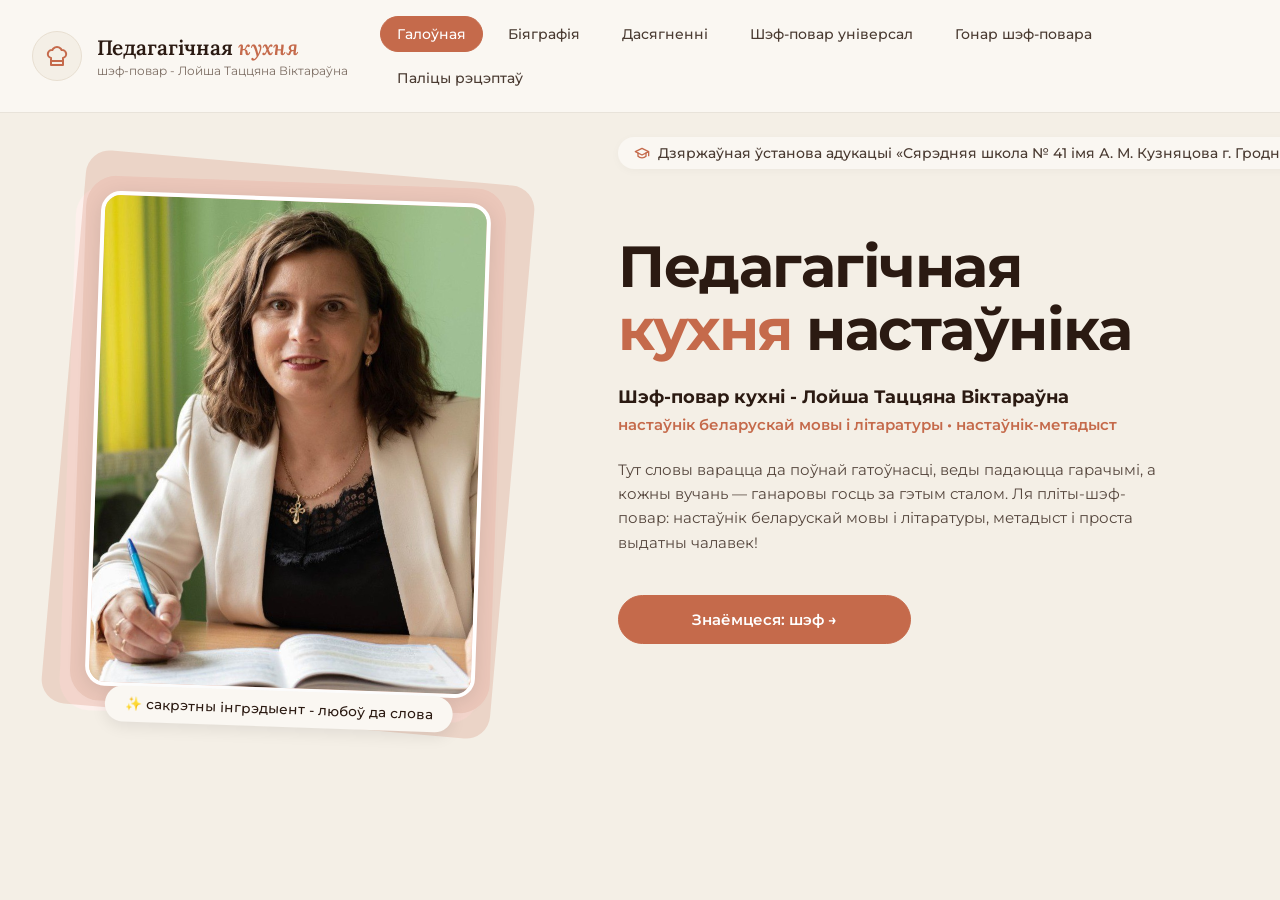
<file: index.html>
<!DOCTYPE html>
<html lang="be">

<head>
    <meta charset="UTF-8">
    <meta name="viewport" content="width=device-width, initial-scale=1.0">
    <title>Педагагічная кухня</title>
    <link rel="stylesheet" href="style.css">
</head>

<body>

    <div class="box">

        <!-- Шапка -->
        <header class="top">
            <div class="name">
                <!-- Блок логотипа и заголовка -->
                <div class="brand">
                    <div class="logo-icon">
                        <svg width="24" height="24" viewBox="0 0 24 24" fill="none" stroke="#c56a4b" stroke-width="2"
                            stroke-linecap="round" stroke-linejoin="round">
                            <path
                                d="M6 13.87A4 4 0 0 1 7.41 6a5.11 5.11 0 0 1 1.05-1.54 5 5 0 0 1 7.08 0A5.11 5.11 0 0 1 16.59 6 4 4 0 0 1 18 13.87V21H6Z">
                            </path>
                            <line x1="6" y1="17" x2="18" y2="17"></line>
                        </svg>
                    </div>
                    <div class="title-block">
                        <h1 class="main-title">Педагагічная <span class="red">кухня</span></h1>
                        <p class="subtitle">шэф-повар - Лойша Таццяна Віктараўна</p>
                    </div>
                </div>

                <!-- Навигационное меню -->
                <nav class="links">
                    <a href="index.html" class="active">Галоўная</a>
                    <a href="biography.html">Біяграфія</a>
                    <a href="achieve.html">Дасягненні</a>
                    <a href="nakirunki.html">Шэф-повар унiверсал</a>
                    <a href="students.html">Гонар шэф-повара</a>
                    <a href="library.html">Палiцы рэцэптаў</a>
                </nav>
            </div>
        </header>

        <!-- Левая зона с фото -->
        <div class="left">
            <div class="photo-wrap">
                <img src="img/teacher.jpg" alt="Фотография педагога" class="teacher">
                <div class="photo-badge">✨ сакрэтны інгрэдыент - любоў да слова</div>
            </div>
        </div>

        <!-- Правая зона с контентом -->
        <div class="right">

             <div class="school-badge">
                <svg width="16" height="16" viewBox="0 0 24 24" fill="none" stroke="#c56a4b" stroke-width="2"
                    stroke-linecap="round" stroke-linejoin="round">
                    <path d="M22 10v6M2 10l10-5 10 5-10 5z" />
                    <path d="M6 12v5c3 3 9 3 12 0v-5" />
                </svg>
                Дзяржаўная ўстанова адукацыі «Сярэдняя школа № 41 імя А. М. Кузняцова г. Гродна»
            </div>
<!-- 
            Плашка со школой
            <div class="school-badge"> -->
                <!-- <svg width="16" height="16" viewBox="0 0 24 24" fill="none" stroke="#c56a4b" stroke-width="2"
                    stroke-linecap="round" stroke-linejoin="round">
                    <path d="M22 10v6M2 10l10-5 10 5-10 5z" />
                    <path d="M6 12v5c3 3 9 3 12 0v-5" />
                </svg> -->
                <!-- «Сярэдняя школа № 41 імя А. М. Кузняцова г. Гродна»
            </div> -->

            <!-- Главный заголовок -->
            <h1 class="hero-title">
                Педагагічная<br>
                <span class="hero-red">кухня</span> настаўніка
            </h1>

            <!-- Подзаголовки -->
            <h2 class="hero-subtitle">Шэф-повар кухні - Лойша Таццяна Віктараўна</h2>
            <p class="hero-desc">настаўнік беларускай мовы i лiтаратуры • настаўнік-метадыст</p>

            <!-- Основной текст -->
            <p class="hero-text">
                Тут словы варацца да поўнай гатоўнасці, веды падаюцца гарачымі, а кожны вучань — ганаровы госць за гэтым
                сталом. Ля пліты-шэф-повар: настаўнік беларускай мовы і літаратуры, метадыст і проста выдатны чалавек!

            </p>

            <!-- Блок с кнопками (Сетка 2x2) -->
            <div class="hero-buttons">
                <!-- Первый ряд -->
                <a href="biography.html" class="btn btn-primary">Знаёмцеся: шэф &rarr;</a>

                <!-- <a href="achieve.html" class="btn btn-outline">
                    <svg width="18" height="18" viewBox="0 0 24 24" fill="none" stroke="currentColor" stroke-width="2"
                        stroke-linecap="round" stroke-linejoin="round">
                        <path d="M12 2v20M17 5H9.5a3.5 3.5 0 0 0 0 7h5a3.5 3.5 0 0 1 0 7H6" />
                    </svg>
                    Рецепты успеха
                </a>

                Второй ряд
                <a href="students.html" class="btn btn-outline">
                    <svg width="18" height="18" viewBox="0 0 24 24" fill="none" stroke="currentColor" stroke-width="2"
                        stroke-linecap="round" stroke-linejoin="round">
                        <path d="M3 2v7c0 1.1.9 2 2 2h4a2 2 0 0 0 2-2V2" />
                        <path d="M7 2v20" />
                        <path d="M21 15V2v0a5 5 0 0 0-5 5v6c0 1.1.9 2 2 2h3Zm0 0v7" />
                    </svg>
                    Фирменные блюда
                </a>

                <a href="#" class="btn btn-outline">
                    <svg width="18" height="18" viewBox="0 0 24 24" fill="none" stroke="currentColor" stroke-width="2"
                        stroke-linecap="round" stroke-linejoin="round">
                        <path d="M4 19.5A2.5 2.5 0 0 1 6.5 17H20" />
                        <path d="M6.5 2H20v20H6.5A2.5 2.5 0 0 1 4 19.5v-15A2.5 2.5 0 0 1 6.5 2z" />
                    </svg>
                    Полки рецептов
                </a>
            </div> -->

            </div>

        </div>
        <script src="script.js"></script>
</body>

</html>
</file>
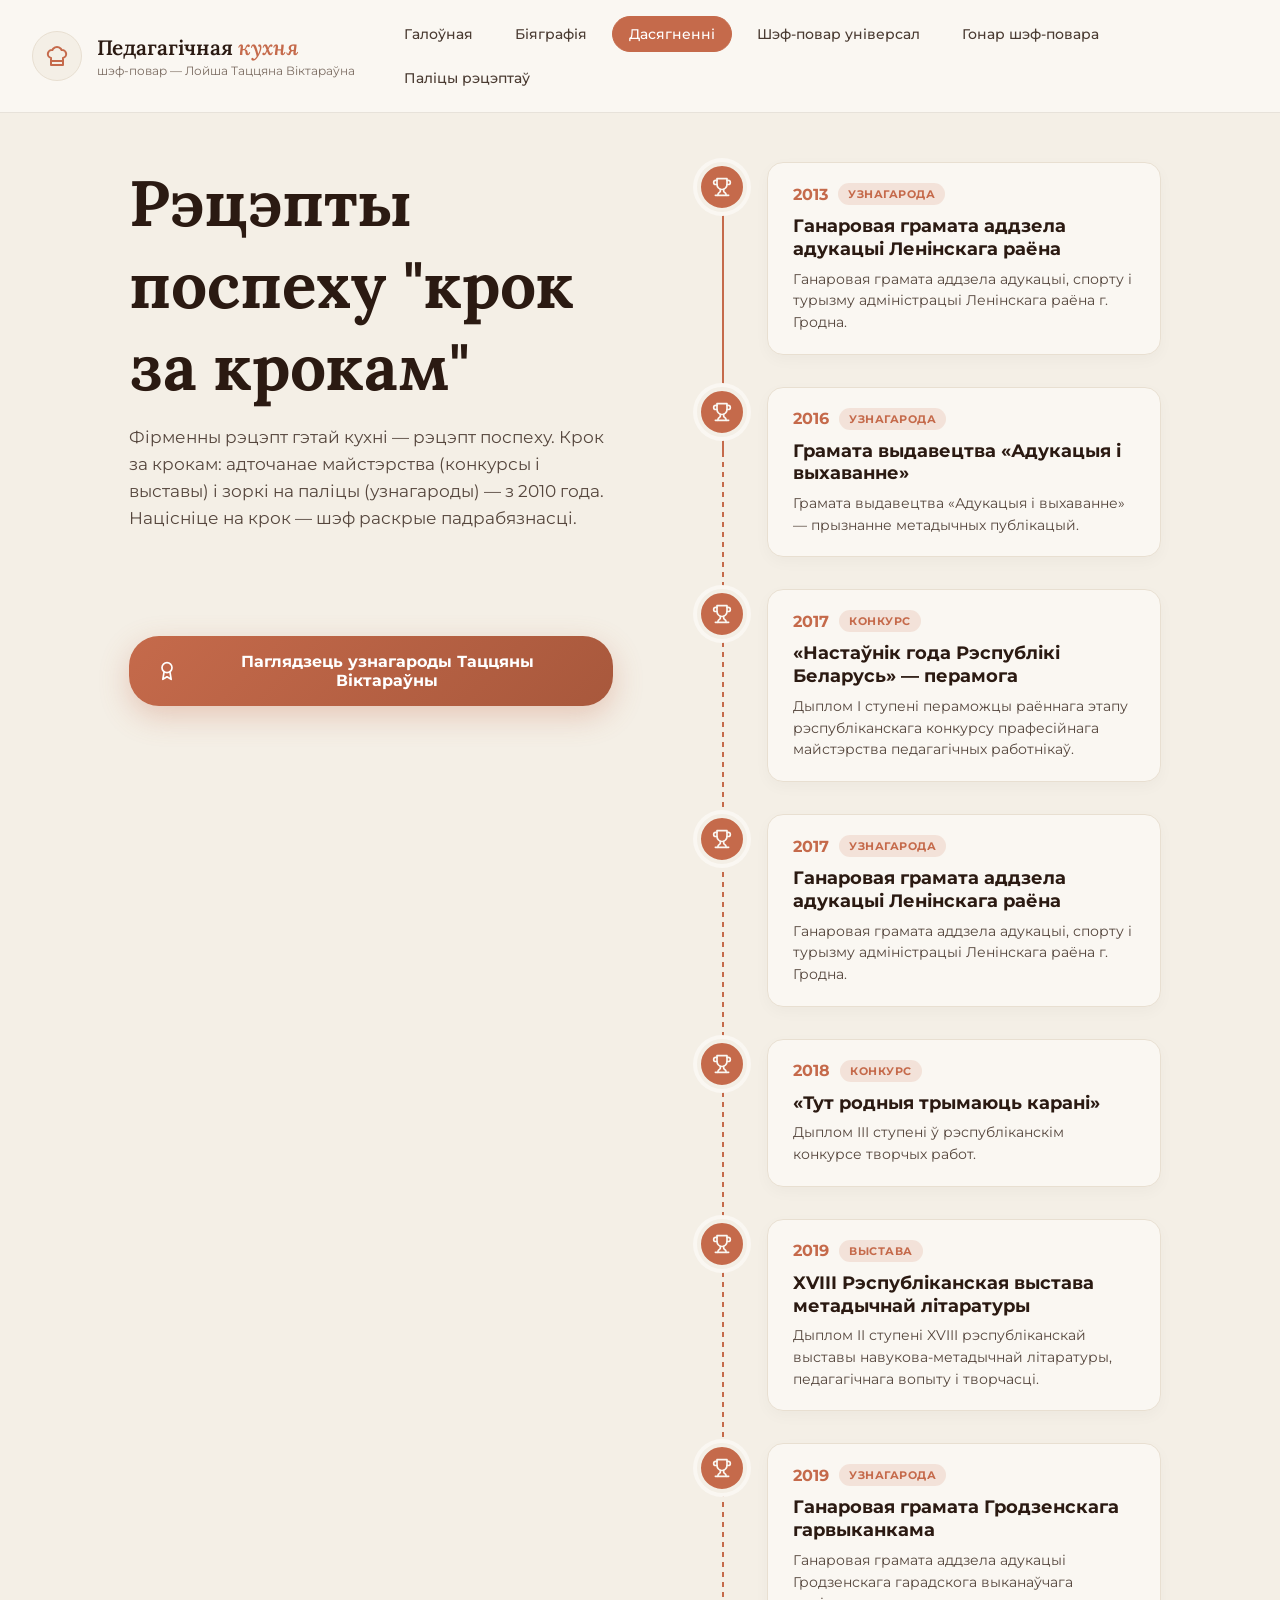
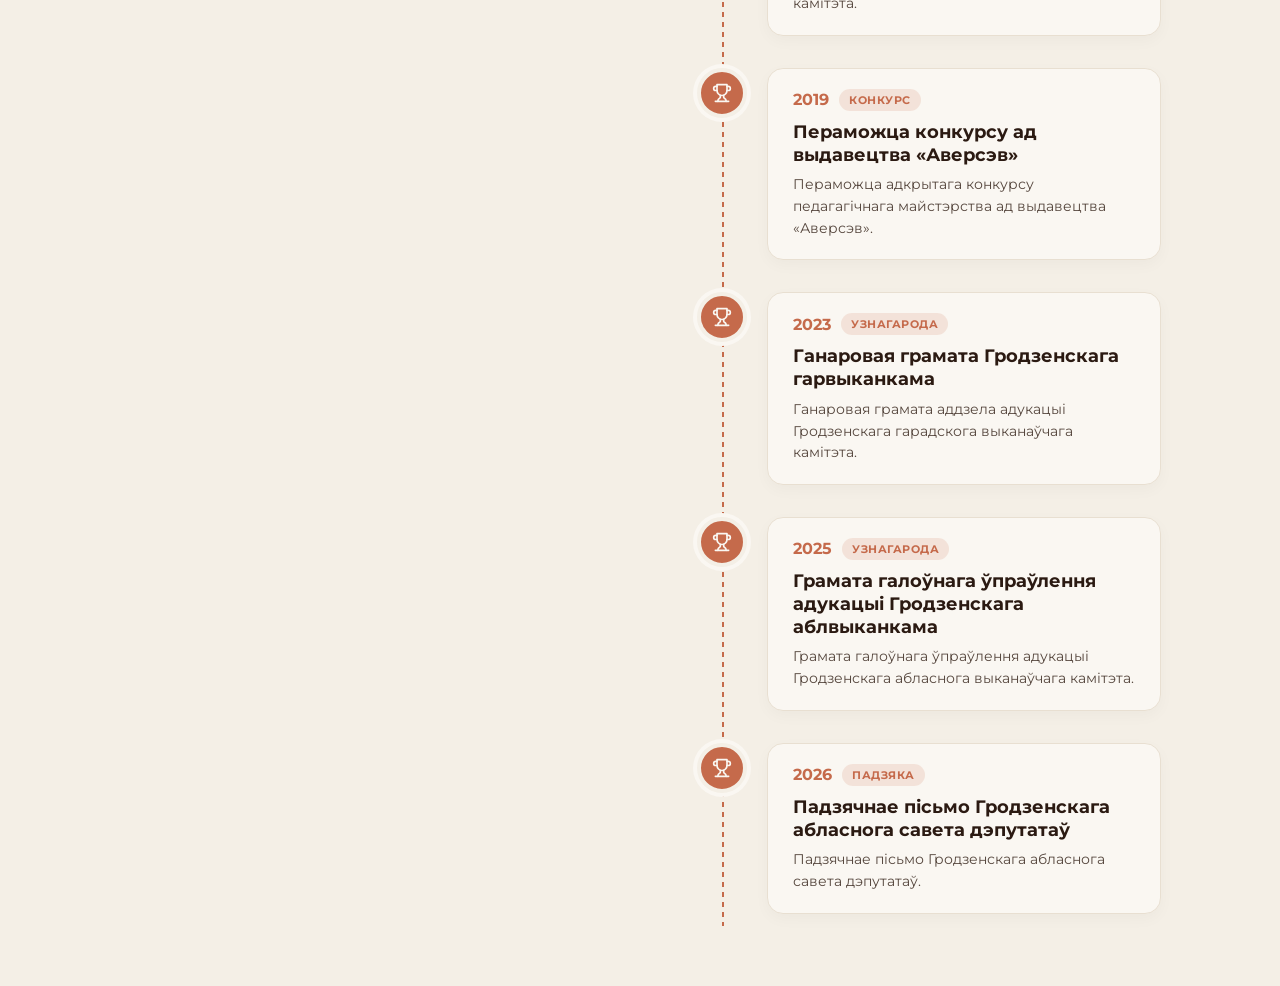
<file: achieve.html>
<!DOCTYPE html>
<html lang="be">

<head>
    <meta charset="UTF-8">
    <meta name="viewport" content="width=device-width, initial-scale=1.0">
    <title>Дасягненні — Педагагічная кухня</title>
    <link rel="stylesheet" href="style.css">
</head>

<body>
    <div class="box">
        <!-- Шапка -->
        <header class="top">
            <div class="name">
                <a href="index.html" class="brand-link">
                    <div class="brand">
                        <div class="logo-icon">
                            <svg width="24" height="24" viewBox="0 0 24 24" fill="none" stroke="#c56a4b"
                                stroke-width="2" stroke-linecap="round" stroke-linejoin="round">
                                <path
                                    d="M6 13.87A4 4 0 0 1 7.41 6a5.11 5.11 0 0 1 1.05-1.54 5 5 0 0 1 7.08 0A5.11 5.11 0 0 1 16.59 6 4 4 0 0 1 18 13.87V21H6Z">
                                </path>
                                <line x1="6" y1="17" x2="18" y2="17"></line>
                            </svg>
                        </div>
                        <div class="title-block">
                            <h1 class="main-title">Педагагічная <span class="red">кухня</span></h1>
                            <p class="subtitle">шэф-повар — Лойша Таццяна Віктараўна</p>
                        </div>
                    </div>
                </a>

                <nav class="links">
                    <a href="index.html">Галоўная</a>
                    <a href="biography.html">Біяграфія</a>
                    <a href="achieve.html" class="active">Дасягненні</a>
                    <a href="nakirunki.html">Шэф-повар унiверсал</a>
                    <a href="students.html">Гонар шэф-повара</a>
                    <a href="library.html">Палiцы рэцэптаў</a>
                </nav>
            </div>
        </header>

        <main class="achieve-main">

            <!-- Левая калонка -->
            <div class="achieve-left">
                <div class="bio-header" style="text-align: left; margin-bottom: 2rem;">
                    <h1 class="bio-title">Рэцэпты поспеху "крок за крокам"</h1>
                    <div class="bio-intro">
                        <p>Фірменны рэцэпт гэтай кухні — рэцэпт поспеху. Крок за крокам: адточанае майстэрства (конкурсы і
                            выставы) і зоркі на паліцы (узнагароды) — з 2010 года. Націсніце на крок — шэф раскрые
                            падрабязнасці.</p>
                    </div>
                </div>

                <!-- Кнопкі фільтрацыі -->
                <!-- <div class="filter-buttons">
                    <button class="filter-btn active" data-filter="all">Усе крокі</button>
                    <button class="filter-btn" data-filter="award">Зоркі · узнагароды</button>
                    <button class="filter-btn" data-filter="contest">Майстэрства · конкурсы</button>
                </div> -->

                <!-- Кнопка адкрыцця галерэі ўзнагарод -->
                <button class="achieve-open-btn" id="openAchieveGallery">
                    <svg width="20" height="20" viewBox="0 0 24 24" fill="none" stroke="currentColor" stroke-width="2" stroke-linecap="round" stroke-linejoin="round">
                        <circle cx="12" cy="8" r="6"></circle>
                        <path d="M15.477 12.89 17 22l-5-3-5 3 1.523-9.11"></path>
                    </svg>
                    Паглядзець узнагароды Таццяны Віктараўны
                </button>
            </div>

            <!-- Правая калонка (Таймлайн) -->
            <div class="achieve-right">

                <!-- Лініі для анімацыі -->
                <div class="timeline-line-bg"></div>
                <div class="timeline-line-active"></div>

                <div class="vertical-timeline">

                    <!-- 2013 -->
                    <div class="vt-item" data-type="award">
                        <div class="vt-icon">
                            <svg width="20" height="20" viewBox="0 0 24 24" fill="none" stroke="#faf7f2"
                                stroke-width="2" stroke-linecap="round" stroke-linejoin="round">
                                <path d="M6 9H4.5a2.5 2.5 0 0 1 0-5H6" />
                                <path d="M18 9h1.5a2.5 2.5 0 0 0 0-5H18" />
                                <path d="M4 22h16" />
                                <path d="M10 14.66V17c0 .55-.47.98-.97 1.21C7.85 18.75 7 20.24 7 22" />
                                <path d="M14 14.66V17c0 .55.47.98.97 1.21C16.15 18.75 17 20.24 17 22" />
                                <path d="M18 2H6v7a6 6 0 0 0 12 0V2Z" />
                            </svg>
                        </div>
                        <div class="vt-card">
                            <div class="vt-header">
                                <span class="vt-year">2013</span>
                                <span class="vt-tag">УЗНАГАРОДА</span>
                            </div>
                            <h3 class="vt-title">Ганаровая грамата аддзела адукацыі Ленінскага раёна</h3>
                            <p class="vt-text">Ганаровая грамата аддзела адукацыі, спорту і турызму адміністрацыі
                                Ленінскага раёна г. Гродна.</p>
                            <div class="vt-extra-text">
                                <p>Першая зорка на паліцы: раённае ўпраўленне адукацыі паспрабавала «страву» маладога
                                    педагога і пакінула першы захапляльны водгук.</p>
                            </div>
                        </div>
                    </div>

                    <!-- 2016 -->
                    <div class="vt-item" data-type="award">
                        <div class="vt-icon">
                            <svg width="20" height="20" viewBox="0 0 24 24" fill="none" stroke="#faf7f2"
                                stroke-width="2" stroke-linecap="round" stroke-linejoin="round">
                                <path d="M6 9H4.5a2.5 2.5 0 0 1 0-5H6" />
                                <path d="M18 9h1.5a2.5 2.5 0 0 0 0-5H18" />
                                <path d="M4 22h16" />
                                <path d="M10 14.66V17c0 .55-.47.98-.97 1.21C7.85 18.75 7 20.24 7 22" />
                                <path d="M14 14.66V17c0 .55.47.98.97 1.21C16.15 18.75 17 20.24 17 22" />
                                <path d="M18 2H6v7a6 6 0 0 0 12 0V2Z" />
                            </svg>
                        </div>
                        <div class="vt-card">
                            <div class="vt-header">
                                <span class="vt-year">2016</span>
                                <span class="vt-tag">УЗНАГАРОДА</span>
                            </div>
                            <h3 class="vt-title">Грамата выдавецтва «Адукацыя і выхаванне»</h3>
                            <p class="vt-text">Грамата выдавецтва «Адукацыя і выхаванне» — прызнанне метадычных
                                публікацый.</p>
                            <div class="vt-extra-text">
                                <p>Выдавецтва, якое выпускае асноўныя педагагічныя часопісы Беларусі, адзначыла ўклад
                                    шэфа ў агульную «кухарскую кнігу» прадмета.</p>
                            </div>
                        </div>
                    </div>

                    <!-- 2017 (Конкурс) -->
                    <div class="vt-item" data-type="contest">
                        <div class="vt-icon">
                            <svg width="20" height="20" viewBox="0 0 24 24" fill="none" stroke="#faf7f2"
                                stroke-width="2" stroke-linecap="round" stroke-linejoin="round">
                                <path d="M6 9H4.5a2.5 2.5 0 0 1 0-5H6" />
                                <path d="M18 9h1.5a2.5 2.5 0 0 0 0-5H18" />
                                <path d="M4 22h16" />
                                <path d="M10 14.66V17c0 .55-.47.98-.97 1.21C7.85 18.75 7 20.24 7 22" />
                                <path d="M14 14.66V17c0 .55.47.98.97 1.21C16.15 18.75 17 20.24 17 22" />
                                <path d="M18 2H6v7a6 6 0 0 0 12 0V2Z" />
                            </svg>
                        </div>
                        <div class="vt-card">
                            <div class="vt-header">
                                <span class="vt-year">2017</span>
                                <span class="vt-tag">КОНКУРС</span>
                            </div>
                            <h3 class="vt-title">«Настаўнік года Рэспублікі Беларусь» — перамога</h3>
                            <p class="vt-text">Дыплом I ступені пераможцы раённага этапу рэспубліканскага конкурсу
                                прафесійнага майстэрства педагагічных работнікаў.</p>
                            <div class="vt-extra-text">
                                <p>Галоўны конкурс педагогаў краіны пачынаецца з раённага этапу — і тут Таццяна
                                    Віктараўна даказала, што яе «кухня» гатуе на самым высокім узроўні: першае месца і
                                    Дыплом I ступені.</p>
                            </div>
                        </div>
                    </div>

                    <!-- 2017 (Узнагарода) -->
                    <div class="vt-item" data-type="award">
                        <div class="vt-icon">
                            <svg width="20" height="20" viewBox="0 0 24 24" fill="none" stroke="#faf7f2"
                                stroke-width="2" stroke-linecap="round" stroke-linejoin="round">
                                <path d="M6 9H4.5a2.5 2.5 0 0 1 0-5H6" />
                                <path d="M18 9h1.5a2.5 2.5 0 0 0 0-5H18" />
                                <path d="M4 22h16" />
                                <path d="M10 14.66V17c0 .55-.47.98-.97 1.21C7.85 18.75 7 20.24 7 22" />
                                <path d="M14 14.66V17c0 .55.47.98.97 1.21C16.15 18.75 17 20.24 17 22" />
                                <path d="M18 2H6v7a6 6 0 0 0 12 0V2Z" />
                            </svg>
                        </div>
                        <div class="vt-card">
                            <div class="vt-header">
                                <span class="vt-year">2017</span>
                                <span class="vt-tag">УЗНАГАРОДА</span>
                            </div>
                            <h3 class="vt-title">Ганаровая грамата аддзела адукацыі Ленінскага раёна</h3>
                            <p class="vt-text">Ганаровая грамата аддзела адукацыі, спорту і турызму адміністрацыі
                                Ленінскага раёна г. Гродна.</p>
                            <div class="vt-extra-text">
                                <p>Чарговае прызнанне заслуг педагога на раённым узроўні. Праца настаўніка была высока ацэнена кіраўніцтвам.</p>
                            </div>
                        </div>
                    </div>

                    <!-- 2018 -->
                    <div class="vt-item" data-type="contest">
                        <div class="vt-icon">
                            <svg width="20" height="20" viewBox="0 0 24 24" fill="none" stroke="#faf7f2"
                                stroke-width="2" stroke-linecap="round" stroke-linejoin="round">
                                <path d="M6 9H4.5a2.5 2.5 0 0 1 0-5H6" />
                                <path d="M18 9h1.5a2.5 2.5 0 0 0 0-5H18" />
                                <path d="M4 22h16" />
                                <path d="M10 14.66V17c0 .55-.47.98-.97 1.21C7.85 18.75 7 20.24 7 22" />
                                <path d="M14 14.66V17c0 .55.47.98.97 1.21C16.15 18.75 17 20.24 17 22" />
                                <path d="M18 2H6v7a6 6 0 0 0 12 0V2Z" />
                            </svg>
                        </div>
                        <div class="vt-card">
                            <div class="vt-header">
                                <span class="vt-year">2018</span>
                                <span class="vt-tag">КОНКУРС</span>
                            </div>
                            <h3 class="vt-title">«Тут родныя трымаюць карані»</h3>
                            <p class="vt-text">Дыплом ІІІ ступені ў рэспубліканскім конкурсе творчых работ.</p>
                            <div class="vt-extra-text">
                                <p>Конкурс, прысвечаны роднаму краю і роднаму слову, — блізкая педагогу тэма: карані
                                    нацыянальнай культуры сталі адным з галоўных «інгрэдыентаў» яе ўрокаў.</p>
                            </div>
                        </div>
                    </div>

                    <!-- 2019 (Выстава) -->
                    <div class="vt-item" data-type="contest">
                        <div class="vt-icon">
                            <svg width="20" height="20" viewBox="0 0 24 24" fill="none" stroke="#faf7f2"
                                stroke-width="2" stroke-linecap="round" stroke-linejoin="round">
                                <path d="M6 9H4.5a2.5 2.5 0 0 1 0-5H6" />
                                <path d="M18 9h1.5a2.5 2.5 0 0 0 0-5H18" />
                                <path d="M4 22h16" />
                                <path d="M10 14.66V17c0 .55-.47.98-.97 1.21C7.85 18.75 7 20.24 7 22" />
                                <path d="M14 14.66V17c0 .55.47.98.97 1.21C16.15 18.75 17 20.24 17 22" />
                                <path d="M18 2H6v7a6 6 0 0 0 12 0V2Z" />
                            </svg>
                        </div>
                        <div class="vt-card">
                            <div class="vt-header">
                                <span class="vt-year">2019</span>
                                <span class="vt-tag">ВЫСТАВА</span>
                            </div>
                            <h3 class="vt-title">XVIII Рэспубліканская выстава метадычнай літаратуры</h3>
                            <p class="vt-text">Дыплом II ступені XVIII рэспубліканскай выставы навукова-метадычнай
                                літаратуры, педагагічнага вопыту і творчасці.</p>
                            <div class="vt-extra-text">
                                <p>Рэспубліканская выстава — вітрына лепшага педагагічнага вопыту краіны. Дыплом II
                                    ступені пацвярджае: рэцэпты шэфа заказваюць і за межамі роднай школы.</p>
                            </div>
                        </div>
                    </div>

                    <!-- 2019 (Узнагарода) -->
                    <div class="vt-item" data-type="award">
                        <div class="vt-icon">
                            <svg width="20" height="20" viewBox="0 0 24 24" fill="none" stroke="#faf7f2"
                                stroke-width="2" stroke-linecap="round" stroke-linejoin="round">
                                <path d="M6 9H4.5a2.5 2.5 0 0 1 0-5H6" />
                                <path d="M18 9h1.5a2.5 2.5 0 0 0 0-5H18" />
                                <path d="M4 22h16" />
                                <path d="M10 14.66V17c0 .55-.47.98-.97 1.21C7.85 18.75 7 20.24 7 22" />
                                <path d="M14 14.66V17c0 .55.47.98.97 1.21C16.15 18.75 17 20.24 17 22" />
                                <path d="M18 2H6v7a6 6 0 0 0 12 0V2Z" />
                            </svg>
                        </div>
                        <div class="vt-card">
                            <div class="vt-header">
                                <span class="vt-year">2019</span>
                                <span class="vt-tag">УЗНАГАРОДА</span>
                            </div>
                            <h3 class="vt-title">Ганаровая грамата Гродзенскага гарвыканкама</h3>
                            <p class="vt-text">Ганаровая грамата аддзела адукацыі Гродзенскага гарадскога выканаўчага камітэта.</p>
                            <div class="vt-extra-text">
                                <p>Гарадскі ўзровень прызнання. Адміністрацыя горада адзначыла ўклад педагога ў развіццё адукацыі.</p>
                            </div>
                        </div>
                    </div>

                    <!-- 2019 (Конкурс) -->
                    <div class="vt-item" data-type="contest">
                        <div class="vt-icon">
                            <svg width="20" height="20" viewBox="0 0 24 24" fill="none" stroke="#faf7f2"
                                stroke-width="2" stroke-linecap="round" stroke-linejoin="round">
                                <path d="M6 9H4.5a2.5 2.5 0 0 1 0-5H6" />
                                <path d="M18 9h1.5a2.5 2.5 0 0 0 0-5H18" />
                                <path d="M4 22h16" />
                                <path d="M10 14.66V17c0 .55-.47.98-.97 1.21C7.85 18.75 7 20.24 7 22" />
                                <path d="M14 14.66V17c0 .55.47.98.97 1.21C16.15 18.75 17 20.24 17 22" />
                                <path d="M18 2H6v7a6 6 0 0 0 12 0V2Z" />
                            </svg>
                        </div>
                        <div class="vt-card">
                            <div class="vt-header">
                                <span class="vt-year">2019</span>
                                <span class="vt-tag">КОНКУРС</span>
                            </div>
                            <h3 class="vt-title">Пераможца конкурсу ад выдавецтва «Аверсэв»</h3>
                            <p class="vt-text">Пераможца адкрытага конкурсу педагагічнага майстэрства ад выдавецтва «Аверсэв».</p>
                            <div class="vt-extra-text">
                                <p>Прызнанне ад вядучага выдавецтва вучэбнай літаратуры. Конкурс сабраў лепшых педагогаў краіны.</p>
                            </div>
                        </div>
                    </div>

                    <!-- 2023 -->
                    <div class="vt-item" data-type="award">
                        <div class="vt-icon">
                            <svg width="20" height="20" viewBox="0 0 24 24" fill="none" stroke="#faf7f2"
                                stroke-width="2" stroke-linecap="round" stroke-linejoin="round">
                                <path d="M6 9H4.5a2.5 2.5 0 0 1 0-5H6" />
                                <path d="M18 9h1.5a2.5 2.5 0 0 0 0-5H18" />
                                <path d="M4 22h16" />
                                <path d="M10 14.66V17c0 .55-.47.98-.97 1.21C7.85 18.75 7 20.24 7 22" />
                                <path d="M14 14.66V17c0 .55.47.98.97 1.21C16.15 18.75 17 20.24 17 22" />
                                <path d="M18 2H6v7a6 6 0 0 0 12 0V2Z" />
                            </svg>
                        </div>
                        <div class="vt-card">
                            <div class="vt-header">
                                <span class="vt-year">2023</span>
                                <span class="vt-tag">УЗНАГАРОДА</span>
                            </div>
                            <h3 class="vt-title">Ганаровая грамата Гродзенскага гарвыканкама</h3>
                            <p class="vt-text">Ганаровая грамата аддзела адукацыі Гродзенскага гарадскога выканаўчага камітэта.</p>
                            <div class="vt-extra-text">
                                <p>Паўторнае прызнанне на гарадскім узроўні пацвярджае стабільна высокі ўзровень працы педагога.</p>
                            </div>
                        </div>
                    </div>

                    <!-- 2025 -->
                    <div class="vt-item" data-type="award">
                        <div class="vt-icon">
                            <svg width="20" height="20" viewBox="0 0 24 24" fill="none" stroke="#faf7f2"
                                stroke-width="2" stroke-linecap="round" stroke-linejoin="round">
                                <path d="M6 9H4.5a2.5 2.5 0 0 1 0-5H6" />
                                <path d="M18 9h1.5a2.5 2.5 0 0 0 0-5H18" />
                                <path d="M4 22h16" />
                                <path d="M10 14.66V17c0 .55-.47.98-.97 1.21C7.85 18.75 7 20.24 7 22" />
                                <path d="M14 14.66V17c0 .55.47.98.97 1.21C16.15 18.75 17 20.24 17 22" />
                                <path d="M18 2H6v7a6 6 0 0 0 12 0V2Z" />
                            </svg>
                        </div>
                        <div class="vt-card">
                            <div class="vt-header">
                                <span class="vt-year">2025</span>
                                <span class="vt-tag">УЗНАГАРОДА</span>
                            </div>
                            <h3 class="vt-title">Грамата галоўнага ўпраўлення адукацыі Гродзенскага аблвыканкама</h3>
                            <p class="vt-text">Грамата галоўнага ўпраўлення адукацыі Гродзенскага абласнога выканаўчага камітэта.</p>
                            <div class="vt-extra-text">
                                <p>Абласны ўзровень — высокае прызнанне прафесіяналізму і значнага ўкладу ў развіццё сістэмы адукацыі рэгіёна.</p>
                            </div>
                        </div>
                    </div>

                    <!-- 2026 -->
                    <div class="vt-item" data-type="award">
                        <div class="vt-icon">
                            <svg width="20" height="20" viewBox="0 0 24 24" fill="none" stroke="#faf7f2"
                                stroke-width="2" stroke-linecap="round" stroke-linejoin="round">
                                <path d="M6 9H4.5a2.5 2.5 0 0 1 0-5H6" />
                                <path d="M18 9h1.5a2.5 2.5 0 0 0 0-5H18" />
                                <path d="M4 22h16" />
                                <path d="M10 14.66V17c0 .55-.47.98-.97 1.21C7.85 18.75 7 20.24 7 22" />
                                <path d="M14 14.66V17c0 .55.47.98.97 1.21C16.15 18.75 17 20.24 17 22" />
                                <path d="M18 2H6v7a6 6 0 0 0 12 0V2Z" />
                            </svg>
                        </div>
                        <div class="vt-card">
                            <div class="vt-header">
                                <span class="vt-year">2026</span>
                                <span class="vt-tag">ПАДЗЯКА</span>
                            </div>
                            <h3 class="vt-title">Падзячнае пісьмо Гродзенскага абласнога савета дэпутатаў</h3>
                            <p class="vt-text">Падзячнае пісьмо Гродзенскага абласнога савета дэпутатаў.</p>
                            <div class="vt-extra-text">
                                <p>Высокая ацэнка на ўзроўні абласнога заканадаўчага органа. Сведчанне прызнання шматгадовай добрасумленнай працы і прафесіяналізму.</p>
                            </div>
                        </div>
                    </div>

                </div>
            </div>

        </main>
    </div>

    <!-- Кнопка «Наверх» -->
    <button class="scroll-top-btn" id="scrollTopBtn" aria-label="Наверх">
        <svg width="24" height="24" viewBox="0 0 24 24" fill="none" stroke="currentColor" stroke-width="2"
            stroke-linecap="round" stroke-linejoin="round">
            <line x1="12" y1="19" x2="12" y2="5"></line>
            <polyline points="5 12 12 5 19 12"></polyline>
        </svg>
    </button>

    <!-- МАДАЛЬНАЕ АКНО: ГАЛЕРЭЯ ЎЗНАГАРОД -->
    <div class="achieve-modal" id="achieveModal">
        <div class="achieve-modal-content">
            <button class="achieve-modal-close" id="closeAchieveGallery" aria-label="Закрыць">&times;</button>

            <div class="achieve-slider" id="achieveSlider">
                <div class="achieve-slider-track" id="achieveSliderTrack">
                    <div class="achieve-slide"><img src="img/1d.jpg" alt="Дасягненне 1"></div>
                    <div class="achieve-slide"><img src="img/2d.jpg" alt="Дасягненне 2"></div>
                    <div class="achieve-slide"><img src="img/3d.jpg" alt="Дасягненне 3"></div>
                    <div class="achieve-slide"><img src="img/4d.jpg" alt="Дасягненне 4"></div>
                    <div class="achieve-slide"><img src="img/5d.jpg" alt="Дасягненне 5"></div>
                    <div class="achieve-slide"><img src="img/6d.jpg" alt="Дасягненне 6"></div>
                    <div class="achieve-slide"><img src="img/7d.jpg" alt="Дасягненне 7"></div>
                    <div class="achieve-slide"><img src="img/8d.jpg" alt="Дасягненне 8"></div>
                    <div class="achieve-slide"><img src="img/9d.jpg" alt="Дасягненне 9"></div>
                    <div class="achieve-slide"><img src="img/10d.jpg" alt="Дасягненне 10"></div>
                    <div class="achieve-slide"><img src="img/11d.jpg" alt="Дасягненне 11"></div>
                    <div class="achieve-slide"><img src="img/12d.jpg" alt="Дасягненне 12"></div>
                    <div class="achieve-slide"><img src="img/13d.jpg" alt="Дасягненне 13"></div>
                    <div class="achieve-slide"><img src="img/14d.jpg" alt="Дасягненне 14"></div>
                    <div class="achieve-slide"><img src="img/15d.jpg" alt="Дасягненне 15"></div>
                </div>

                <button class="achieve-slider-btn prev" id="achievePrev" aria-label="Назад">
                    <svg width="22" height="22" viewBox="0 0 24 24" fill="none" stroke="currentColor" stroke-width="2" stroke-linecap="round" stroke-linejoin="round"><polyline points="15 18 9 12 15 6"></polyline></svg>
                </button>
                <button class="achieve-slider-btn next" id="achieveNext" aria-label="Уперад">
                    <svg width="22" height="22" viewBox="0 0 24 24" fill="none" stroke="currentColor" stroke-width="2" stroke-linecap="round" stroke-linejoin="round"><polyline points="9 18 15 12 9 6"></polyline></svg>
                </button>

                <div class="achieve-slider-dots" id="achieveDots"></div>
            </div>
        </div>
    </div>

    <!-- Падключаем скрыпт (асноўны) -->
    <script src="script.js"></script>

    <!-- Скрыпт для анімацыі лініі і кнопкі «Наверх» -->
    <script>
        document.addEventListener('DOMContentLoaded', function () {
            // === АНІМАЦЫЯ ЛІНІІ ПРЫ СКРОЛЕ ===
            const lineActive = document.querySelector('.timeline-line-active');
            const rightColumn = document.querySelector('.achieve-right');

            if (lineActive && rightColumn) {
                function updateLine() {
                    const rect = rightColumn.getBoundingClientRect();
                    const windowHeight = window.innerHeight;

                    const startPoint = rect.top + 20;
                    const endPoint = rect.bottom - 20;
                    const screenCenter = windowHeight / 2;

                    let heightPx = screenCenter - startPoint;
                    const maxLength = endPoint - startPoint;

                    if (heightPx < 0) heightPx = 0;
                    if (heightPx > maxLength) heightPx = maxLength;

                    const percent = (heightPx / maxLength) * 100;
                    lineActive.style.height = percent + '%';
                }

                window.addEventListener('scroll', updateLine);
                window.addEventListener('resize', updateLine);
                updateLine();
            }

            // === КНОПКА «НАВЕРХ» ===
            const scrollTopBtn = document.getElementById('scrollTopBtn');
            if (scrollTopBtn) {
                window.addEventListener('scroll', function () {
                    if (window.scrollY > 300) {
                        scrollTopBtn.style.opacity = '1';
                        scrollTopBtn.style.pointerEvents = 'auto';
                    } else {
                        scrollTopBtn.style.opacity = '0';
                        scrollTopBtn.style.pointerEvents = 'none';
                    }
                });

                scrollTopBtn.addEventListener('click', function () {
                    window.scrollTo({
                        top: 0,
                        behavior: 'smooth'
                    });
                });
            }
        });
    </script>
</body>

</html>
</file>
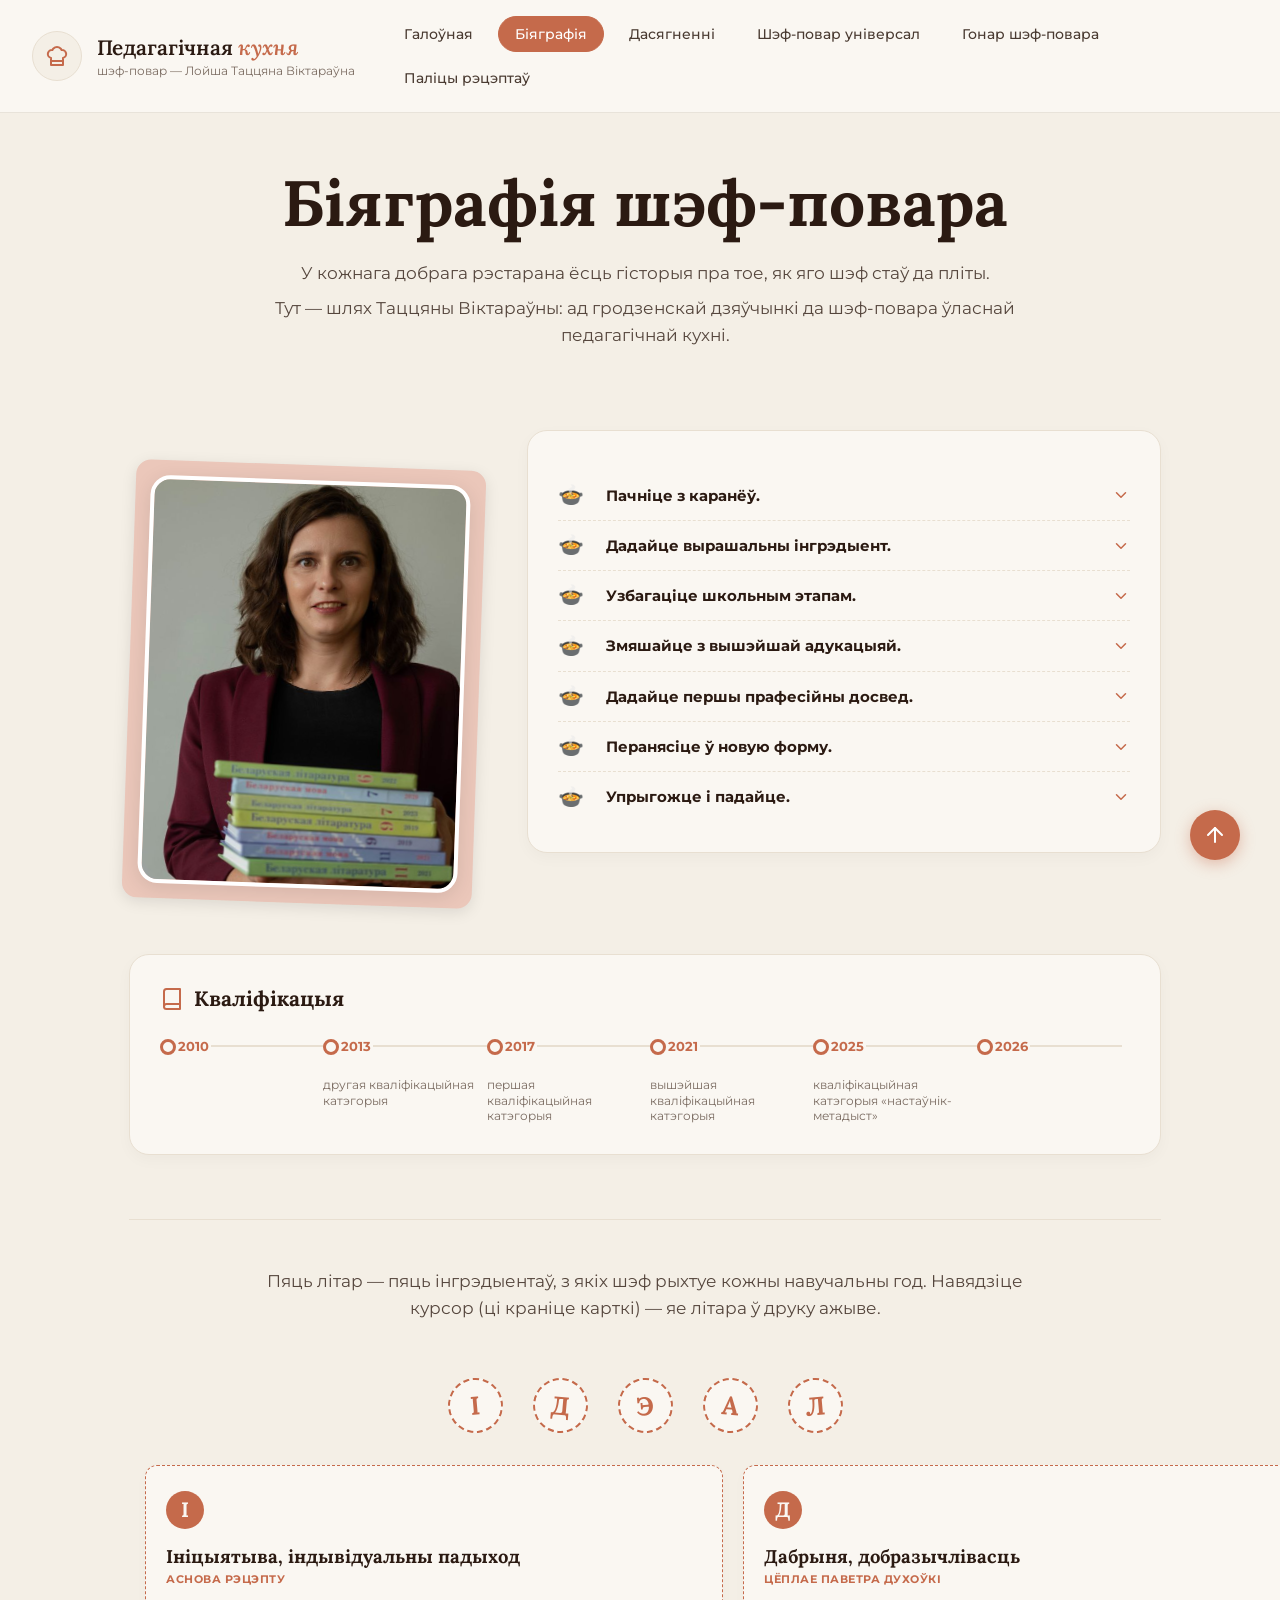
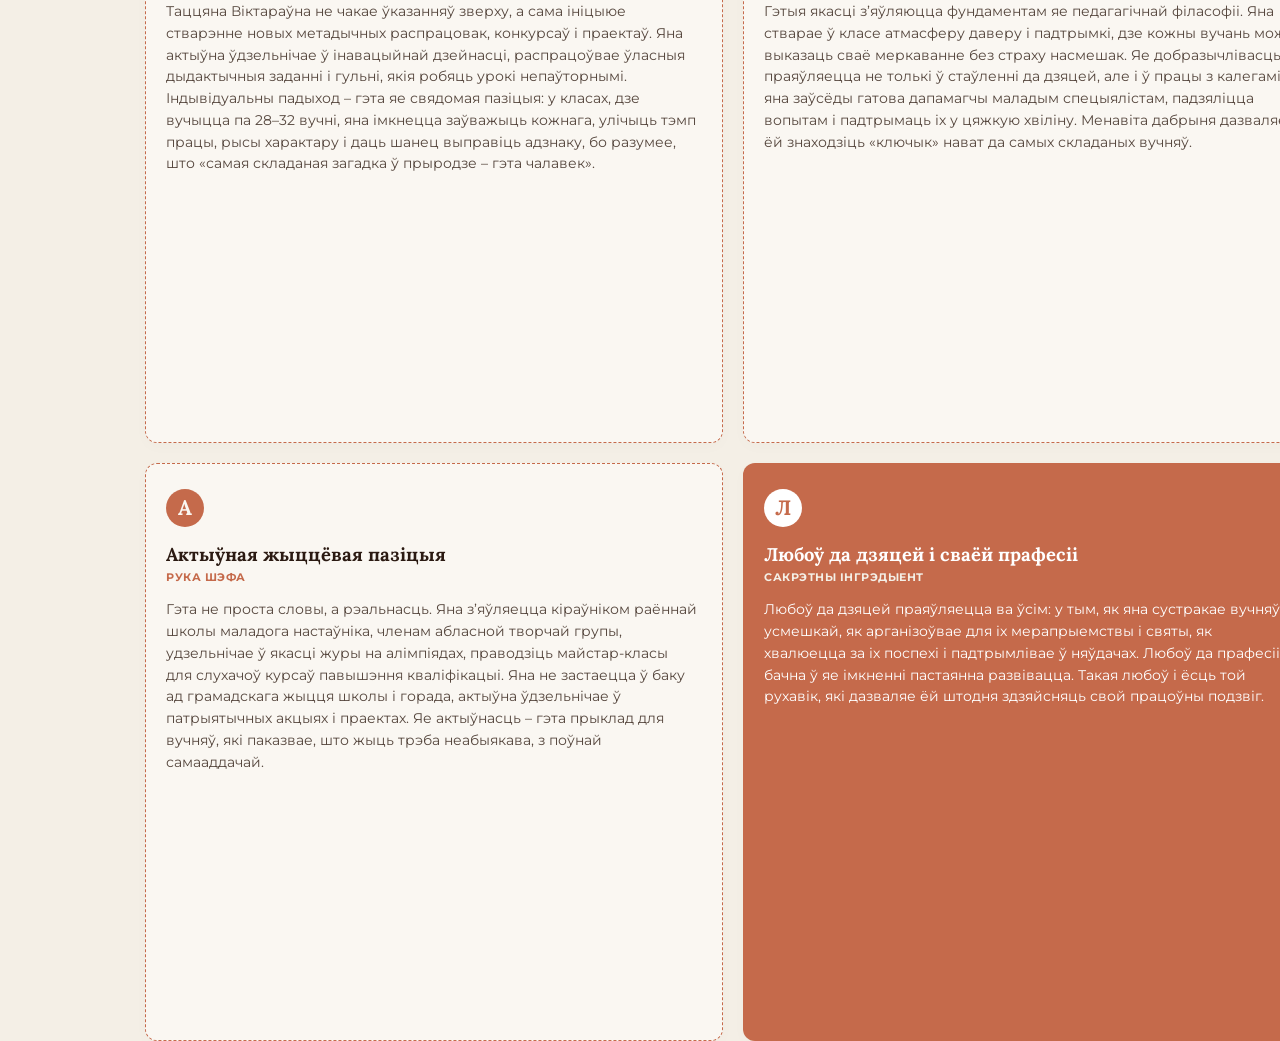
<file: biography.html>
<!DOCTYPE html>
<html lang="be">

<head>
    <meta charset="UTF-8">
    <meta name="viewport" content="width=device-width, initial-scale=1.0">
    <title>Біяграфія — Педагагічная кухня</title>
    <link rel="stylesheet" href="style.css">
</head>

<body>

    <div class="box">
        <!-- Шапка -->
        <header class="top">
            <div class="name">
                <a href="index.html" class="brand-link">
                    <div class="brand">
                        <div class="logo-icon">
                            <svg width="24" height="24" viewBox="0 0 24 24" fill="none" stroke="#c56a4b"
                                stroke-width="2" stroke-linecap="round" stroke-linejoin="round">
                                <path
                                    d="M6 13.87A4 4 0 0 1 7.41 6a5.11 5.11 0 0 1 1.05-1.54 5 5 0 0 1 7.08 0A5.11 5.11 0 0 1 16.59 6 4 4 0 0 1 18 13.87V21H6Z">
                                </path>
                                <line x1="6" y1="17" x2="18" y2="17"></line>
                            </svg>
                        </div>
                        <div class="title-block">
                            <h1 class="main-title">Педагагічная <span class="red">кухня</span></h1>
                            <p class="subtitle">шэф-повар — Лойша Таццяна Віктараўна</p>
                        </div>
                    </div>
                </a>

                <nav class="links">
                    <a href="index.html">Галоўная</a>
                    <a href="biography.html" class="active">Біяграфія</a>
                    <a href="achieve.html">Дасягненні</a>
                    <a href="nakirunki.html">Шэф-повар унiверсал</a>
                    <a href="students.html">Гонар шэф-повара</a>
                    <a href="library.html">Палiцы рэцэптаў</a>
                </nav>
            </div>
        </header>

        <!-- Асноўны кантэнт біяграфіі -->
        <main class="bio-main">

            <!-- Тэкст над карцінкай -->
            <div class="bio-header">
                <h1 class="bio-title">Біяграфія шэф-повара</h1>
                <div class="bio-intro">
                    <p>У кожнага добрага рэстарана ёсць гісторыя пра тое, як яго шэф стаў да пліты.</p>
                    <p>Тут — шлях Таццяны Віктараўны: ад гродзенскай дзяўчынкі да шэф-повара ўласнай педагагічнай кухні.
                    </p>
                </div>
            </div>

            <!-- Сетка: фота злева, запіскі справа -->
            <div class="bio-grid">
                <div class="bio-left">
                    <div class="photo-wrap bio-photo">
                        <img src="img/12.jpg" alt="Лойша Таццяна Віктараўна" class="teacher">
                    </div>
                </div>

                <div class="bio-right">
                    <div class="bio-quote">
                        <div class="quote-text">

                            <div class="quote-item">
                                <button class="quote-toggle" type="button">
                                    <span class="quote-sticker">🍲</span>
                                    <span class="quote-toggle-title">Пачніце з каранёў.</span>
                                    <svg class="quote-arrow" width="18" height="18" viewBox="0 0 24 24" fill="none"
                                        stroke="currentColor" stroke-width="2" stroke-linecap="round"
                                        stroke-linejoin="round">
                                        <polyline points="6 9 12 15 18 9"></polyline>
                                    </svg>
                                </button>
                                <div class="quote-body">
                                    <p>23 лютага 1988 года ў вёсцы Левыя Масты Мастоўскага раёна Гродзенскай вобласці
                                        з’явілася на свет будучая настаўніца. Некалькі гадоў сям'я жыла ў вёсцы, дзе ўсе
                                        размаўлялі па-беларуску. Менавіта тады ў дзіцяці зарадзілася любоў да роднай
                                        мовы. Гэта першы, базавы пласт густу, які нічым не замяніць.</p>
                                </div>
                            </div>

                            <div class="quote-item">
                                <button class="quote-toggle" type="button">
                                    <span class="quote-sticker">🍲</span>
                                    <span class="quote-toggle-title">Дадайце вырашальны інгрэдыент.</span>
                                    <svg class="quote-arrow" width="18" height="18" viewBox="0 0 24 24" fill="none"
                                        stroke="currentColor" stroke-width="2" stroke-linecap="round"
                                        stroke-linejoin="round">
                                        <polyline points="6 9 12 15 18 9"></polyline>
                                    </svg>
                                </button>
                                <div class="quote-body">
                                    <p>У 7 класе адбылася сустрэча з настаўніцай беларускай мовы і літаратуры. Яе вобраз
                                        — «жанчыны элегантнай, моцнай і пяшчотнай адначасова» — стаў тым ідэалам, да
                                        якога захацелася імкнуцца. Менавіта тады, у 7 класе, прыйшло цвёрдае рашэнне:
                                        стаць настаўнікам беларускай мовы і літаратуры. Гэты інгрэдыент дадаецца
                                        аднаразова, але вызначае ўвесь далейшы смак.</p>
                                </div>
                            </div>

                            <div class="quote-item">
                                <button class="quote-toggle" type="button">
                                    <span class="quote-sticker">🍲</span>
                                    <span class="quote-toggle-title">Узбагаціце школьным этапам.</span>
                                    <svg class="quote-arrow" width="18" height="18" viewBox="0 0 24 24" fill="none"
                                        stroke="currentColor" stroke-width="2" stroke-linecap="round"
                                        stroke-linejoin="round">
                                        <polyline points="6 9 12 15 18 9"></polyline>
                                    </svg>
                                </button>
                                <div class="quote-body">
                                    <p>Вучоба ішла вельмі добра: школа скончана з залатым медалём і атэстатам з
                                        адзнакай. З 8 класа — удзел у алімпіядах па беларускай мове і літаратуры, шмат
                                        чытання. Сама Таццяна Віктараўна прызнаецца: «душа больш ляжала да моў і
                                        літаратур». Перамяшайце ўсё гэта старанна — атрымаецца трывалая аснова.</p>
                                </div>
                            </div>

                            <div class="quote-item">
                                <button class="quote-toggle" type="button">
                                    <span class="quote-sticker">🍲</span>
                                    <span class="quote-toggle-title">Змяшайце з вышэйшай адукацыяй.</span>
                                    <svg class="quote-arrow" width="18" height="18" viewBox="0 0 24 24" fill="none"
                                        stroke="currentColor" stroke-width="2" stroke-linecap="round"
                                        stroke-linejoin="round">
                                        <polyline points="6 9 12 15 18 9"></polyline>
                                    </svg>
                                </button>
                                <div class="quote-body">
                                    <p>У 2005 годзе паступіла ў Гродзенскі дзяржаўны ўніверсітэт імя Янкі Купалы на
                                        спецыяльнасць «Беларуская філалогія». Вучылася да 2010 года, пакуль не атрымала
                                        кваліфікацыю «Філолаг. Выкладчык беларускай мовы і літаратуры». Універсітэт
                                        скончыла з чырвоным дыпломам.</p>
                                </div>
                            </div>

                            <div class="quote-item">
                                <button class="quote-toggle" type="button">
                                    <span class="quote-sticker">🍲</span>
                                    <span class="quote-toggle-title">Дадайце першы прафесійны досвед.</span>
                                    <svg class="quote-arrow" width="18" height="18" viewBox="0 0 24 24" fill="none"
                                        stroke="currentColor" stroke-width="2" stroke-linecap="round"
                                        stroke-linejoin="round">
                                        <polyline points="6 9 12 15 18 9"></polyline>
                                    </svg>
                                </button>
                                <div class="quote-body">
                                    <p>У тым жа 2010 годзе прыступіла да першага месца працы — дзяржаўная ўстанова
                                        адукацыі «Сярэдняя школа № 8 г. Гродна». За гэты час закончыла магістратуру па
                                        спецыяльнасці «Мовазнаўства».</p>
                                </div>
                            </div>

                            <div class="quote-item">
                                <button class="quote-toggle" type="button">
                                    <span class="quote-sticker">🍲</span>
                                    <span class="quote-toggle-title">Перанясіце ў новую форму.</span>
                                    <svg class="quote-arrow" width="18" height="18" viewBox="0 0 24 24" fill="none"
                                        stroke="currentColor" stroke-width="2" stroke-linecap="round"
                                        stroke-linejoin="round">
                                        <polyline points="6 9 12 15 18 9"></polyline>
                                    </svg>
                                </button>
                                <div class="quote-body">
                                    <p>З 28 жніўня 2019 года перайшла працаваць у дзяржаўную ўстанову адукацыі «Сярэдняя
                                        школа № 41 імя А.М. Кузняцова г. Гродна».</p>
                                </div>
                            </div>

                            <div class="quote-item">
                                <button class="quote-toggle" type="button">
                                    <span class="quote-sticker">🍲</span>
                                    <span class="quote-toggle-title">Упрыгожце і падайце.</span>
                                    <svg class="quote-arrow" width="18" height="18" viewBox="0 0 24 24" fill="none"
                                        stroke="currentColor" stroke-width="2" stroke-linecap="round"
                                        stroke-linejoin="round">
                                        <polyline points="6 9 12 15 18 9"></polyline>
                                    </svg>
                                </button>
                                <div class="quote-body">
                                    <p>На дадзены момант мае кваліфікацыйную катэгорыю «настаўнік-метадыст». Педагагічны
                                        стаж складае больш за 15 гадоў. Менавіта столькі часу робіць густ па-сапраўднаму
                                        багатым.</p>
                                </div>
                            </div>

                        </div>
                    </div>
                </div>
            </div>

            <!-- Блок: Адукацыя і кваліфікацыя (ЛЕНТА ЧАСУ ЗВЕРХУ) -->
            <div class="education-section">
                <div class="education-card">
                    <div class="edu-title">
                        <svg width="24" height="24" viewBox="0 0 24 24" fill="none" stroke="#c56a4b" stroke-width="2"
                            stroke-linecap="round" stroke-linejoin="round">
                            <path d="M4 19.5A2.5 2.5 0 0 1 6.5 17H20" />
                            <path d="M6.5 2H20v20H6.5A2.5 2.5 0 0 1 4 19.5v-15A2.5 2.5 0 0 1 6.5 2z" />
                        </svg>
                        Кваліфікацыя
                    </div>

                    <div class="timeline-horizontal">
                        <!-- 2010 -->
                        <div class="tl-h-item">
                            <div class="tl-h-top">
                                <div class="tl-h-dot"></div>
                                <div class="tl-h-year">2010</div>
                            </div>
                            <div class="tl-h-content">
                                <h4 class="tl-h-title"></h4>
                                <p class="tl-h-text"></p>
                            </div>
                        </div>

                        <!-- 2013 -->
                        <div class="tl-h-item">
                            <div class="tl-h-top">
                                <div class="tl-h-dot"></div>
                                <div class="tl-h-year">2013</div>
                            </div>
                            <div class="tl-h-content">
                                <h4 class="tl-h-title"></h4>
                                <p class="tl-h-text">другая кваліфікацыйная катэгорыя</p>
                            </div>
                        </div>

                        <!-- 2017 -->
                        <div class="tl-h-item">
                            <div class="tl-h-top">
                                <div class="tl-h-dot"></div>
                                <div class="tl-h-year">2017</div>
                            </div>
                            <div class="tl-h-content">
                                <h4 class="tl-h-title"></h4>
                                <p class="tl-h-text">першая кваліфікацыйная катэгорыя</p>
                            </div>
                        </div>

                        <!-- 2021 -->
                        <div class="tl-h-item">
                            <div class="tl-h-top">
                                <div class="tl-h-dot"></div>
                                <div class="tl-h-year">2021</div>
                            </div>
                            <div class="tl-h-content">
                                <h4 class="tl-h-title"></h4>
                                <p class="tl-h-text">вышэйшая кваліфікацыйная катэгорыя</p>
                            </div>
                        </div>

                        <!-- 2025 -->
                        <div class="tl-h-item">
                            <div class="tl-h-top">
                                <div class="tl-h-dot"></div>
                                <div class="tl-h-year">2025</div>
                            </div>
                            <div class="tl-h-content">
                                <h4 class="tl-h-title"></h4>
                                <p class="tl-h-text">кваліфікацыйная катэгорыя «настаўнік-метадыст»</p>
                            </div>
                        </div>

                        <!-- 2026 -->
                        <div class="tl-h-item">
                            <div class="tl-h-top">
                                <div class="tl-h-dot"></div>
                                <div class="tl-h-year">2026</div>
                            </div>
                            <div class="tl-h-content">
                                <h4 class="tl-h-title"></h4>
                                <p class="tl-h-text"></p>
                            </div>
                        </div>
                    </div>
                </div>
            </div>

            <!-- Блок: І, Д, Э, А, Л (ЦЯПЕР ЗНІЗУ) -->
            <div class="ingredients-section">

                <div class="ingredients-header">
                    <p class="ingredients-intro"
                        style="text-align: center; max-width: 800px; margin: 0 auto 1rem auto;">
                        Пяць літар — пяць інгрэдыентаў, з якіх шэф рыхтуе кожны навучальны год. Навядзіце курсор (ці
                        кранiце карткі) — яе літара ў друку ажыве.
                    </p>
                </div>

                <!-- Рад з пячаткамі зверху (над карткамі) -->
                <div class="ideal-stamps">
                    <div class="stamp" data-stamp="І">І</div>
                    <div class="stamp" data-stamp="Д">Д</div>
                    <div class="stamp" data-stamp="Э">Э</div>
                    <div class="stamp" data-stamp="А">А</div>
                    <div class="stamp" data-stamp="Л">Л</div>
                </div>

                <div class="ideal-grid">

                    <!-- І -->
                    <div class="ideal-card" data-letter="І">
                        <div class="ideal-circle">І</div>
                        <h3 class="ideal-title">Ініцыятыва, індывідуальны падыход</h3>
                        <span class="ideal-subtitle">АСНОВА РЭЦЭПТУ</span>
                        <div class="ideal-body">
                            <p>Таццяна Віктараўна не чакае ўказанняў зверху, а сама ініцыюе стварэнне новых метадычных
                                распрацовак, конкурсаў і праектаў. Яна актыўна ўдзельнічае ў інавацыйнай дзейнасці,
                                распрацоўвае ўласныя дыдактычныя заданні і гульні, якія робяць урокі непаўторнымі.
                                Індывідуальны падыход – гэта яе свядомая пазіцыя: у класах, дзе вучыцца па 28–32 вучні,
                                яна імкнецца заўважыць кожнага, улічыць тэмп працы, рысы характару і даць шанец
                                выправіць адзнаку, бо разумее, што «самая складаная загадка ў прыродзе – гэта чалавек».
                            </p>
                        </div>
                    </div>

                    <!-- Д -->
                    <div class="ideal-card" data-letter="Д">
                        <div class="ideal-circle">Д</div>
                        <h3 class="ideal-title">Дабрыня, добразычлівасць</h3>
                        <span class="ideal-subtitle">ЦЁПЛАЕ ПАВЕТРА ДУХОЎКІ</span>
                        <div class="ideal-body">
                            <p>Гэтыя якасці з’яўляюцца фундаментам яе педагагічнай філасофіі. Яна стварае ў класе
                                атмасферу даверу і падтрымкі, дзе кожны вучань можа выказаць сваё меркаванне без страху
                                насмешак. Яе добразычлівасць праяўляецца не толькі ў стаўленні да дзяцей, але і ў працы
                                з калегамі: яна заўсёды гатова дапамагчы маладым спецыялістам, падзяліцца вопытам і
                                падтрымаць іх у цяжкую хвіліну. Менавіта дабрыня дазваляе ёй знаходзіць «ключык» нават
                                да самых складаных вучняў.</p>
                        </div>
                    </div>

                    <!-- Э -->
                    <div class="ideal-card" data-letter="Э">
                        <div class="ideal-circle">Э</div>
                        <h3 class="ideal-title">Энергія, эксперымент</h3>
                        <span class="ideal-subtitle">КОШЫК СВЕЖЫХ ПРАДУКТАЎ</span>
                        <div class="ideal-body">
                            <p>Таццяна Віктараўна – чалавек невычэрпнай энергіі. Яна адначасова вучыць, кіруе класам,
                                піша артыкулы, выдае дапаможнікі, выступае на канферэнцыях і вядзе Instagram. Яе энергія
                                заражае вучняў і калег. Эксперымент – гэта яе творчае крэда: яна не баіцца ўкараняць
                                новыя тэхналогіі, выкарыстоўваць інтэрнэт-сэрвісы, ствараць аўтарскія гульні і квэсты.
                                Менавіта дзякуючы схільнасці да эксперыментаў яе ўрокі становяцца сучаснымі, цікавымі і
                                запамінальнымі.</p>
                        </div>
                    </div>

                    <!-- А -->
                    <div class="ideal-card" data-letter="А">
                        <div class="ideal-circle">А</div>
                        <h3 class="ideal-title">Актыўная жыццёвая пазіцыя</h3>
                        <span class="ideal-subtitle">РУКА ШЭФА</span>
                        <div class="ideal-body">
                            <p>Гэта не проста словы, а рэальнасць. Яна з’яўляецца кіраўніком раённай школы маладога
                                настаўніка, членам абласной творчай групы, удзельнічае ў якасці журы на алімпіядах,
                                праводзіць майстар-класы для слухачоў курсаў павышэння кваліфікацыі. Яна не застаецца ў
                                баку ад грамадскага жыцця школы і горада, актыўна ўдзельнічае ў патрыятычных акцыях і
                                праектах. Яе актыўнасць – гэта прыклад для вучняў, які паказвае, што жыць трэба
                                неабыякава, з поўнай самааддачай.</p>
                        </div>
                    </div>

                    <!-- Л (цёмная) -->
                    <div class="ideal-card ideal-card-dark" data-letter="Л">
                        <div class="ideal-circle">Л</div>
                        <h3 class="ideal-title">Любоў да дзяцей і сваёй прафесіі</h3>
                        <span class="ideal-subtitle">САКРЭТНЫ ІНГРЭДЫЕНТ</span>
                        <div class="ideal-body">
                            <p>Любоў да дзяцей праяўляецца ва ўсім: у тым, як яна сустракае вучняў з усмешкай, як
                                арганізоўвае для іх мерапрыемствы і святы, як хвалюецца за іх поспехі і падтрымлівае ў
                                няўдачах. Любоў да прафесіі бачна ў яе імкненні пастаянна развівацца. Такая любоў і ёсць
                                той рухавік, які дазваляе ёй штодня здзяйсняць свой працоўны подзвіг.</p>
                        </div>
                    </div>

                </div>
            </div>

        </main>
    </div>

    <!-- Кнопка «Наверх» -->
    <button class="scroll-top-btn" id="scrollTopBtn" aria-label="Наверх">
        <svg width="24" height="24" viewBox="0 0 24 24" fill="none" stroke="currentColor" stroke-width="2"
            stroke-linecap="round" stroke-linejoin="round">
            <line x1="12" y1="19" x2="12" y2="5"></line>
            <polyline points="5 12 12 5 19 12"></polyline>
        </svg>
    </button>

    <script src="script.js"></script>
</body>

</html>
</file>
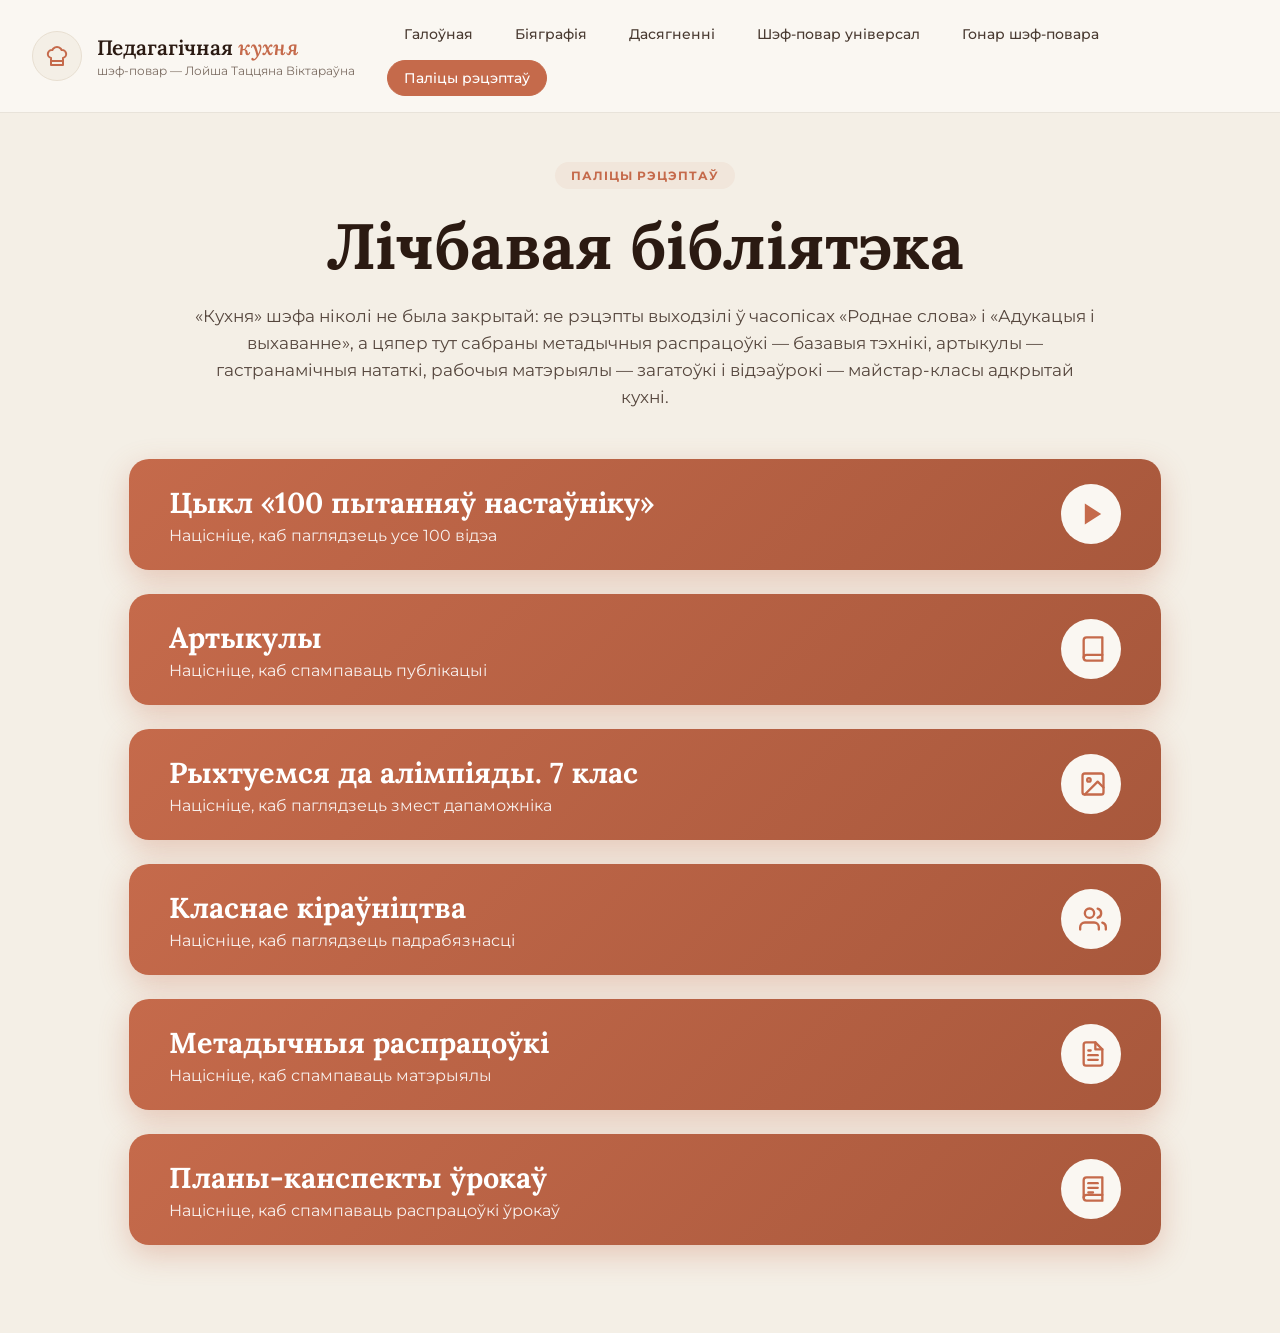
<file: library.html>
<!DOCTYPE html>
<html lang="be">

<head>
    <meta charset="UTF-8">
    <meta name="viewport" content="width=device-width, initial-scale=1.0">
    <title>Лічбавая бібліятэка — Педагагічная кухня</title>
    <link rel="stylesheet" href="style.css">
</head>

<body>
    <div class="box">
        <!-- Шапка -->
        <header class="top">
            <div class="name">
                <a href="index.html" class="brand-link">
                    <div class="brand">
                        <div class="logo-icon">
                            <svg width="24" height="24" viewBox="0 0 24 24" fill="none" stroke="#c56a4b"
                                stroke-width="2" stroke-linecap="round" stroke-linejoin="round">
                                <path
                                    d="M6 13.87A4 4 0 0 1 7.41 6a5.11 5.11 0 0 1 1.05-1.54 5 5 0 0 1 7.08 0A5.11 5.11 0 0 1 16.59 6 4 4 0 0 1 18 13.87V21H6Z">
                                </path>
                                <line x1="6" y1="17" x2="18" y2="17"></line>
                            </svg>
                        </div>
                        <div class="title-block">
                            <h1 class="main-title">Педагагічная <span class="red">кухня</span></h1>
                            <p class="subtitle">шэф-повар — Лойша Таццяна Віктараўна</p>
                        </div>
                    </div>
                </a>

                <nav class="links">
                    <a href="index.html">Галоўная</a>
                    <a href="biography.html">Біяграфія</a>
                    <a href="achieve.html">Дасягненні</a>
                    <a href="nakirunki.html">Шэф-повар унiверсал</a>
                    <a href="students.html">Гонар шэф-повара</a>
                    <a href="library.html" class="active">Палiцы рэцэптаў</a>
                </nav>
            </div>
        </header>

        <!-- Асноўны кантэнт бібліятэкі -->
        <main class="library-main">

            <div class="library-header">
                <span class="library-badge">ПАЛIЦЫ РЭЦЭПТАЎ</span>
                <h1 class="library-title">Лічбавая бібліятэка</h1>
                <p class="library-desc">«Кухня» шэфа ніколі не была закрытай: яе рэцэпты выходзілі ў часопісах «Роднае
                    слова» і «Адукацыя і выхаванне», а цяпер тут сабраны метадычныя распрацоўкі — базавыя тэхнікі,
                    артыкулы — гастранамічныя нататкi, рабочыя матэрыялы — загатоўкі і відэаўрокі — майстар-класы
                    адкрытай кухні.</p>
            </div>

            <!-- ПЛАШКА З 100 ВІДЭА -->
            <div class="video-banner" id="open100Videos">
                <div class="video-banner-content">
                    <h2 class="video-banner-title">Цыкл «100 пытанняў настаўніку»</h2>
                    <p class="video-banner-desc">Націсніце, каб паглядзець усе 100 відэа</p>
                </div>
                <div class="video-banner-play">
                    <svg width="28" height="28" viewBox="0 0 24 24" fill="currentColor">
                        <polygon points="5 3 19 12 5 21 5 3"></polygon>
                    </svg>
                </div>
            </div>

            <!-- ПЛАШКА З АРТЫКУЛАМІ -->
            <div class="video-banner" id="openArticles" style="margin-top: -1.5rem;">
                <div class="video-banner-content">
                    <h2 class="video-banner-title">Артыкулы</h2>
                    <p class="video-banner-desc">Націсніце, каб спампаваць публікацыі</p>
                </div>
                <div class="video-banner-play">
                    <svg width="28" height="28" viewBox="0 0 24 24" fill="none" stroke="currentColor" stroke-width="2"
                        stroke-linecap="round" stroke-linejoin="round">
                        <path d="M4 19.5A2.5 2.5 0 0 1 6.5 17H20"></path>
                        <path d="M6.5 2H20v20H6.5A2.5 2.5 0 0 1 4 19.5v-15A2.5 2.5 0 0 1 6.5 2z"></path>
                    </svg>
                </div>
            </div>

            <!-- ПЛАШКА: РЫХТУЕМСЯ ДА АЛІМПІЯДЫ -->
            <div class="video-banner" id="openOlympiad" style="margin-top: -1.5rem;">
                <div class="video-banner-content">
                    <h2 class="video-banner-title">Рыхтуемся да алімпіяды. 7 клас</h2>
                    <p class="video-banner-desc">Націсніце, каб паглядзець змест дапаможніка</p>
                </div>
                <div class="video-banner-play">
                    <svg width="28" height="28" viewBox="0 0 24 24" fill="none" stroke="currentColor" stroke-width="2"
                        stroke-linecap="round" stroke-linejoin="round">
                        <rect x="3" y="3" width="18" height="18" rx="2" ry="2"></rect>
                        <circle cx="8.5" cy="8.5" r="1.5"></circle>
                        <polyline points="21 15 16 10 5 21"></polyline>
                    </svg>
                </div>
            </div>

            <!-- ПЛАШКА ДЛЯ НОВОГО ОКНА (КЛАСНАЕ КІРАЎНІЦТВА) -->
            <div class="video-banner" id="openNewBanner" style="margin-top: -1.5rem;">
                <div class="video-banner-content">
                    <h2 class="video-banner-title">Класнае кiраўнiцтва</h2>
                    <p class="video-banner-desc">Націсніце, каб паглядзець падрабязнасці</p>
                </div>
                <div class="video-banner-play">
                    <svg width="28" height="28" viewBox="0 0 24 24" fill="none" stroke="currentColor" stroke-width="2"
                        stroke-linecap="round" stroke-linejoin="round">
                        <path d="M17 21v-2a4 4 0 0 0-4-4H5a4 4 0 0 0-4 4v2"></path>
                        <circle cx="9" cy="7" r="4"></circle>
                        <path d="M23 21v-2a4 4 0 0 0-3-3.87"></path>
                        <path d="M16 3.13a4 4 0 0 1 0 7.75"></path>
                    </svg>
                </div>
            </div>

            <!-- ПЛАШКА: МЕТАДЫЧНЫЯ РАСПРАЦОЎКІ -->
            <div class="video-banner" id="openMethodics" style="margin-top: -1.5rem;">
                <div class="video-banner-content">
                    <h2 class="video-banner-title">Метадычныя распрацоўкі</h2>
                    <p class="video-banner-desc">Націсніце, каб спампаваць матэрыялы</p>
                </div>
                <div class="video-banner-play">
                    <svg width="28" height="28" viewBox="0 0 24 24" fill="none" stroke="currentColor" stroke-width="2"
                        stroke-linecap="round" stroke-linejoin="round">
                        <path d="M14 2H6a2 2 0 0 0-2 2v16a2 2 0 0 0 2 2h12a2 2 0 0 0 2-2V8z"></path>
                        <polyline points="14 2 14 8 20 8"></polyline>
                        <line x1="16" y1="13" x2="8" y2="13"></line>
                        <line x1="16" y1="17" x2="8" y2="17"></line>
                        <polyline points="10 9 9 9 8 9"></polyline>
                    </svg>
                </div>
            </div>

            <!-- НОВАЯ ПЛАШКА: ПЛАНЫ-КАНСПЕКТЫ ЎРОКАЎ -->
            <div class="video-banner" id="openLessonPlans" style="margin-top: -1.5rem;">
                <div class="video-banner-content">
                    <h2 class="video-banner-title">Планы-канспекты ўрокаў</h2>
                    <p class="video-banner-desc">Націсніце, каб спампаваць распрацоўкі ўрокаў</p>
                </div>
                <div class="video-banner-play">
                    <svg width="28" height="28" viewBox="0 0 24 24" fill="none" stroke="currentColor" stroke-width="2"
                        stroke-linecap="round" stroke-linejoin="round">
                        <path d="M4 19.5A2.5 2.5 0 0 1 6.5 17H20"></path>
                        <path d="M6.5 2H20v20H6.5A2.5 2.5 0 0 1 4 19.5v-15A2.5 2.5 0 0 1 6.5 2z"></path>
                        <line x1="8" y1="7" x2="16" y2="7"></line>
                        <line x1="8" y1="11" x2="16" y2="11"></line>
                        <line x1="8" y1="15" x2="12" y2="15"></line>
                    </svg>
                </div>
            </div>

        </main>
    </div>

    <!-- АСНОЎНАЕ МАДАЛЬНАЕ АКНО: ГАЛЕРЭЯ 100 ВІДЭА -->
    <div class="video-modal gallery-modal" id="galleryModal">
        <div class="gallery-modal-content">
            <button class="close-video" id="closeGalleryBtn">&times;</button>
            <h3 class="modal-title" style="padding: 20px 0 0;">Цыкл «100 пытанняў настаўніку»</h3>
            <div class="gallery-grid" id="galleryGrid">
                <!-- Сюды JS згенерыруе 100 картак -->
            </div>
        </div>
    </div>

    <!-- НОВАЕ МАДАЛЬНАЕ АКНО ДЛЯ АРТЫКУЛАЎ -->
    <div class="video-modal" id="articlesModal" style="background-color: rgba(43, 26, 18, 0.85);">
        <div class="gallery-modal-content" style="max-width: 900px; background-color: #f4efe6; padding: 30px;">
            <button class="close-video" id="closeArticlesBtn" style="top: 15px; right: 15px;">&times;</button>
            <h3 class="modal-title" style="font-size: 1.8rem; margin-top: 0; margin-bottom: 20px; text-align: left;">
                Артыкулы і распрацоўкі</h3>

            <div class="articles-list"
                style="display: flex; flex-direction: column; gap: 15px; max-height: 70vh; overflow-y: auto; padding-right: 10px;">
                <!-- Файл 1 -->
                <div class="article-item"
                    style="background: #fff; border: 1px solid #e8dfd1; border-radius: 12px; padding: 20px; display: flex; justify-content: space-between; align-items: center;">
                    <div>
                        <h4 style="margin: 0 0 5px 0; font-family: 'Lora', serif; color: #2b1a12; font-size: 1.1rem;">
                            Комплексная работа: Беларуская мова і літаратура (VI клас)</h4>
                        <p style="margin: 0; font-size: 0.85rem; color: #7a6b61; font-family: 'Montserrat', sans-serif;">
                            Алімпіядныя заданні і адказы</p>
                    </div>
                    <div><a href="files/1.docx" download class="btn-download" style="padding: 8px 16px; text-decoration: none;">Спампаваць</a></div>
                </div>
                <!-- Файл 2 -->
                <div class="article-item"
                    style="background: #fff; border: 1px solid #e8dfd1; border-radius: 12px; padding: 20px; display: flex; justify-content: space-between; align-items: center;">
                    <div>
                        <h4 style="margin: 0 0 5px 0; font-family: 'Lora', serif; color: #2b1a12; font-size: 1.1rem;">
                            Духоўна-маральнае выхаванне вучняў</h4>
                        <p style="margin: 0; font-size: 0.85rem; color: #7a6b61; font-family: 'Montserrat', sans-serif;">
                            Праз падрыхтоўку да алімпіяды</p>
                    </div>
                    <div><a href="files/2.docx" download class="btn-download" style="padding: 8px 16px; text-decoration: none;">Спампаваць</a></div>
                </div>
                <!-- Файл 3 -->
                <div class="article-item"
                    style="background: #fff; border: 1px solid #e8dfd1; border-radius: 12px; padding: 20px; display: flex; justify-content: space-between; align-items: center;">
                    <div>
                        <h4 style="margin: 0 0 5px 0; font-family: 'Lora', serif; color: #2b1a12; font-size: 1.1rem;">
                            Падрыхтоўка да алімпіяды (5 клас)</h4>
                        <p style="margin: 0; font-size: 0.85rem; color: #7a6b61; font-family: 'Montserrat', sans-serif;">
                            Рабочы ліст і тэксты</p>
                    </div>
                    <div><a href="files/3.doc" download class="btn-download" style="padding: 8px 16px; text-decoration: none;">Спампаваць</a></div>
                </div>
                <!-- Файл 4 -->
                <div class="article-item"
                    style="background: #fff; border: 1px solid #e8dfd1; border-radius: 12px; padding: 20px; display: flex; justify-content: space-between; align-items: center;">
                    <div>
                        <h4 style="margin: 0 0 5px 0; font-family: 'Lora', serif; color: #2b1a12; font-size: 1.1rem;">
                            Рабочы ліст па падрыхтоўцы да алімпіяды (5 клас)</h4>
                        <p style="margin: 0; font-size: 0.85rem; color: #7a6b61; font-family: 'Montserrat', sans-serif;">
                            Заданні і тэорыя</p>
                    </div>
                    <div><a href="files/4.docx" download class="btn-download" style="padding: 8px 16px; text-decoration: none;">Спампаваць</a></div>
                </div>
                <!-- Файл 5 -->
                <div class="article-item"
                    style="background: #fff; border: 1px solid #e8dfd1; border-radius: 12px; padding: 20px; display: flex; justify-content: space-between; align-items: center;">
                    <div>
                        <h4 style="margin: 0 0 5px 0; font-family: 'Lora', serif; color: #2b1a12; font-size: 1.1rem;">
                            Рабочы ліст па падрыхтоўцы да алімпіяды (7 клас)</h4>
                        <p style="margin: 0; font-size: 0.85rem; color: #7a6b61; font-family: 'Montserrat', sans-serif;">
                            Тэксты і алімпіядныя заданні</p>
                    </div>
                    <div><a href="files/5.doc" download class="btn-download" style="padding: 8px 16px; text-decoration: none;">Спампаваць</a></div>
                </div>
                <!-- Файл 6 -->
                <div class="article-item"
                    style="background: #fff; border: 1px solid #e8dfd1; border-radius: 12px; padding: 20px; display: flex; justify-content: space-between; align-items: center;">
                    <div>
                        <h4 style="margin: 0 0 5px 0; font-family: 'Lora', serif; color: #2b1a12; font-size: 1.1rem;">
                            Тэсты па тэме "Арфаграфія" (Частка 2)</h4>
                        <p style="margin: 0; font-size: 0.85rem; color: #7a6b61; font-family: 'Montserrat', sans-serif;">
                            Падрыхтоўка да ЦЭ</p>
                    </div>
                    <div><a href="files/6.doc" download class="btn-download" style="padding: 8px 16px; text-decoration: none;">Спампаваць</a></div>
                </div>
                <!-- Файл 7 -->
                <div class="article-item"
                    style="background: #fff; border: 1px solid #e8dfd1; border-radius: 12px; padding: 20px; display: flex; justify-content: space-between; align-items: center;">
                    <div>
                        <h4 style="margin: 0 0 5px 0; font-family: 'Lora', serif; color: #2b1a12; font-size: 1.1rem;">
                            Тэсты па тэме "Арфаграфія" (Частка 1)</h4>
                        <p style="margin: 0; font-size: 0.85rem; color: #7a6b61; font-family: 'Montserrat', sans-serif;">
                            Падрыхтоўка да ЦЭ</p>
                    </div>
                    <div><a href="files/7.doc" download class="btn-download" style="padding: 8px 16px; text-decoration: none;">Спампаваць</a></div>
                </div>
                <!-- Файл 8 -->
                <div class="article-item"
                    style="background: #fff; border: 1px solid #e8dfd1; border-radius: 12px; padding: 20px; display: flex; justify-content: space-between; align-items: center;">
                    <div>
                        <h4 style="margin: 0 0 5px 0; font-family: 'Lora', serif; color: #2b1a12; font-size: 1.1rem;">
                            ЦЭ. Марфалогія: Назоўнік. Прыметнік</h4>
                        <p style="margin: 0; font-size: 0.85rem; color: #7a6b61; font-family: 'Montserrat', sans-serif;">
                            Тэсты для падрыхтоўкі</p>
                    </div>
                    <div><a href="files/8.doc" download class="btn-download" style="padding: 8px 16px; text-decoration: none;">Спампаваць</a></div>
                </div>
                <!-- Файл 9 -->
                <div class="article-item"
                    style="background: #fff; border: 1px solid #e8dfd1; border-radius: 12px; padding: 20px; display: flex; justify-content: space-between; align-items: center;">
                    <div>
                        <h4 style="margin: 0 0 5px 0; font-family: 'Lora', serif; color: #2b1a12; font-size: 1.1rem;">
                            Сінтаксіс і пунктуацыя (Частка 1)</h4>
                        <p style="margin: 0; font-size: 0.85rem; color: #7a6b61; font-family: 'Montserrat', sans-serif;">
                            Тэсты для падрыхтоўкі да ЦЭ</p>
                    </div>
                    <div><a href="files/9.doc" download class="btn-download" style="padding: 8px 16px; text-decoration: none;">Спампаваць</a></div>
                </div>
                <!-- Файл 10 -->
                <div class="article-item"
                    style="background: #fff; border: 1px solid #e8dfd1; border-radius: 12px; padding: 20px; display: flex; justify-content: space-between; align-items: center;">
                    <div>
                        <h4 style="margin: 0 0 5px 0; font-family: 'Lora', serif; color: #2b1a12; font-size: 1.1rem;">
                            Сінтаксіс і пунктуацыя (Поўны курс)</h4>
                        <p style="margin: 0; font-size: 0.85rem; color: #7a6b61; font-family: 'Montserrat', sans-serif;">
                            Шэсць тэстаў для падрыхтоўкі</p>
                    </div>
                    <div><a href="files/10.doc" download class="btn-download" style="padding: 8px 16px; text-decoration: none;">Спампаваць</a></div>
                </div>
            </div>
        </div>
    </div>

    <!-- МАДАЛЬНАЕ АКНО: СЛАЙДЭР "РЫХТУЕМСЯ ДА АЛІМПІЯДЫ" -->
    <div class="video-modal" id="olympiadModal" style="background-color: rgba(43, 26, 18, 0.9);">
        <div class="gallery-modal-content" style="max-width: 900px; background-color: #f4efe6; padding: 20px;">
            <button class="close-video" id="closeOlympiadBtn" style="top: 15px; right: 15px;">&times;</button>
            <h3 class="modal-title" style="padding: 10px 0 0;">Рыхтуемся да алімпіяды. 7 клас</h3>

            <div class="achieve-slider" id="olympiadSlider"
                style="max-width: 100%; margin: 20px auto 0; aspect-ratio: 4 / 3;">
                <div class="achieve-slider-track" id="olympiadSliderTrack">
                    <div class="achieve-slide"><img src="img/Слайд1.JPG" alt="Фота 1"></div>
                    <div class="achieve-slide"><img src="img/Слайд2.JPG" alt="Фота 2"></div>
                    <div class="achieve-slide"><img src="img/Слайд3.JPG" alt="Фота 3"></div>
                    <div class="achieve-slide"><img src="img/Слайд4.JPG" alt="Фота 4"></div>
                    <div class="achieve-slide"><img src="img/Слайд5.JPG" alt="Фота 5"></div>
                    <div class="achieve-slide"><img src="img/Слайд6.JPG" alt="Фота 6"></div>
                    <div class="achieve-slide"><img src="img/Слайд7.JPG" alt="Фота 7"></div>
                    <div class="achieve-slide"><img src="img/Слайд8.JPG" alt="Фота 8"></div>
                </div>

                <button class="achieve-slider-btn prev" id="olympiadPrev" aria-label="Назад">
                    <svg width="20" height="20" viewBox="0 0 24 24" fill="none" stroke="currentColor" stroke-width="2"
                        stroke-linecap="round" stroke-linejoin="round">
                        <polyline points="15 18 9 12 15 6"></polyline>
                    </svg>
                </button>
                <button class="achieve-slider-btn next" id="olympiadNext" aria-label="Наперад">
                    <svg width="20" height="20" viewBox="0 0 24 24" fill="none" stroke="currentColor" stroke-width="2"
                        stroke-linecap="round" stroke-linejoin="round">
                        <polyline points="9 18 15 12 9 6"></polyline>
                    </svg>
                </button>
                <div class="achieve-slider-dots" id="olympiadDots"></div>
            </div>
        </div>
    </div>

    <!-- МОДАЛЬНОЕ ОКНО ДЛЯ ПЛАШКИ (КЛАСНАЕ КІРАЎНІЦТВА) -->
    <div class="video-modal" id="newModal" style="background-color: rgba(43, 26, 18, 0.9);">
        <div class="gallery-modal-content" style="max-width: 900px; background-color: #f4efe6; padding: 0; overflow: hidden; display: flex; flex-direction: column; border-radius: 20px;">
            <button class="close-video" id="closeNewModalBtn" style="top: 15px; right: 15px; z-index: 10;">&times;</button>
            
            <!-- Заголовок окна -->
            <div style="padding: 30px 40px 10px 40px; background-color: #faf7f2; border-bottom: 1px solid #e8dfd1;">
                <h3 class="modal-title" style="font-size: 2rem; margin: 0; color: #2b1a12; text-align: left;">Класнае кіраўніцтва</h3>
                <p style="font-family: 'Montserrat', sans-serif; color: #c56a4b; font-weight: 600; margin-top: 5px; margin-bottom: 20px;">Быць педагогам — адначасова і ганарова, і адказна</p>
            </div>

            <!-- Прокручиваемая область с контентом -->
            <div style="padding: 30px 40px; overflow-y: auto; max-height: 65vh; scrollbar-width: thin; scrollbar-color: #c56a4b #e8dfd1;">
                
                <!-- Вступительный текст -->
                <div style="font-family: 'Montserrat', sans-serif; font-size: 1rem; color: #55463d; line-height: 1.7; margin-bottom: 30px; text-align: justify;">
                    <p style="margin-top: 0;">Якой бы ні была цяжкай дзейнасць класнага кіраўніка, бясспрэчна, яна неабходна дзецям, паколькі <strong>клас — асноўнае структурнае звяно ў школе</strong>.</p>
                    <p>Менавіта тут арганізуецца пазнавальная дзейнасць, фарміруюцца сацыяльныя адносіны паміж вучнямі. У класе клапоцяцца пра сацыяльны дабрабыт дзяцей, вырашаюцца праблемы іх вольнага часу, ажыццяўляецца першаснае згуртаванне калектыву, фарміруецца адпаведная эмацыянальная атмасфера.</p>
                    <p style="font-weight: 700; color: #c56a4b; font-style: italic;">Як арганізаваць дзяцей, каб яны сябравалі і паважалі адзін аднаго? (30 рэкамендацый для класных кіраўнікоў)</p>
                </div>

                <!-- СЛАЙДЕР С ФОТОГРАФИЯМИ (32 СЛАЙДА) -->
                <div class="achieve-slider" id="classSlider" style="max-width: 100%; margin: 0 auto 30px auto; aspect-ratio: 16 / 9; border: 4px solid #faf7f2; box-shadow: 0 5px 15px rgba(0,0,0,0.1);">
                    <div class="achieve-slider-track" id="classSliderTrack">
                        <!-- ВСТАВЬТЕ СЮДА СВОИ ФОТОГРАФИИ ВМЕСТО SRC -->
                        <div class="achieve-slide"><img src="img/class_photo_1.jpg" alt="Фота 1"></div>
                        <div class="achieve-slide"><img src="img/class_photo_2.jpg" alt="Фота 2"></div>
                        <div class="achieve-slide"><img src="img/class_photo_3.jpg" alt="Фота 3"></div>
                        <div class="achieve-slide"><img src="img/class_photo_4.jpg" alt="Фота 4"></div>
                        <div class="achieve-slide"><img src="img/class_photo_5.jpg" alt="Фота 5"></div>
                        <div class="achieve-slide"><img src="img/class_photo_6.jpg" alt="Фота 6"></div>
                        <div class="achieve-slide"><img src="img/class_photo_7.jpg" alt="Фота 7"></div>
                        <div class="achieve-slide"><img src="img/class_photo_8.jpg" alt="Фота 8"></div>
                        <div class="achieve-slide"><img src="img/class_photo_9.jpg" alt="Фота 9"></div>
                        <div class="achieve-slide"><img src="img/class_photo_10.jpg" alt="Фота 10"></div>
                        <div class="achieve-slide"><img src="img/class_photo_11.jpg" alt="Фота 11"></div>
                        <div class="achieve-slide"><img src="img/class_photo_12.jpg" alt="Фота 12"></div>
                        <div class="achieve-slide"><img src="img/class_photo_13.jpg" alt="Фота 13"></div>
                        <div class="achieve-slide"><img src="img/class_photo_14.jpg" alt="Фота 14"></div>
                        <div class="achieve-slide"><img src="img/class_photo_15.jpg" alt="Фота 15"></div>
                        <div class="achieve-slide"><img src="img/class_photo_16.jpg" alt="Фота 16"></div>
                        <div class="achieve-slide"><img src="img/class_photo_17.jpg" alt="Фота 17"></div>
                        <div class="achieve-slide"><img src="img/class_photo_18.jpg" alt="Фота 18"></div>
                        <div class="achieve-slide"><img src="img/class_photo_19.jpg" alt="Фота 19"></div>
                        <div class="achieve-slide"><img src="img/class_photo_20.jpg" alt="Фота 20"></div>
                        <div class="achieve-slide"><img src="img/class_photo_21.jpg" alt="Фота 21"></div>
                        <div class="achieve-slide"><img src="img/class_photo_22.jpg" alt="Фота 22"></div>
                        <div class="achieve-slide"><img src="img/class_photo_23.jpg" alt="Фота 23"></div>
                        <div class="achieve-slide"><img src="img/class_photo_24.jpg" alt="Фота 24"></div>
                        <div class="achieve-slide"><img src="img/class_photo_25.jpg" alt="Фота 25"></div>
                        <div class="achieve-slide"><img src="img/class_photo_26.jpg" alt="Фота 26"></div>
                        <div class="achieve-slide"><img src="img/class_photo_27.jpg" alt="Фота 27"></div>
                        <div class="achieve-slide"><img src="img/class_photo_28.jpg" alt="Фота 28"></div>
                        <div class="achieve-slide"><img src="img/class_photo_29.jpg" alt="Фота 29"></div>
                        <div class="achieve-slide"><img src="img/class_photo_30.jpg" alt="Фота 30"></div>
                        <div class="achieve-slide"><img src="img/class_photo_31.jpg" alt="Фота 31"></div>
                        <div class="achieve-slide"><img src="img/class_photo_32.jpg" alt="Фота 32"></div>
                    </div>

                    <button class="achieve-slider-btn prev" id="classPrev" aria-label="Назад">
                        <svg width="20" height="20" viewBox="0 0 24 24" fill="none" stroke="currentColor" stroke-width="2"><polyline points="15 18 9 12 15 6"></polyline></svg>
                    </button>
                    <button class="achieve-slider-btn next" id="classNext" aria-label="Наперад">
                        <svg width="20" height="20" viewBox="0 0 24 24" fill="none" stroke="currentColor" stroke-width="2"><polyline points="9 18 15 12 9 6"></polyline></svg>
                    </button>
                    <div class="achieve-slider-dots" id="classDots"></div>
                </div>

                <!-- Краткие тезисы -->
                <div style="background-color: #faf7f2; border-radius: 12px; padding: 25px; border-left: 4px solid #c56a4b;">
                    <h4 style="font-family: 'Lora', serif; color: #2b1a12; font-size: 1.3rem; margin-top: 0; margin-bottom: 15px;">Галоўныя накірункі работы:</h4>
                    <ul style="margin: 0; padding-left: 20px; font-family: 'Montserrat', sans-serif; font-size: 0.95rem; color: #55463d; line-height: 1.6;">
                        <li style="margin-bottom: 8px;"><strong>Агульныя патрабаванні:</strong> стварэнне канкрэтных «законаў» жыцця класа.</li>
                        <li style="margin-bottom: 8px;"><strong>Сувязь з вучнямі:</strong> стварэнне агульнай групы ў Viber/Telegram, правілы паводзінаў у ёй.</li>
                        <li style="margin-bottom: 8px;"><strong>Работа з бацькамі:</strong> наведванне сем'яў, бацькоўскія сходы, індывідуальныя бяседы.</li>
                        <li style="margin-bottom: 8px;"><strong>Мерапрыемствы:</strong> выбар актыву, класныя гадзіны, экскурсіі, паходы, гульнёвыя суботы.</li>
                        <li style="margin-bottom: 8px;"><strong>Захаванне гісторыі:</strong> стварэнне відэаролікаў, альбомаў і паштовак-пісьмаў.</li>
                        <li><strong>Галоўнае:</strong> падтрымка і асабістая прысутнасць. <em>«Сіла і перамога — у адзінстве!»</em></li>
                    </ul>
                </div>

            </div>
        </div>
    </div>

    <!-- МОДАЛЬНОЕ ОКНО ДЛЯ ПЛАШКИ "МЕТАДЫЧНЫЯ РАСПРАЦОЎКІ" -->
    <div class="video-modal" id="methodicsModal" style="background-color: rgba(43, 26, 18, 0.9);">
        <div class="gallery-modal-content" style="max-width: 900px; background-color: #f4efe6; padding: 30px;">
            <button class="close-video" id="closeMethodicsBtn" style="top: 15px; right: 15px;">&times;</button>
            <h3 class="modal-title" style="font-size: 1.8rem; margin-top: 0; margin-bottom: 20px; text-align: left;">
                Метадычныя распрацоўкі</h3>

            <div class="articles-list"
                style="display: flex; flex-direction: column; gap: 15px; max-height: 70vh; overflow-y: auto; padding-right: 10px;">
                
                <!-- Файл 1 -->
                <div class="article-item" style="background: #fff; border: 1px solid #e8dfd1; border-radius: 12px; padding: 20px; display: flex; justify-content: space-between; align-items: center;">
                    <div>
                        <h4 style="margin: 0 0 5px 0; font-family: 'Lora', serif; color: #2b1a12; font-size: 1.1rem;">
                            Выступленне. Выкарыстанне рознаўзроўневых заданняў</h4>
                    </div>
                    <div><a href="files/Выступленне. Выкарыстанне рознаўзроўневых заданняў.doc" download class="btn-download" style="padding: 8px 16px; text-decoration: none;">Спампаваць</a></div>
                </div>

                <!-- Файл 2 -->
                <div class="article-item" style="background: #fff; border: 1px solid #e8dfd1; border-radius: 12px; padding: 20px; display: flex; justify-content: space-between; align-items: center;">
                    <div>
                        <h4 style="margin: 0 0 5px 0; font-family: 'Lora', serif; color: #2b1a12; font-size: 1.1rem;">
                            Выступленне. Рэфлексія як элемент сучаснага ўрока</h4>
                    </div>
                    <div><a href="files/Выступленне. Рэфлексія як элемент сучаснага ўрока.doc" download class="btn-download" style="padding: 8px 16px; text-decoration: none;">Спампаваць</a></div>
                </div>

                <!-- Файл 3 -->
                <div class="article-item" style="background: #fff; border: 1px solid #e8dfd1; border-radius: 12px; padding: 20px; display: flex; justify-content: space-between; align-items: center;">
                    <div>
                        <h4 style="margin: 0 0 5px 0; font-family: 'Lora', serif; color: #2b1a12; font-size: 1.1rem;">
                            Круглы стол. Сучасны ўрок ва ўмовах фарміравання функцыянальнай граматнасці</h4>
                    </div>
                    <div><a href="files/Круглы стол. Сучасны ўрок ва ўмовах фарміравання функцыянальнай граматнасці.doc" download class="btn-download" style="padding: 8px 16px; text-decoration: none;">Спампаваць</a></div>
                </div>

                <!-- Файл 4 -->
                <div class="article-item" style="background: #fff; border: 1px solid #e8dfd1; border-radius: 12px; padding: 20px; display: flex; justify-content: space-between; align-items: center;">
                    <div>
                        <h4 style="margin: 0 0 5px 0; font-family: 'Lora', serif; color: #2b1a12; font-size: 1.1rem;">
                            Круглый стол. Методы и приемы современного урока</h4>
                    </div>
                    <div><a href="files/Круглый стол. Методы и приемы современного урока.doc" download class="btn-download" style="padding: 8px 16px; text-decoration: none;">Спампаваць</a></div>
                </div>

                <!-- Файл 5 -->
                <div class="article-item" style="background: #fff; border: 1px solid #e8dfd1; border-radius: 12px; padding: 20px; display: flex; justify-content: space-between; align-items: center;">
                    <div>
                        <h4 style="margin: 0 0 5px 0; font-family: 'Lora', serif; color: #2b1a12; font-size: 1.1rem;">
                            Лекцыя. Выхаваўчы патэнцыял урока беларускай мовы і літаратуры</h4>
                    </div>
                    <div><a href="files/Лекцыя. Выхаваўчы патэнцыял урока беларускай мовы і літаратуры.doc" download class="btn-download" style="padding: 8px 16px; text-decoration: none;">Спампаваць</a></div>
                </div>

                <!-- Файл 6 -->
                <div class="article-item" style="background: #fff; border: 1px solid #e8dfd1; border-radius: 12px; padding: 20px; display: flex; justify-content: space-between; align-items: center;">
                    <div>
                        <h4 style="margin: 0 0 5px 0; font-family: 'Lora', serif; color: #2b1a12; font-size: 1.1rem;">
                            Майстар-клас. Шляхі стварэння здароўезберагальнага асяродку</h4>
                    </div>
                    <div><a href="files/Майстар-клас. Шляхі стварэння здароўезберагальнага асяродку.doc" download class="btn-download" style="padding: 8px 16px; text-decoration: none;">Спампаваць</a></div>
                </div>

                <!-- Файл 7 -->
                <div class="article-item" style="background: #fff; border: 1px solid #e8dfd1; border-radius: 12px; padding: 20px; display: flex; justify-content: space-between; align-items: center;">
                    <div>
                        <h4 style="margin: 0 0 5px 0; font-family: 'Lora', serif; color: #2b1a12; font-size: 1.1rem;">
                            Мастер-класс. Имиждж современного педагога</h4>
                    </div>
                    <div><a href="files/Мастер-класс. Имиждж современного педагога.doc" download class="btn-download" style="padding: 8px 16px; text-decoration: none;">Спампаваць</a></div>
                </div>

                <!-- Файл 8 -->
                <div class="article-item" style="background: #fff; border: 1px solid #e8dfd1; border-radius: 12px; padding: 20px; display: flex; justify-content: space-between; align-items: center;">
                    <div>
                        <h4 style="margin: 0 0 5px 0; font-family: 'Lora', serif; color: #2b1a12; font-size: 1.1rem;">
                            Методический квест. Путь к успеху</h4>
                    </div>
                    <div><a href="files/Методический квест. Путь к успеху.doc" download class="btn-download" style="padding: 8px 16px; text-decoration: none;">Спампаваць</a></div>
                </div>

                <!-- Файл 9 -->
                <div class="article-item" style="background: #fff; border: 1px solid #e8dfd1; border-radius: 12px; padding: 20px; display: flex; justify-content: space-between; align-items: center;">
                    <div>
                        <h4 style="margin: 0 0 5px 0; font-family: 'Lora', serif; color: #2b1a12; font-size: 1.1rem;">
                            Практикум. Рефлексия профессиональной деятельности молодого специалиста</h4>
                    </div>
                    <div><a href="files/Практикум. Рефлексия профессиональной деятельности молодого специалиста.docx" download class="btn-download" style="padding: 8px 16px; text-decoration: none;">Спампаваць</a></div>
                </div>

                <!-- Файл 10 -->
                <div class="article-item" style="background: #fff; border: 1px solid #e8dfd1; border-radius: 12px; padding: 20px; display: flex; justify-content: space-between; align-items: center;">
                    <div>
                        <h4 style="margin: 0 0 5px 0; font-family: 'Lora', serif; color: #2b1a12; font-size: 1.1rem;">
                            Семінар-практыкум. Вучымся пераказваць</h4>
                    </div>
                    <div><a href="files/Семінар-практыкум. Вучымся пераказваць, або прыёмы падрыхтоўкі да напісання пераказу.doc" download class="btn-download" style="padding: 8px 16px; text-decoration: none;">Спампаваць</a></div>
                </div>

            </div>
        </div>
    </div>

    <!-- НОВОЕ МОДАЛЬНОЕ ОКНО ДЛЯ ПЛАШКИ "ПЛАНЫ-КАНСПЕКТЫ ЎРОКАЎ" -->
    <div class="video-modal" id="lessonPlansModal" style="background-color: rgba(43, 26, 18, 0.9);">
        <div class="gallery-modal-content" style="max-width: 900px; background-color: #f4efe6; padding: 30px;">
            <button class="close-video" id="closeLessonPlansBtn" style="top: 15px; right: 15px;">&times;</button>
            <h3 class="modal-title" style="font-size: 1.8rem; margin-top: 0; margin-bottom: 20px; text-align: left;">
                Планы-канспекты ўрокаў</h3>

            <div class="articles-list"
                style="display: flex; flex-direction: column; gap: 15px; max-height: 70vh; overflow-y: auto; padding-right: 10px;">
                
                <!-- Файл 1 -->
                <div class="article-item" style="background: #fff; border: 1px solid #e8dfd1; border-radius: 12px; padding: 20px; display: flex; justify-content: space-between; align-items: center;">
                    <div>
                        <h4 style="margin: 0 0 5px 0; font-family: 'Lora', serif; color: #2b1a12; font-size: 1.1rem;">
                            5 клас. Абагульняльны ўрок. За смугою стагоддзяў</h4>
                    </div>
                    <div><a href="files/5 клас. Абагульняльны ўрок. За смугою стагоддзяў.doc" download class="btn-download" style="padding: 8px 16px; text-decoration: none;">Спампаваць</a></div>
                </div>

                <!-- Файл 2 -->
                <div class="article-item" style="background: #fff; border: 1px solid #e8dfd1; border-radius: 12px; padding: 20px; display: flex; justify-content: space-between; align-items: center;">
                    <div>
                        <h4 style="margin: 0 0 5px 0; font-family: 'Lora', serif; color: #2b1a12; font-size: 1.1rem;">
                            5 клас. Будова сказа. Галоўныя члены сказа</h4>
                    </div>
                    <div><a href="files/5 клас. Будова сказа. Галоўныя члены сказа.doc" download class="btn-download" style="padding: 8px 16px; text-decoration: none;">Спампаваць</a></div>
                </div>

                <!-- Файл 3 -->
                <div class="article-item" style="background: #fff; border: 1px solid #e8dfd1; border-radius: 12px; padding: 20px; display: flex; justify-content: space-between; align-items: center;">
                    <div>
                        <h4 style="margin: 0 0 5px 0; font-family: 'Lora', serif; color: #2b1a12; font-size: 1.1rem;">
                            5 клас. Займеннік. Асабовыя займеннікі, іх змяненне</h4>
                    </div>
                    <div><a href="files/5 клас. Займеннік. Асабовыя займеннікі, іх змяненне.doc" download class="btn-download" style="padding: 8px 16px; text-decoration: none;">Спампаваць</a></div>
                </div>

                <!-- Файл 4 -->
                <div class="article-item" style="background: #fff; border: 1px solid #e8dfd1; border-radius: 12px; padding: 20px; display: flex; justify-content: space-between; align-items: center;">
                    <div>
                        <h4 style="margin: 0 0 5px 0; font-family: 'Lora', serif; color: #2b1a12; font-size: 1.1rem;">
                            5 клас. Тыпы маўлення</h4>
                    </div>
                    <div><a href="files/5 клас. Тыпы маўлення.doc" download class="btn-download" style="padding: 8px 16px; text-decoration: none;">Спампаваць</a></div>
                </div>

                <!-- Файл 5 -->
                <div class="article-item" style="background: #fff; border: 1px solid #e8dfd1; border-radius: 12px; padding: 20px; display: flex; justify-content: space-between; align-items: center;">
                    <div>
                        <h4 style="margin: 0 0 5px 0; font-family: 'Lora', serif; color: #2b1a12; font-size: 1.1rem;">
                            5 клас. Уладзімір Караткевіч. Нямоглы бацька</h4>
                    </div>
                    <div><a href="files/5 клас. Уладзімір Караткевіч. Нямоглы бацька.doc" download class="btn-download" style="padding: 8px 16px; text-decoration: none;">Спампаваць</a></div>
                </div>

                <!-- Файл 6 -->
                <div class="article-item" style="background: #fff; border: 1px solid #e8dfd1; border-radius: 12px; padding: 20px; display: flex; justify-content: space-between; align-items: center;">
                    <div>
                        <h4 style="margin: 0 0 5px 0; font-family: 'Lora', serif; color: #2b1a12; font-size: 1.1rem;">
                            6 клас. Падагульненне па тэме Прыметнік</h4>
                    </div>
                    <div><a href="files/6 клас. Падагульненне па тэме Прыметнік.doc" download class="btn-download" style="padding: 8px 16px; text-decoration: none;">Спампаваць</a></div>
                </div>

                <!-- Файл 7 -->
                <div class="article-item" style="background: #fff; border: 1px solid #e8dfd1; border-radius: 12px; padding: 20px; display: flex; justify-content: space-between; align-items: center;">
                    <div>
                        <h4 style="margin: 0 0 5px 0; font-family: 'Lora', serif; color: #2b1a12; font-size: 1.1rem;">
                            7 клас. Навучальны выбарачны пераказ тэкстаў з дзеепрыслоўямі і дзеепрыслоўнымі зваротамі</h4>
                    </div>
                    <div><a href="files/7 клас. Навучальны выбарачны пераказ тэкстаў з дзеепрыслоўямі і дзеепрыслоўнымі зваротамі.doc" download class="btn-download" style="padding: 8px 16px; text-decoration: none;">Спампаваць</a></div>
                </div>

                <!-- Файл 8 -->
                <div class="article-item" style="background: #fff; border: 1px solid #e8dfd1; border-radius: 12px; padding: 20px; display: flex; justify-content: space-between; align-items: center;">
                    <div>
                        <h4 style="margin: 0 0 5px 0; font-family: 'Lora', serif; color: #2b1a12; font-size: 1.1rem;">
                            9 клас. Кантрольнае сачыненне Мой родны край</h4>
                    </div>
                    <div><a href="files/9 клас. Кантрольнае сачыненне Мой родны край.doc" download class="btn-download" style="padding: 8px 16px; text-decoration: none;">Спампаваць</a></div>
                </div>

                <!-- Файл 9 -->
                <div class="article-item" style="background: #fff; border: 1px solid #e8dfd1; border-radius: 12px; padding: 20px; display: flex; justify-content: space-between; align-items: center;">
                    <div>
                        <h4 style="margin: 0 0 5px 0; font-family: 'Lora', serif; color: #2b1a12; font-size: 1.1rem;">
                            9 клас. Кантрольнае сачыненне. Ці магу я абысціся без інтэрнэта</h4>
                    </div>
                    <div><a href="files/9 клас. Кантрольнае сачыненне. Ці магу я абысціся без інтэрнэта.doc" download class="btn-download" style="padding: 8px 16px; text-decoration: none;">Спампаваць</a></div>
                </div>

                <!-- Файл 10 -->
                <div class="article-item" style="background: #fff; border: 1px solid #e8dfd1; border-radius: 12px; padding: 20px; display: flex; justify-content: space-between; align-items: center;">
                    <div>
                        <h4 style="margin: 0 0 5px 0; font-family: 'Lora', serif; color: #2b1a12; font-size: 1.1rem;">
                            11 клас. Кантрольнае сачыненне-разважанне на грамадзянска-патрыятычную тэму</h4>
                    </div>
                    <div><a href="files/11 клас. Кантрольнае сачыненне-разважанне на грамадзянска-патрыятычную тэму.docx" download class="btn-download" style="padding: 8px 16px; text-decoration: none;">Спампаваць</a></div>
                </div>

            </div>
        </div>
    </div>

    <!-- УСПЛЫВАЮЧАЕ АКНО ПАВЕРХ ГАЛЕРЭІ: ПРАГЛЯД АДНАГО ВІДЭА -->
    <div class="video-modal video-player-overlay" id="videoPlayerModal">
        <div class="video-modal-content">
            <button class="close-video" id="closeVideoPlayerBtn">&times;</button>
            <div class="video-wrapper" id="videoContainer">
                <!-- Iframe будзе ўстаўляцца праз JS -->
            </div>
            <h3 class="modal-title" id="videoPlayerTitle"></h3>
        </div>
    </div>

    <!-- Падключэнне знешняга скрыпта -->
    <script src="script.js"></script>
</body>

</html>
</file>
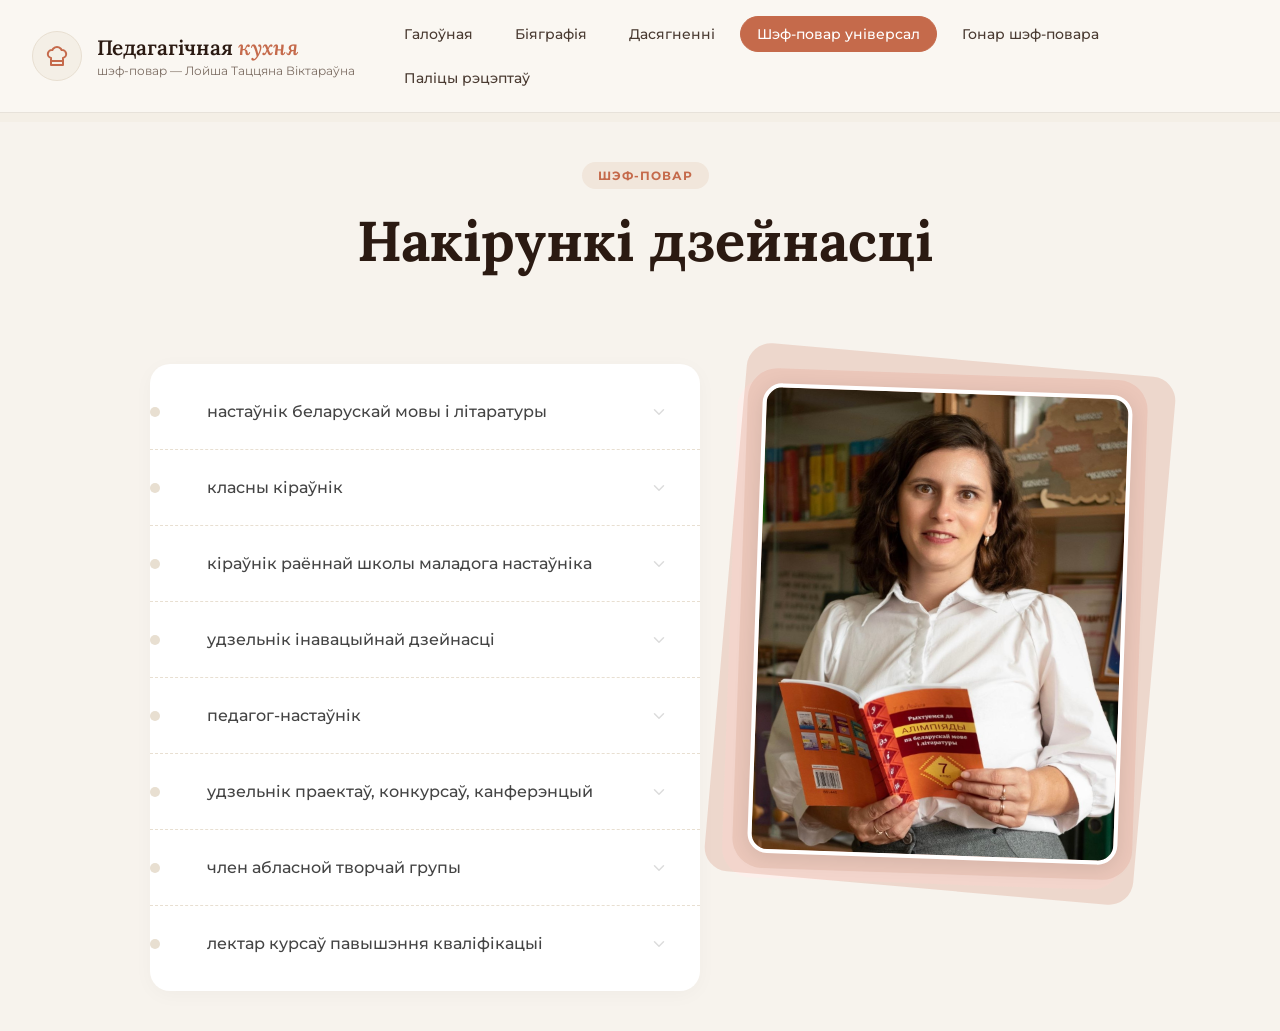
<file: nakirunki.html>
<!DOCTYPE html>
<html lang="be">

<head>
    <meta charset="UTF-8">
    <meta name="viewport" content="width=device-width, initial-scale=1.0">
    <title>Накірункі дзейнасці — Педагагічная кухня</title>
    <link rel="stylesheet" href="style.css">
</head>

<body>

    <div class="box">

        <header class="top">
            <div class="name">
                <a href="index.html" class="brand-link">
                    <div class="brand">
                        <div class="logo-icon">
                            <svg width="24" height="24" viewBox="0 0 24 24" fill="none" stroke="#c56a4b"
                                stroke-width="2" stroke-linecap="round" stroke-linejoin="round">
                                <path
                                    d="M6 13.87A4 4 0 0 1 7.41 6a5.11 5.11 0 0 1 1.05-1.54 5 5 0 0 1 7.08 0A5.11 5.11 0 0 1 16.59 6 4 4 0 0 1 18 13.87V21H6Z">
                                </path>
                                <line x1="6" y1="17" x2="18" y2="17"></line>
                            </svg>
                        </div>
                        <div class="title-block">
                            <h1 class="main-title">Педагагічная <span class="red">кухня</span></h1>
                            <p class="subtitle">шэф-повар — Лойша Таццяна Віктараўна</p>
                        </div>
                    </div>
                </a>

                <nav class="links">
                    <a href="index.html">Галоўная</a>
                    <a href="biography.html">Біяграфія</a>
                    <a href="achieve.html">Дасягненні</a>
                    <a href="nakirunki.html" class="active">Шэф-повар унiверсал</a>
                    <a href="students.html">Гонар шэф-повара</a>
                    <a href="library.html">Палiцы рэцэптаў</a>
                </nav>
            </div>
        </header>

        <main class="nakirunki-main">

            <div class="nakirunki-header">
                <span class="nakirunki-badge">ШЭФ-ПОВАР</span>
                <h1 class="nakirunki-title">Накірункі дзейнасці</h1>
            </div>

            <div class="nakirunki-layout">

                <!-- Акардэон -->
                <div class="accordion-container">
                    <ul class="nakirunki-list" id="nakirunkiList">

                        <!-- Пункт 1 -->
                        <li class="accordion-item" data-key="teacher">
                            <button class="accordion-header nakirunki-item" type="button">
                                <span class="dot"></span>
                                <span class="nakirunki-item-text">настаўнік беларускай мовы і літаратуры</span>
                                <svg class="accordion-arrow" width="18" height="18" viewBox="0 0 24 24" fill="none" stroke="currentColor" stroke-width="2" stroke-linecap="round" stroke-linejoin="round"><polyline points="6 9 12 15 18 9"></polyline></svg>
                            </button>
                            <div class="accordion-content">
                                <div class="accordion-inner">
                                    <div class="photo-grid">
                                        <img src="img/teacher/1.jpg" alt="1">
                                        <img src="img/teacher/2.jpg" alt="2">
                                        <img src="img/teacher/3.jpg" alt="3">
                                        <img src="img/teacher/4.jpg" alt="4">
                                    </div>
                                </div>
                            </div>
                        </li>

                        <!-- Пункт 2 -->
                        <li class="accordion-item" data-key="class">
                            <button class="accordion-header nakirunki-item" type="button">
                                <span class="dot"></span>
                                <span class="nakirunki-item-text">класны кіраўнік</span>
                                <svg class="accordion-arrow" width="18" height="18" viewBox="0 0 24 24" fill="none" stroke="currentColor" stroke-width="2" stroke-linecap="round" stroke-linejoin="round"><polyline points="6 9 12 15 18 9"></polyline></svg>
                            </button>
                            <div class="accordion-content">
                                <div class="accordion-inner">
                                    <div class="photo-grid">
                                        <img src="img/class/1.jpg" alt="1">
                                        <img src="img/class/2.jpg" alt="2">
                                        <img src="img/class/3.jpg" alt="3">
                                        <img src="img/class/4.jpg" alt="4">
                                    </div>
                                </div>
                            </div>
                        </li>

                        <!-- Пункт 3 -->
                        <li class="accordion-item" data-key="school">
                            <button class="accordion-header nakirunki-item" type="button">
                                <span class="dot"></span>
                                <span class="nakirunki-item-text">кіраўнік раённай школы маладога настаўніка</span>
                                <svg class="accordion-arrow" width="18" height="18" viewBox="0 0 24 24" fill="none" stroke="currentColor" stroke-width="2" stroke-linecap="round" stroke-linejoin="round"><polyline points="6 9 12 15 18 9"></polyline></svg>
                            </button>
                            <div class="accordion-content">
                                <div class="accordion-inner">
                                    <div class="photo-grid">
                                        <img src="img/school/1.jpg" alt="1">
                                        <img src="img/school/2.jpg" alt="2">
                                        <img src="img/school/3.jpg" alt="3">
                                        <img src="img/school/4.jpg" alt="4">
                                    </div>
                                </div>
                            </div>
                        </li>

                        <!-- Пункт 4 -->
                        <li class="accordion-item" data-key="innovation">
                            <button class="accordion-header nakirunki-item" type="button">
                                <span class="dot"></span>
                                <span class="nakirunki-item-text">удзельнік інавацыйнай дзейнасці</span>
                                <svg class="accordion-arrow" width="18" height="18" viewBox="0 0 24 24" fill="none" stroke="currentColor" stroke-width="2" stroke-linecap="round" stroke-linejoin="round"><polyline points="6 9 12 15 18 9"></polyline></svg>
                            </button>
                            <div class="accordion-content">
                                <div class="accordion-inner">
                                    <div class="photo-grid">
                                        <img src="img/innovation/1.jpg" alt="1">
                                        <img src="img/innovation/2.jpg" alt="2">
                                        <img src="img/innovation/3.jpg" alt="3">
                                        <img src="img/innovation/4.jpg" alt="4">
                                    </div>
                                </div>
                            </div>
                        </li>

                        <!-- Пункт 5 -->
                        <li class="accordion-item" data-key="pedagogue">
                            <button class="accordion-header nakirunki-item" type="button">
                                <span class="dot"></span>
                                <span class="nakirunki-item-text">педагог-настаўнік</span>
                                <svg class="accordion-arrow" width="18" height="18" viewBox="0 0 24 24" fill="none" stroke="currentColor" stroke-width="2" stroke-linecap="round" stroke-linejoin="round"><polyline points="6 9 12 15 18 9"></polyline></svg>
                            </button>
                            <div class="accordion-content">
                                <div class="accordion-inner">
                                    <div class="photo-grid">
                                        <img src="img/pedagogue/1.jpg" alt="1">
                                        <img src="img/pedagogue/2.jpg" alt="2">
                                        <img src="img/pedagogue/3.jpg" alt="3">
                                        <img src="img/pedagogue/4.jpg" alt="4">
                                    </div>
                                </div>
                            </div>
                        </li>

                        <!-- Пункт 6 -->
                        <li class="accordion-item" data-key="projects">
                            <button class="accordion-header nakirunki-item" type="button">
                                <span class="dot"></span>
                                <span class="nakirunki-item-text">удзельнік праектаў, конкурсаў, канферэнцый</span>
                                <svg class="accordion-arrow" width="18" height="18" viewBox="0 0 24 24" fill="none" stroke="currentColor" stroke-width="2" stroke-linecap="round" stroke-linejoin="round"><polyline points="6 9 12 15 18 9"></polyline></svg>
                            </button>
                            <div class="accordion-content">
                                <div class="accordion-inner">
                                    <div class="photo-grid">
                                        <img src="img/projects/1.jpg" alt="1">
                                        <img src="img/projects/2.jpg" alt="2">
                                        <img src="img/projects/3.jpg" alt="3">
                                        <img src="img/projects/4.jpg" alt="4">
                                    </div>
                                </div>
                            </div>
                        </li>

                        <!-- Пункт 7 -->
                        <li class="accordion-item" data-key="group">
                            <button class="accordion-header nakirunki-item" type="button">
                                <span class="dot"></span>
                                <span class="nakirunki-item-text">член абласной творчай групы</span>
                                <svg class="accordion-arrow" width="18" height="18" viewBox="0 0 24 24" fill="none" stroke="currentColor" stroke-width="2" stroke-linecap="round" stroke-linejoin="round"><polyline points="6 9 12 15 18 9"></polyline></svg>
                            </button>
                            <div class="accordion-content">
                                <div class="accordion-inner">
                                    <div class="photo-grid">
                                        <img src="img/group/1.jpg" alt="1">
                                        <img src="img/group/2.jpg" alt="2">
                                        <img src="img/group/3.jpg" alt="3">
                                        <img src="img/group/4.jpg" alt="4">
                                    </div>
                                </div>
                            </div>
                        </li>

                        <!-- Пункт 8 -->
                        <li class="accordion-item" data-key="lecturer">
                            <button class="accordion-header nakirunki-item" type="button">
                                <span class="dot"></span>
                                <span class="nakirunki-item-text">лектар курсаў павышэння кваліфікацыі</span>
                                <svg class="accordion-arrow" width="18" height="18" viewBox="0 0 24 24" fill="none" stroke="currentColor" stroke-width="2" stroke-linecap="round" stroke-linejoin="round"><polyline points="6 9 12 15 18 9"></polyline></svg>
                            </button>
                            <div class="accordion-content">
                                <div class="accordion-inner">
                                    <div class="photo-grid">
                                        <img src="img/lecturer/1.jpg" alt="1">
                                        <img src="img/lecturer/2.jpg" alt="2">
                                        <img src="img/lecturer/3.jpg" alt="3">
                                        <img src="img/lecturer/4.jpg" alt="4">
                                    </div>
                                </div>
                            </div>
                        </li>

                    </ul>
                </div>

                <!-- Фота справа -->
                <div class="nakirunki-photo-wrap">
                    <div class="photo-wrap">
                        <img src="img/1.jpg" alt="Лойша Таццяна Віктараўна" class="teacher">
                    </div>
                </div>

            </div>

        </main>

    </div>

    <!-- Мадальнае акно для фота (Лайтбокс) -->
    <div id="imageLightbox" class="lightbox">
        <span class="lightbox-close">&times;</span>
        <button class="lightbox-prev" id="lightboxPrev" type="button">‹</button>
        <img class="lightbox-content" id="lightboxImg" alt="Павялічанае фота">
        <button class="lightbox-next" id="lightboxNext" type="button">›</button>
    </div>

    <script src="script.js"></script>
</body>

</html>
</file>
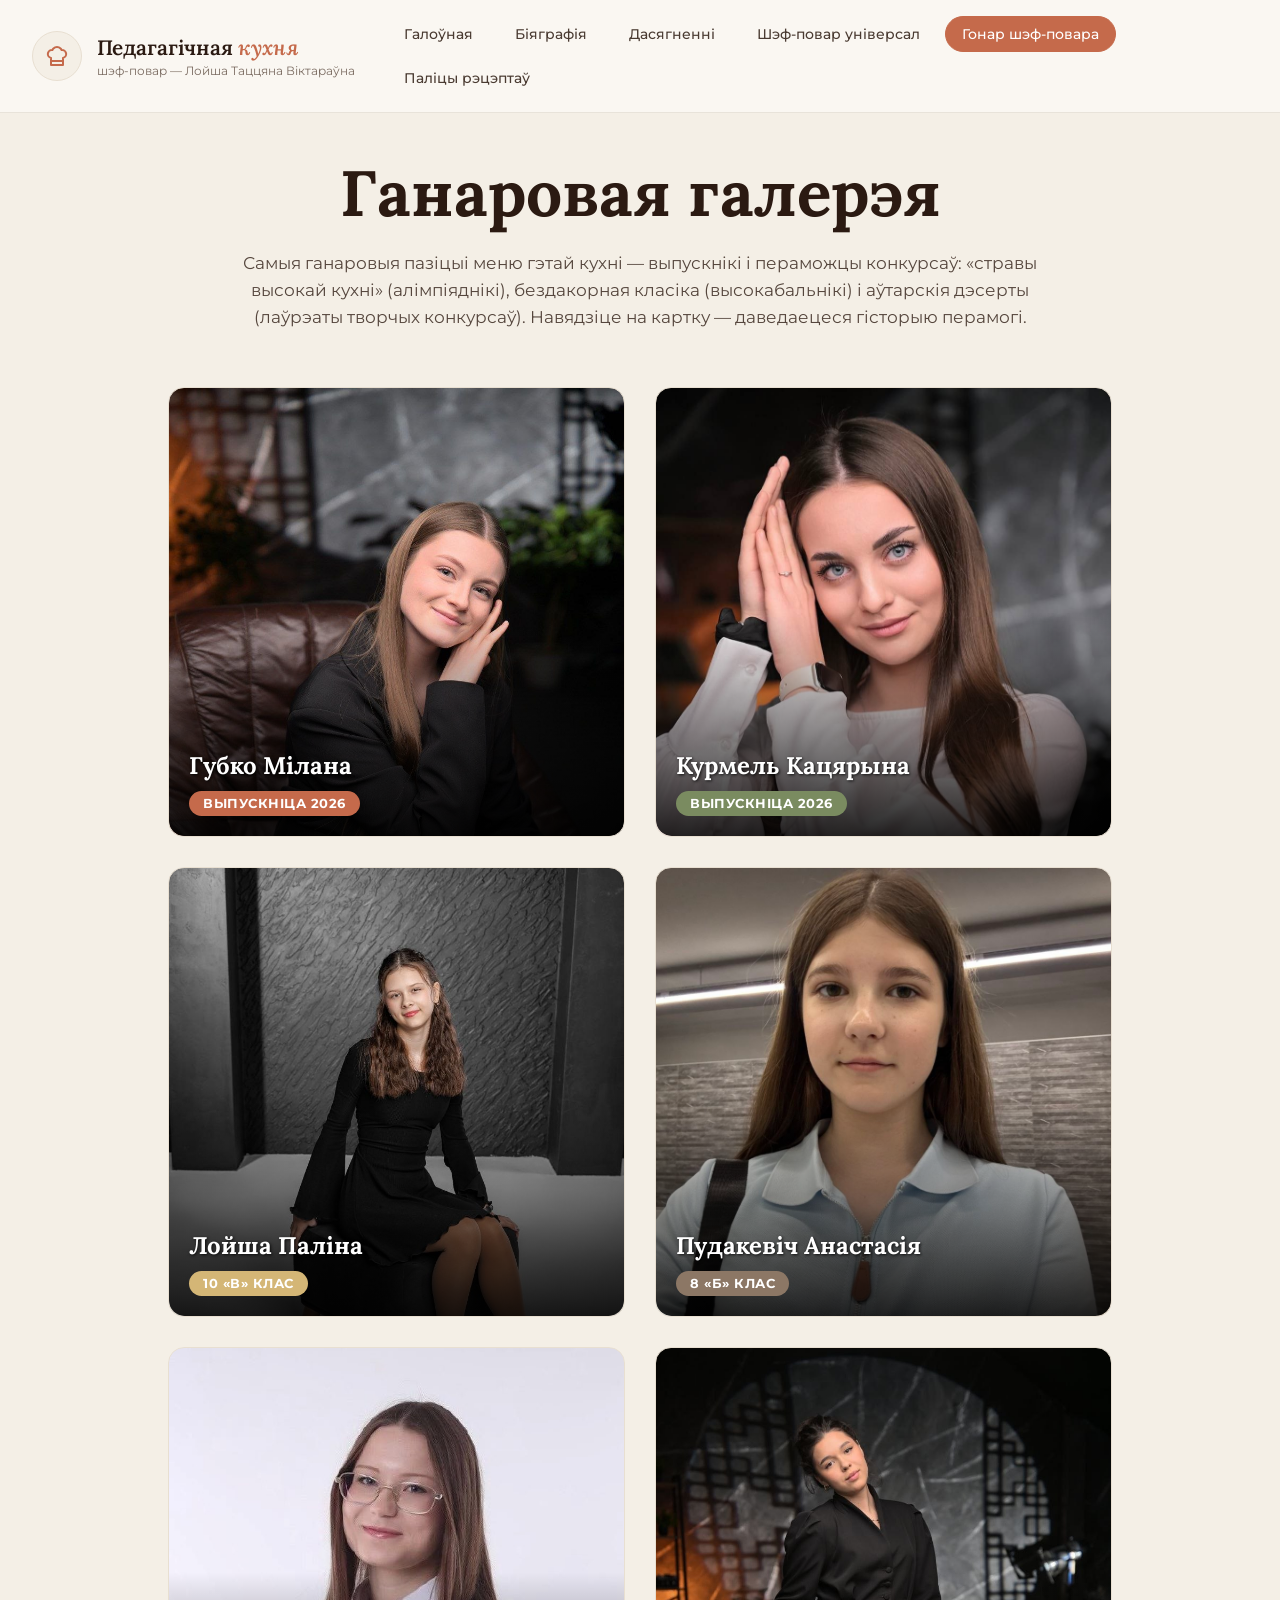
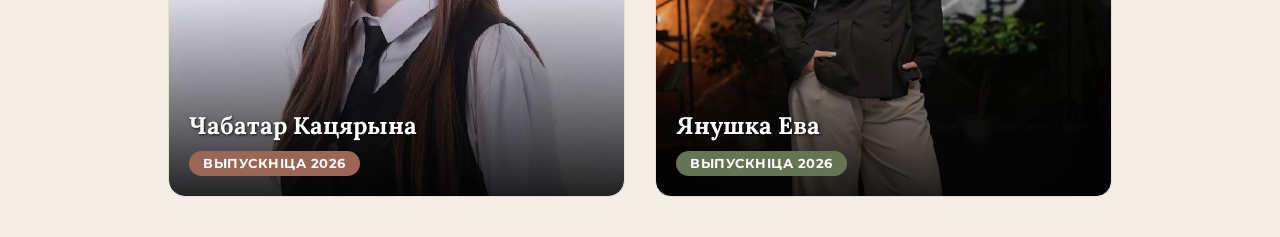
<file: students.html>
<!DOCTYPE html>
<html lang="be">

<head>
    <meta charset="UTF-8">
    <meta name="viewport" content="width=device-width, initial-scale=1.0">
    <title>Выпускнікі</title>
    <link rel="stylesheet" href="style.css">
</head>

<body>
    <header class="top">
        <div class="name">
            <a href="index.html" class="brand-link">
                <div class="brand">
                    <div class="logo-icon">
                        <svg width="24" height="24" viewBox="0 0 24 24" fill="none" stroke="#c56a4b" stroke-width="2"
                            stroke-linecap="round" stroke-linejoin="round">
                            <path
                                d="M6 13.87A4 4 0 0 1 7.41 6a5.11 5.11 0 0 1 1.05-1.54 5 5 0 0 1 7.08 0A5.11 5.11 0 0 1 16.59 6 4 4 0 0 1 18 13.87V21H6Z">
                            </path>
                            <line x1="6" y1="17" x2="18" y2="17"></line>
                        </svg>
                    </div>
                    <div class="title-block">
                        <h1 class="main-title">Педагагічная <span class="red">кухня</span></h1>
                        <p class="subtitle">шэф-повар — Лойша Таццяна Віктараўна</p>
                    </div>
                </div>
            </a>

            <nav class="links">
                <a href="index.html">Галоўная</a>
                <a href="biography.html">Біяграфія</a>
                <a href="achieve.html">Дасягненні</a>
                <a href="nakirunki.html">Шэф-повар унiверсал</a>
                <a href="students.html" class="active">Гонар шэф-повара</a>
                <a href="library.html">Палiцы рэцэптаў</a>
            </nav>
        </div>
    </header>

    <main class="students-main">
        <div class="bio-header">
            <h1 class="bio-title">Ганаровая галерэя</h1>
            <div class="bio-intro">
                <p>Самыя ганаровыя пазіцыі меню гэтай кухні — выпускнікі i пераможцы конкурсаў: «стравы высокай кухні»
                    (алімпіяднікі), бездакорная
                    класіка (высокабальнікі) і аўтарскія дэсерты (лаўрэаты творчых конкурсаў). Навядзіце на картку
                    — даведаецеся гісторыю перамогі.</p>
            </div>
        </div>

        <!-- Кнопкі фільтрацыі -->
        <!-- <div class="filter-buttons" style="justify-content: center; margin-bottom: 3rem;">
            <button class="filter-btn active" data-filter="all">Усе</button>
            <button class="filter-btn" data-filter="olympiad">Алімпіяднікі</button>
            <button class="filter-btn" data-filter="laureate">Лаўрэаты конкурсаў</button>
        </div> -->

        <!-- Сетка выпускнікоў -->
        <div class="students-grid">

            <!-- Картка 1: Губко Мілана -->
            <div class="student-card-wrap" data-type="laureate">
                <div class="student-card-inner">
                    <div class="student-card-front" style="background-image: url('img/1_1.jpg');">
                        <div class="front-overlay"></div>
                        <div class="front-content">
                            <h3 class="student-name" style="color: white;">Губко Мілана</h3>
                            <span class="student-year" style="background-color: #c56a4b; color: white;">Выпускніца
                                2026</span>
                        </div>
                    </div>
                    <div class="student-card-back">
                        <h3 class="back-title">Дасягненні</h3>
                        <div class="back-scroll">
                            <p class="back-text">
                                Пераможца абласнога конкурсу «Лишь слову жизнь дана» (2024 год і 2026 год, дыплом III
                                ступені), XVI абласнога конкурсу навукова-даследчых работ (канферэнцыя) навучэнцаў па
                                вучэбных прадметах «Крыштальная Альфа» (2024 год, дыплом III ступені), гарадскога
                                конкурсу «Нёманскія вытокі» (2024 год і 2026 год, дыпломы II ступені), раённага конкурсу
                                навукова-даследчых работ «Свет навукі: інтэлект, творчасць, культура» (2024 год, 2025
                                год, дыпломы II і III ступені), абласных адкрытых адукацыйных Каложскіх чытаннях (2025
                                год, дыплом II ступені), міжнароднага конкурсу сачыненняў «Настаўнік у маім лёсе» (2025
                                год, сертыфікат), рэспубліканскага літаратурнага конкурсу «БрамаМар» (2025 год,
                                сертыфікат), міжнароднага фестывалю «Любай маме прысвячаецца» (2025 год, сертыфікат),
                                III гарадскога фестывалю рыторыкі ў завочным конкурсе відэаролікаў «Жанчына, якой я
                                захапляюся» (2026 год, дыплом II ступені), VIII адкрытага гарадскога фестывалю
                                «Культурны воблік горада», завочнага конкурсу артыкулаў-інтэрв'ю «Год беларускай
                                жанчыны: гісторыі і погляды» (2026 год, дыплом II ступені).
                            </p>
                            <p class="back-text">
                                Занесена на школьную Дошку гонару ў 2023-2025 гг. Стыпендыят Гродзенскага абласнога
                                аддзялення грамадскага аб'яднання «Беларускі фонд міру» (27.05.2026 г.).
                            </p>
                        </div>
                    </div>
                </div>
            </div>

            <!-- Картка 2: Курмель Кацярына -->
            <div class="student-card-wrap" data-type="laureate">
                <div class="student-card-inner">
                    <div class="student-card-front" style="background-image: url('img/2_2.jpg');">
                        <div class="front-overlay"></div>
                        <div class="front-content">
                            <h3 class="student-name" style="color: white;">Курмель Кацярына</h3>
                            <span class="student-year" style="background-color: #7a8b60; color: white;">Выпускніца
                                2026</span>
                        </div>
                    </div>
                    <div class="student-card-back">
                        <h3 class="back-title">Дасягненні</h3>
                        <div class="back-scroll">
                            <p class="back-text">
                                З'яўляецца пераможцам і прызёрам розных фестываляў, конкурсаў і іншых мерапрыемстваў:
                                абласны конкурс «Лишь Слову жизнь дана...» (2024 год, дыплом III ступені); IV гарадскі
                                фестываль «Культурны воблік горада» (2024 год, дыплом I ступені); творчы конкурс эсэ
                                «Пока мы едины, мы непобедимы...» у рамках 1-й міжнароднай адкрытай краязнаўчай
                                канферэнцыі «Память жива в сердцах...» (2024 год, дыплом III ступені); раённы этап
                                рэспубліканскага конкурсу сачыненняў эпісталярнага жанру (2024 год, дыплом III ступені);
                                міжнародны конкурс сачыненняў «Настаўнік у маім лёсе» (2025 год, сертыфікат);
                                рэспубліканскі літаратурны конкурс «БрамаМар» (2025 год, сертыфікат); раённы этап
                                рэспубліканскага конкурсу юных чытачоў «Жывая класіка» (2025 год, дыплом III ступені);
                                адкрыты гарадскі конкурс «Гонар нацыі» (2025 год, дыплом III ступені); Міжнародны
                                літаратурны конкурс «Это нужно -- не мёртвым! Это надо -- живым!» (2025 год, грамата);
                                рэспубліканскі конкурс навукова-даследчых работ «Васількоў шапатліваю моваю...» (2025
                                год, дыплом I ступені).
                            </p>
                            <p class="back-text">
                                Занесена на школьную Дошку гонару ў 2024-2025 гг.
                            </p>
                        </div>
                    </div>
                </div>
            </div>

            <!-- Картка 3: Лойша Паліна -->
            <div class="student-card-wrap" data-type="olympiad">
                <div class="student-card-inner">
                    <div class="student-card-front" style="background-image: url('img/3_3.jpg');">
                        <div class="front-overlay"></div>
                        <div class="front-content">
                            <h3 class="student-name" style="color: white;">Лойша Паліна</h3>
                            <span class="student-year" style="background-color: #d4b676; color: white;">10 «В»
                                клас</span>
                        </div>
                    </div>
                    <div class="student-card-back">
                        <h3 class="back-title">Дасягненні</h3>
                        <div class="back-scroll">
                            <p class="back-text">
                                Выдатніца і прызёр прадметных алімпіяд, абласных, рэспубліканскіх і міжнародных
                                конкурсаў. Сярод яе перамог -- дыплом IІ ступені абласной алімпіяды па беларускай мове і
                                літаратуры (2026 г.), дыплом IІІ ступені раённай алімпіяды па беларускай мове і
                                літаратуры (2025 г.), дыплом I ступені абласнога конкурсу «Лишь Слову жизнь дана» (2026
                                г.), дыплом ІІ ступені рэспубліканскага конкурсу «Імёны, здабытыя талентам» (2025 г.),
                                дыплом ІІІ ступені міжнароднага конкурсу «БлагоВест» (2025 г.), дыплом ІІ ступені
                                раённага конкурсу «Соблюдаем законы дорог» (2025 г.), дыплом ІІ ступені раённага этапу
                                рэспубліканскага конкурсу «Открываем Беларусь» (2026 г.), дыплом І ступені раённага
                                этапу рэспубліканскага конкурсу «Ад паэзіі сэрца да прозы душы» (2026 г.).
                            </p>
                        </div>
                    </div>
                </div>
            </div>

            <!-- Картка 4: Пудакевіч Анастасія -->
            <div class="student-card-wrap" data-type="olympiad">
                <div class="student-card-inner">
                    <div class="student-card-front" style="background-image: url('img/4_4.jpg');">
                        <div class="front-overlay"></div>
                        <div class="front-content">
                            <h3 class="student-name" style="color: white;">Пудакевіч Анастасія</h3>
                            <span class="student-year" style="background-color: #8c7765; color: white;">8 «Б»
                                клас</span>
                        </div>
                    </div>
                    <div class="student-card-back">
                        <h3 class="back-title">Дасягненні</h3>
                        <div class="back-scroll">
                            <p class="back-text">
                                Выдатніца і прызёр алімпіяд па беларускай мове і літаратуры сярод вучняў ІІ ступені
                                агульнай сярэдняй адукацыі. Сярод яе перамог --- дыпломы I ступені раённай алімпіяды па
                                беларускай мове і літаратуры ў 2024-2026 гг.
                            </p>
                        </div>
                    </div>
                </div>
            </div>

            <!-- Картка 5: Чабатар Кацярына -->
            <div class="student-card-wrap" data-type="laureate">
                <div class="student-card-inner">
                    <div class="student-card-front card-front-chabatar" style="background-image: url('img/5_5.jpg');">
                        <div class="front-overlay"></div>
                        <div class="front-content">
                            <h3 class="student-name" style="color: white;">Чабатар Кацярына</h3>
                            <span class="student-year" style="background-color: #9b6653; color: white;">Выпускніца
                                2026</span>
                        </div>
                    </div>
                    <div class="student-card-back">
                        <h3 class="back-title">Дасягненні</h3>
                        <div class="back-scroll">
                            <p class="back-text">
                                Пераможца абласнога конкурсу «Лишь слову жизнь дана» (2025 год, дыплом III ступені);
                                удзельнік раённага этапу «Вялікай моладзевай гульні». Занесена на школьную Дошку гонару
                                ў 2024-2025 гг.
                            </p>
                        </div>
                    </div>
                </div>
            </div>

            <!-- Картка 6: Янушка Ева -->
            <div class="student-card-wrap" data-type="laureate">
                <div class="student-card-inner">
                    <div class="student-card-front" style="background-image: url('img/6_6.jpg');">
                        <div class="front-overlay"></div>
                        <div class="front-content">
                            <h3 class="student-name" style="color: white;">Янушка Ева</h3>
                            <span class="student-year" style="background-color: #647553; color: white;">Выпускніца
                                2026</span>
                        </div>
                    </div>
                    <div class="student-card-back">
                        <h3 class="back-title">Дасягненні</h3>
                        <div class="back-scroll">
                            <p class="back-text">
                                Пераможца раённага этапу рэспубліканскага конкурсу «Лідар года» (2025 год, дыплом II
                                ступені), абласнога конкурсу «Лишь слову жизнь дана» (2025 год, дыплом III ступені),
                                абласнога конкурсу «Я -- заканадаўца» (2025 год, сертыфікат). Мае падзяку за асабісты
                                ўклад, падтрымку моладзевага руху і актыўны ўдзел у рэалізацыі праектаў «БРСМ», актыўную
                                жыццёвую пазіцыю, індывідуальнасць і творчы падыход да справы. Занесена на школьную
                                Дошку гонару ў 2025 г.
                            </p>
                        </div>
                    </div>
                </div>
            </div>

        </div>
    </main>

    <script src="script.js"></script>
</body>

</html>
</file>
<file: style.css>
/* Подключение шрифтов (Lora для заголовков с засечками, Montserrat для основного текста) */
@import url('https://fonts.googleapis.com/css2?family=Lora:ital,wght@0,400..700;1,400..700&family=Montserrat:ital,wght@0,400..800;1,400..800&display=swap');

/* ===== Базовое ===== */
*,
*::before,
*::after {
    box-sizing: border-box;
}

html,
body {
    margin: 0;
    height: 100%;
    background-color: #f4efe6;
    font-family: 'Montserrat', system-ui, -apple-system, sans-serif;
    color: #2b1a12;
    -webkit-user-select: none;
    -moz-user-select: none;
    -ms-user-select: none;
    user-select: none;
}

/* Запрет перетаскивания картинок */
img {
    -webkit-user-drag: none;
}

/* ===== Сетка ===== */
.box {
    min-height: 100vh;
    display: grid;
    grid-template-columns: 45% 55%;
    grid-template-rows: auto 1fr;
    grid-template-areas:
        "top   top"
        "left  right";
    gap: 10px;
}

/* ===== Шапка ===== */
.top {
    grid-area: top;
    color: #2b1a12;
    position: relative;
    z-index: 1000;
    display: flex;
    align-items: center;
    background-color: #faf7f2;
    padding: 0 2rem;
    box-shadow: 0 1px 0 rgba(0, 0, 0, 0.05);
}

.name {
    display: flex;
    align-items: center;
    justify-content: space-between;
    width: 100%;
    gap: 2rem;
    flex-wrap: nowrap;
    padding: 1rem 0;
}

/* --- Ссылка на логотип (кликабельная) --- */
.brand-link {
    text-decoration: none;
    color: inherit;
    transition: opacity 0.2s ease;
    display: inline-block;
}

.brand-link:hover {
    opacity: 0.8;
}

/* --- Логотип и текст в шапке --- */
.brand {
    display: flex;
    align-items: center;
    gap: 15px;
}

.logo-icon {
    width: 50px;
    height: 50px;
    background-color: #f4efe6;
    border-radius: 50%;
    display: flex;
    align-items: center;
    justify-content: center;
    border: 1px solid #e8dfd1;
}

.title-block {
    display: flex;
    flex-direction: column;
    gap: 2px;
}

.main-title {
    margin: 0;
    font-family: 'Lora', serif;
    font-size: 1.3rem;
    font-weight: 600;
    color: #2b1a12;
    white-space: nowrap;
}

.red {
    color: #c56a4b;
    font-style: italic;
}

.subtitle {
    margin: 0;
    font-family: 'Montserrat', sans-serif;
    font-size: 0.75rem;
    color: #7a6b61;
    white-space: nowrap;
}

/* ===== Навигация ===== */
.links {
    display: flex;
    flex-wrap: wrap;
    gap: 0.5rem;
    align-items: center;
}

.links a {
    color: #4a3b32;
    text-decoration: none;
    white-space: nowrap;
    font-size: 0.9rem;
    font-weight: 500;
    padding: 8px 16px;
    border-radius: 30px;
    border: 1px solid transparent;
    transition: all 0.2s ease-in-out;
}

.links a:hover {
    background-color: #f1e6db;
    color: #c56a4b;
    border-color: #c56a4b;
}

.links a.active {
    background-color: #c56a4b;
    color: #ffffff;
    border-color: #c56a4b;
}

/* ===== Левая зона с фото (Главная) ===== */
.left {
    grid-area: left;
    padding: 20px 40px;
    display: flex;
    align-items: flex-start;
    justify-content: center;
    overflow: visible;
}

.photo-wrap {
    position: relative;
    width: 100%;
    max-width: 420px;
    aspect-ratio: 4 / 5;
    margin-top: 40px;
    cursor: pointer;
}

.photo-wrap::before {
    content: "";
    position: absolute;
    inset: -15px;
    background-color: rgba(197, 106, 75, 0.2);
    border-radius: 24px;
    transform: rotate(3deg);
    z-index: 0;
    transition: transform 0.3s ease;
}

.teacher {
    display: block;
    width: 100%;
    height: 100%;
    object-fit: cover;
    border-radius: 24px;
    position: relative;
    z-index: 1;
    box-shadow: 0 10px 30px rgba(0, 0, 0, 0.1);
    transition: transform 0.3s ease, box-shadow 0.3s ease;
}

.photo-wrap:hover .teacher {
    transform: scale(1.03) translateY(-5px);
    box-shadow: 0 15px 35px rgba(0, 0, 0, 0.15);
}

.photo-wrap:hover::before {
    transform: rotate(6deg) scale(1.02);
}

.photo-badge {
    position: absolute;
    bottom: -20px;
    left: 50%;
    transform: translateX(-50%);
    background: #faf7f2;
    padding: 10px 20px;
    border-radius: 30px;
    font-size: 0.85rem;
    font-weight: 500;
    color: #2b1a12;
    box-shadow: 0 5px 15px rgba(0, 0, 0, 0.08);
    white-space: nowrap;
    z-index: 2;
    transition: transform 0.3s ease;
}

.photo-wrap:hover .photo-badge {
    transform: translateX(-50%) translateY(3px);
}

/* ===== Правая зона (Контент главной) ===== */
.right {
    grid-area: right;
    padding: 15px 4rem 40px 2rem;
    /* Бейджики поднимутся выше */
    display: flex;
    flex-direction: column;
    justify-content: flex-start;
}

.school-badge {
    display: inline-flex;
    align-items: center;
    gap: 8px;
    background-color: #faf7f2;
    padding: 8px 16px;
    border-radius: 30px;
    font-size: 0.85rem;
    font-weight: 500;
    color: #4a3b32;
    margin-bottom: 1rem;
    /* Уменьшили отступ */
    box-shadow: 0 2px 10px rgba(0, 0, 0, 0.03);
    width: max-content;
}

.hero-title {
    font-family: 'Montserrat', sans-serif;
    font-size: clamp(2.5rem, 4.5vw, 4rem);
    font-weight: 700;
    line-height: 1.1;
    color: #2b1a12;
    margin: 50px 0 1.5rem 0;
    /* <-- Заголовок опустится на 50px вниз */
    letter-spacing: -1.5px;
}

.hero-red {
    color: #c56a4b;
}

.hero-subtitle {
    font-family: 'Montserrat', sans-serif;
    font-size: 1.1rem;
    font-weight: 700;
    color: #2b1a12;
    margin: 0 0 0.5rem 0;
}

.hero-desc {
    font-family: 'Montserrat', sans-serif;
    font-size: 0.95rem;
    font-weight: 600;
    color: #c56a4b;
    margin: 0 0 1.5rem 0;
}

.hero-text {
    font-family: 'Montserrat', sans-serif;
    font-size: 0.95rem;
    font-weight: 400;
    color: #55463d;
    line-height: 1.6;
    margin: 0 0 2.5rem 0;
    max-width: 90%;
}

.hero-buttons {
    display: grid;
    grid-template-columns: 1fr 1fr;
    gap: 15px;
    max-width: 600px;
}

.btn {
    display: inline-flex;
    align-items: center;
    justify-content: center;
    gap: 10px;
    padding: 14px 20px;
    border-radius: 30px;
    font-family: 'Montserrat', sans-serif;
    font-size: 0.95rem;
    font-weight: 600;
    text-decoration: none;
    transition: all 0.2s ease;
    text-align: center;
}

.btn-primary {
    background-color: #c56a4b;
    color: #ffffff;
    border: 1px solid #c56a4b;
}

.btn-primary:hover {
    background-color: #a8583c;
    border-color: #a8583c;
}

.btn-outline {
    background-color: transparent;
    color: #2b1a12;
    border: 1px solid #2b1a12;
}

.btn-outline:hover {
    background-color: rgba(43, 26, 18, 0.05);
}

/* ========================================= */
/* ===== СТИЛИ ДЛЯ СТРАНИЦЫ БИОГРАФИИ ===== */
/* ========================================= */

.bio-main {
    grid-column: 1 / -1;
    padding: 40px 10%;
    display: flex;
    flex-direction: column;
    align-items: center;
}

.bio-header {
    text-align: center;
    max-width: 800px;
    margin-bottom: 3rem;
}

.bio-title {
    font-family: 'Lora', serif;
    font-size: clamp(2.5rem, 5vw, 4rem);
    font-weight: 700;
    color: #2b1a12;
    margin: 0 0 1rem 0;
}

.bio-intro {
    font-family: 'Montserrat', sans-serif;
    font-size: 1.05rem;
    color: #55463d;
    line-height: 1.6;
    margin: 0;
}

.bio-intro p {
    margin: 0 0 0.5rem 0;
}

.bio-grid {
    display: grid;
    grid-template-columns: 350px 1fr;
    gap: 3rem;
    width: 100%;
    max-width: 1100px;
    align-items: start;
    margin-bottom: 2rem;
}

.bio-left {
    display: flex;
    flex-direction: column;
    gap: 2rem;
}

/* Опускаем фото вниз в биографии */
.bio-photo {
    margin-top: 60px !important;
    /* Сдвиг фото вниз */
    max-width: 100% !important;
}

.bio-right {
    display: flex;
    flex-direction: column;
}

/* ========================================= */
/* ===== БЛОК "ЗАПИСКИ ШЕФА" СО СКРЕПКОЙ ===== */
/* ========================================= */

.bio-quote {
    background-color: #faf7f2;
    border: 1px solid #e8dfd1;
    border-radius: 20px;
    padding: 40px 30px 30px 30px;
    box-shadow: 0 5px 15px rgba(0, 0, 0, 0.03);
    position: relative;
    margin-top: 25px;
}

/* Скрепка */
.bio-quote::before {
    content: "";
    position: absolute;
    top: -25px;
    /* Положение по вертикали */
    left: 15px;
    /* Положение по горизонтали */
    width: 45px;
    /* Размер скрепки */
    height: 45px;

    /* SVG-иконка скрепки (цвет #c56a4b) */
    background-image: url("data:image/svg+xml,%3Csvg xmlns='http://www.w3.org/2000/svg' viewBox='0 0 24 24' fill='none' stroke='%23c56a4b' stroke-width='2' stroke-linecap='round' stroke-linejoin='round'%3E%3Cpath d='M21.44 11.05l-9.19 9.19a6 6 0 0 1-8.49-8.49l9.19-9.19a4 4 0 0 1 5.66 5.66l-9.2 9.19a2 2 0 0 1-2.83-2.83l8.49-8.48'/%3E%3C/svg%3E");
    background-repeat: no-repeat;
    background-position: center;
    background-size: contain;

    /* Легкая тень для объема */
    filter: drop-shadow(0 4px 6px rgba(0, 0, 0, 0.15));

    z-index: 2;
}

.bio-quote .quote-title {
    display: flex;
    align-items: center;
    gap: 8px;
    font-family: 'Montserrat', sans-serif;
    font-size: 0.8rem;
    font-weight: 700;
    color: #c56a4b;
    text-transform: uppercase;
    letter-spacing: 0.5px;
    margin-bottom: 15px;
}

.bio-quote .quote-text {
    font-family: 'Montserrat', sans-serif;
    font-size: 0.95rem;
    color: #55463d;
    line-height: 1.7;
    font-style: italic;
}

.bio-quote .quote-text p {
    margin: 0 0 1rem 0;
}

.bio-quote .quote-text p:last-child {
    margin-bottom: 0;
}

/* ========================================= */
/* ===== БЛОК: ОБРАЗОВАНИЕ (НА ВСЮ ШИРИНУ) === */
/* ========================================= */

.education-section {
    width: 100%;
    max-width: 1100px;
    margin-bottom: 2rem;
}

.education-card {
    background-color: #faf7f2;
    border: 1px solid #e8dfd1;
    border-radius: 20px;
    padding: 30px;
    box-shadow: 0 5px 15px rgba(0, 0, 0, 0.03);
}

.edu-title {
    display: flex;
    align-items: center;
    gap: 10px;
    font-family: 'Lora', serif;
    font-size: 1.3rem;
    font-weight: 700;
    color: #2b1a12;
    margin-bottom: 25px;
}

/* Контейнер для таймлайна */
.timeline-horizontal {
    display: grid;
    grid-template-columns: repeat(4, 1fr);
    gap: 20px;
    position: relative;
}

/* Линия таймлайна */
.timeline-horizontal::before {
    content: "";
    position: absolute;
    top: 8px;
    /* Центр кружка */
    left: 8px;
    right: 8px;
    height: 2px;
    background-color: #e8dfd1;
    z-index: 0;
}

.tl-h-item {
    display: flex;
    flex-direction: column;
    position: relative;
    z-index: 1;
}

/* Обертка для кружка и года */
.tl-h-top {
    display: flex;
    align-items: center;
    gap: 0;
    margin-bottom: 15px;
    height: 20px;
}

/* Кружочек */
.tl-h-dot {
    width: 16px;
    height: 16px;
    background-color: #faf7f2;
    border: 3px solid #c56a4b;
    border-radius: 50%;
    flex-shrink: 0;
    position: relative;
    z-index: 2;
}

/* Год */
.tl-h-year {
    font-family: 'Montserrat', sans-serif;
    font-size: 0.9rem;
    font-weight: 700;
    color: #c56a4b;
    line-height: 1;
    background-color: #faf7f2;
    /* Фон перекрывает линию */
    padding: 0 4px;
    position: relative;
    z-index: 2;
}

.tl-h-content {
    /* Текст под кружком */
}

.tl-h-title {
    font-family: 'Montserrat', sans-serif;
    font-size: 0.9rem;
    font-weight: 700;
    color: #2b1a12;
    margin: 0 0 5px 0;
    line-height: 1.3;
}

.tl-h-text {
    font-family: 'Montserrat', sans-serif;
    font-size: 0.8rem;
    color: #7a6b61;
    margin: 0;
    line-height: 1.5;
}

/* ========================================= */
/* ===== СТИЛИ ДЛЯ БЛОКА "ИНГРЕДИЕНТЫ" ===== */
/* ========================================= */

.ingredients-section {
    width: 100%;
    max-width: 1100px;
    margin-top: 2rem;
    padding-top: 3rem;
    border-top: 1px solid #e8dfd1;
    display: flex;
    flex-direction: column;
    align-items: center;
}

.ingredients-header {
    text-align: center;
    margin-bottom: 2.5rem;
}

.ingredients-title {
    font-family: 'Lora', serif;
    font-size: 2.5rem;
    font-weight: 700;
    color: #2b1a12;
    margin: 0 0 1rem 0;
}

.ingredients-intro {
    font-family: 'Montserrat', sans-serif;
    font-size: 1.05rem;
    color: #55463d;
    line-height: 1.6;
    max-width: 800px;
    margin: 0 auto;
}

.ingredients-grid {
    display: grid;
    grid-template-columns: 1fr 1fr;
    gap: 20px;
    width: 100%;
}

.ingredient-card {
    background-color: #faf7f2;
    border: 1px solid #e8dfd1;
    border-radius: 20px;
    padding: 30px;
    box-shadow: 0 5px 20px rgba(0, 0, 0, 0.02);
    position: relative;
    display: flex;
    flex-direction: column;
}

.ing-header {
    display: flex;
    justify-content: space-between;
    align-items: flex-start;
    margin-bottom: 1.5rem;
}

.ing-icon {
    font-size: 2rem;
    line-height: 1;
}

.ing-num {
    font-family: 'Montserrat', sans-serif;
    font-size: 0.85rem;
    font-weight: 700;
    color: #c56a4b;
}

.ing-name {
    font-family: 'Montserrat', sans-serif;
    font-size: 1.3rem;
    font-weight: 700;
    color: #2b1a12;
    margin: 0 0 0.3rem 0;
}

.ing-sub {
    font-family: 'Montserrat', sans-serif;
    font-size: 0.75rem;
    font-weight: 700;
    color: #c56a4b;
    text-transform: uppercase;
    letter-spacing: 0.5px;
    margin: 0 0 1rem 0;
}

.ing-text {
    font-family: 'Montserrat', sans-serif;
    font-size: 0.95rem;
    color: #55463d;
    line-height: 1.6;
    margin: 0;
}

/* ========================================= */
/* ===== ГАЛЕРЕЯ ДОСТИЖЕНИЙ (КОЛЛАЖ) ===== */
/* ========================================= */

.achieve-gallery {
    display: grid;
    grid-template-columns: 1fr 1fr;
    /* Две колонки */
    gap: 0;
    /* Убираем отступы, чтобы фото были вплотную */

    /* УМЕНЬШИЛИ МАКСИМАЛЬНУЮ ШИРИНУ, чтобы фотки не были гигантскими */
    width: 100%;
    max-width: 550px;

    margin-top: 2rem;

    /* Прижимаем к правому краю */
    align-self: flex-end;
    margin-left: auto;
    margin-right: 0;

    /* Скругляем углы самого коллажа */
    border-radius: 24px;
    overflow: hidden;

    box-shadow: 0 10px 30px rgba(0, 0, 0, 0.1);
}

.achieve-item {
    position: relative;
    cursor: pointer;
    overflow: hidden;
    /* Задаем пропорции ячейки (квадрат) */
    aspect-ratio: 1 / 1;
}

.achieve-img {
    display: block;
    width: 100%;
    height: 100%;

    /* Заполняем ячейку и привязываем к верху (чтобы не резало голову) */
    object-fit: cover;
    object-position: top center;

    transition: transform 0.4s ease;
}

/* Эффект при наведении */
.achieve-item:hover .achieve-img {
    transform: scale(1.15);
}

/* ========================================= */
/* ===== КНОПКА "НАВЕРХ" ===== */
/* ========================================= */

.scroll-top-btn {
    position: fixed;
    bottom: 40px;
    right: 40px;
    width: 50px;
    height: 50px;
    background-color: #c56a4b;
    color: #ffffff;
    border: none;
    border-radius: 50%;
    cursor: pointer;
    display: flex;
    align-items: center;
    justify-content: center;
    box-shadow: 0 4px 15px rgba(197, 106, 75, 0.4);
    transition: all 0.3s ease;
    z-index: 1000;
}

.scroll-top-btn:hover {
    background-color: #a8583c;
    transform: translateY(-5px);
    box-shadow: 0 6px 20px rgba(197, 106, 75, 0.6);
}

/* ========================================= */
/* ===== АДАПТИВ (ДЛЯ ВСЕГО САЙТА) ===== */
/* ========================================= */

@media (max-width: 1024px) {
    .right {
        padding: 30px 2rem;
    }

    .photo-badge {
        white-space: normal;
        text-align: center;
        width: 90%;
    }
}

@media (max-width: 900px) {
    .box {
        grid-template-columns: 1fr;
        grid-template-rows: auto auto auto;
        grid-template-areas:
            "top"
            "left"
            "right";
    }

    .left {
        padding: 20px;
    }

    .right {
        padding: 20px;
    }

    .hero-title {
        text-align: center;
    }

    .school-badge {
        margin: 0 auto 2rem auto;
    }

    .hero-subtitle,
    .hero-desc,
    .hero-text {
        text-align: center;
    }

    .hero-text {
        max-width: 100%;
    }

    .hero-buttons {
        margin: 0 auto;
        width: 100%;
    }

    .bio-grid {
        grid-template-columns: 1fr;
    }

    .bio-left {
        max-width: 400px;
        margin: 0 auto;
    }

    .bio-photo {
        margin-top: 20px !important;
    }

    .bio-main {
        padding: 20px;
    }

    /* На планшетах коллаж центрируем */
    .achieve-gallery {
        margin: 0 auto;
        max-width: 100%;
        /* Разрешаем чуть больше на планшетах */
    }
}

@media (max-width: 800px) {
    .name {
        flex-direction: column;
        align-items: flex-start;
        gap: 1rem;
        padding: 1rem 0;
    }

    .links {
        justify-content: flex-start;
    }
}

@media (max-width: 768px) {
    .ingredients-grid {
        grid-template-columns: 1fr;
    }

    .ingredients-title {
        font-size: 2rem;
    }

    /* Таймлайн в 2 колонки, линию убираем */
    .timeline-horizontal {
        grid-template-columns: 1fr 1fr;
        gap: 30px 20px;
    }

    .timeline-horizontal::before {
        display: none;
    }

    .scroll-top-btn {
        bottom: 20px;
        right: 20px;
        width: 45px;
        height: 45px;
    }
}

@media (max-width: 700px) {
    .top {
        padding: 0 1rem;
    }

    .main-title {
        font-size: 1.1rem;
    }

    .subtitle {
        white-space: normal;
    }

    .links a {
        font-size: 0.85rem;
        padding: 6px 14px;
    }
}

@media (max-width: 600px) {
    .hero-buttons {
        grid-template-columns: 1fr;
    }

    /* Таймлайн в один столбик */
    .timeline-horizontal {
        grid-template-columns: 1fr;
    }

    /* Коллаж в одну колонку (все 4 фото друг под другом) */
    .achieve-gallery {
        grid-template-columns: 1fr;
    }
}

/* ========================================= */
/* ===== СТРАНИЦА ДОСТИЖЕНИЙ ===== */
/* ========================================= */

.achieve-main {
    grid-column: 1 / -1;
    padding: 40px 10%;
    display: grid;
    grid-template-columns: 1fr 1fr;
    /* Две колонки */
    gap: 4rem;
    align-items: start;
    max-width: 1400px;
    margin: 0 auto;
    width: 100%;
}

/* --- Левая колонка (Текст и фильтры) --- */
.achieve-left {
    position: sticky;
    top: 40px;
    /* Текст прилипает при скролле */
}

.filter-buttons {
    display: flex;
    flex-wrap: wrap;
    gap: 10px;
    margin-top: 2rem;
}

.filter-btn {
    background-color: #faf7f2;
    border: 1px solid #e8dfd1;
    color: #4a3b32;
    padding: 10px 20px;
    border-radius: 30px;
    font-family: 'Montserrat', sans-serif;
    font-size: 0.95rem;
    font-weight: 500;
    cursor: pointer;
    transition: all 0.2s ease;
}

.filter-btn:hover {
    border-color: #c56a4b;
    color: #c56a4b;
}

.filter-btn.active {
    background-color: #c56a4b;
    color: #ffffff;
    border-color: #c56a4b;
}

/* --- Правая колонка (Вертикальный таймлайн) --- */
.achieve-right {
    position: relative;
    padding-left: 20px;
}

/* Пунктирная линия */
.achieve-right::before {
    content: "";
    position: absolute;
    top: 20px;
    bottom: 20px;
    left: 45px;
    /* Выравнивание по центру иконок */
    width: 2px;
    background-image: linear-gradient(to bottom, #c56a4b 50%, transparent 50%);
    background-size: 2px 10px;
    /* Длина штриха и пробела */
    background-repeat: repeat-y;
    z-index: 0;
}

/* Элемент таймлайна */
.vt-item {
    display: flex;
    gap: 20px;
    margin-bottom: 2rem;
    position: relative;
    z-index: 1;
}

/* Иконка в кружке */
.vt-icon {
    width: 50px;
    height: 50px;
    background-color: #faf7f2;
    border: 2px solid #c56a4b;
    border-radius: 50%;
    display: flex;
    align-items: center;
    justify-content: center;
    flex-shrink: 0;
    box-shadow: 0 0 0 6px #f4efe6;
    /* Маскируем линию под иконкой */
}

/* Карточка */
.vt-card {
    background-color: #faf7f2;
    border: 1px solid #e8dfd1;
    border-radius: 16px;
    padding: 20px 25px;
    box-shadow: 0 5px 15px rgba(0, 0, 0, 0.03);
    width: 100%;
}

.vt-header {
    display: flex;
    align-items: center;
    gap: 10px;
    margin-bottom: 10px;
}

.vt-year {
    font-family: 'Montserrat', sans-serif;
    font-size: 1rem;
    font-weight: 700;
    color: #c56a4b;
}

.vt-tag {
    background-color: rgba(197, 106, 75, 0.15);
    /* Светлый фон для тега */
    color: #c56a4b;
    font-family: 'Montserrat', sans-serif;
    font-size: 0.7rem;
    font-weight: 700;
    padding: 4px 10px;
    border-radius: 20px;
    text-transform: uppercase;
    letter-spacing: 0.5px;
}

.vt-title {
    font-family: 'Montserrat', sans-serif;
    font-size: 1.1rem;
    font-weight: 700;
    color: #2b1a12;
    margin: 0 0 8px 0;
    line-height: 1.3;
}

.vt-text {
    font-family: 'Montserrat', sans-serif;
    font-size: 0.9rem;
    color: #55463d;
    line-height: 1.5;
    margin: 0;
}

/* Адаптив для страницы достижений */
@media (max-width: 900px) {
    .achieve-main {
        grid-template-columns: 1fr;
        /* В одну колонку на планшетах */
        gap: 2rem;
    }

    .achieve-left {
        position: static;
    }
}

/* ========================================= */
/* ===== СТРАНИЦА ДОСТИЖЕНИЙ ===== */
/* ========================================= */

.achieve-main {
    grid-column: 1 / -1;
    padding: 40px 10%;
    display: grid;
    grid-template-columns: 1fr 1fr;
    /* Две колонки */
    gap: 4rem;
    align-items: start;
    max-width: 1400px;
    margin: 0 auto;
    width: 100%;
}

/* --- Левая колонка (Текст, фильтры, фото) --- */
.achieve-left {
    display: flex;
    flex-direction: column;
    gap: 2rem;
}

/* Настройка коллажа (чтобы не был гигантским) */
.achieve-left .achieve-gallery {
    max-width: 500px;
    /* Уменьшаем ширину фотографий */
    margin: 0;
    align-self: flex-start;
}

/* --- Правая колонка (Вертикальный таймлайн) --- */
.achieve-right {
    position: relative;
    padding-left: 20px;
}

/* Пунктирная линия */
.achieve-right::before {
    content: "";
    position: absolute;
    top: 20px;
    bottom: 20px;
    left: 45px;
    /* Выравнивание по центру иконок */
    width: 2px;
    background-image: linear-gradient(to bottom, #c56a4b 50%, transparent 50%);
    background-size: 2px 10px;
    background-repeat: repeat-y;
    z-index: 0;
}

/* Элемент таймлайна */
.vt-item {
    display: flex;
    gap: 20px;
    margin-bottom: 2rem;
    position: relative;
    z-index: 1;
}

/* Иконка в кружке */
.vt-icon {
    width: 50px;
    height: 50px;
    background-color: #faf7f2;
    border: 2px solid #c56a4b;
    border-radius: 50%;
    display: flex;
    align-items: center;
    justify-content: center;
    flex-shrink: 0;
    box-shadow: 0 0 0 6px #f4efe6;
    /* Маскируем линию под иконкой */
}

/* Карточка */
.vt-card {
    background-color: #faf7f2;
    border: 1px solid #e8dfd1;
    border-radius: 16px;
    padding: 20px 25px;
    box-shadow: 0 5px 15px rgba(0, 0, 0, 0.03);
    width: 100%;
}

.vt-header {
    display: flex;
    align-items: center;
    gap: 10px;
    margin-bottom: 10px;
}

.vt-year {
    font-family: 'Montserrat', sans-serif;
    font-size: 1rem;
    font-weight: 700;
    color: #c56a4b;
}

.vt-tag {
    background-color: rgba(197, 106, 75, 0.15);
    /* Светлый фон для тега */
    color: #c56a4b;
    font-family: 'Montserrat', sans-serif;
    font-size: 0.7rem;
    font-weight: 700;
    padding: 4px 10px;
    border-radius: 20px;
    text-transform: uppercase;
    letter-spacing: 0.5px;
}

.vt-title {
    font-family: 'Montserrat', sans-serif;
    font-size: 1.1rem;
    font-weight: 700;
    color: #2b1a12;
    margin: 0 0 8px 0;
    line-height: 1.3;
}

.vt-text {
    font-family: 'Montserrat', sans-serif;
    font-size: 0.9rem;
    color: #55463d;
    line-height: 1.5;
    margin: 0;
}

/* Адаптив */
@media (max-width: 900px) {
    .achieve-main {
        grid-template-columns: 1fr;
        /* В одну колонку на планшетах */
        gap: 3rem;
    }
}

/* ===== Стили для анимации фильтрации ===== */
.vt-item {
    transition: opacity 0.3s ease, transform 0.3s ease;
}

.filter-btn {
    cursor: pointer;
    transition: all 0.2s ease;
}

/* Чтобы при клике не оставался синий фокус в браузере */
.filter-btn:focus {
    outline: none;
}

/* ========================================= */
/* ===== АККОРДЕОН В ТАЙМЛАЙНЕ (РАСКРЫТИЕ) ===== */
/* ========================================= */

/* Делаем карточку кликабельной (курсор-рука) */
.vt-card {
    cursor: pointer;
    transition: all 0.3s ease;
}

/* Сама карточка при наведении чуть выделяется */
.vt-card:hover {
    box-shadow: 0 8px 25px rgba(0, 0, 0, 0.06);
}

/* Скрытый текст по умолчанию */
.vt-extra-text {
    max-height: 0;
    overflow: hidden;
    opacity: 0;
    transition: max-height 0.4s ease, opacity 0.4s ease, margin 0.4s ease;
}

.vt-extra-text p {
    margin: 0;
    padding-top: 15px;
    border-top: 1px dashed #e8dfd1;
    /* Пунктирная линия, как на скрине */
    font-family: 'Montserrat', sans-serif;
    font-size: 0.9rem;
    color: #7a6b61;
    line-height: 1.6;
}

/* Состояние, когда карточка открыта */
.vt-card.expanded {
    background-color: #ffffff;
    /* Чуть светлее фон, чтобы выделить активную */
    border-color: #c56a4b;
    /* Терракотовая рамка */
}

/* Показываем скрытый текст */
.vt-card.expanded .vt-extra-text {
    max-height: 200px;
    /* Достаточно, чтобы влез текст */
    opacity: 1;
    margin-top: 15px;
}

/* Анимация для фильтров (чтобы элементы плавно исчезали) */
.vt-item {
    transition: opacity 0.3s ease, transform 0.3s ease;
}

/* ========================================= */
/* ===== СТРАНИЦА ВЫПУСКНИКОВ ===== */
/* ========================================= */

.students-main {
    grid-column: 1 / -1;
    padding: 40px 10%;
    display: flex;
    flex-direction: column;
    align-items: center;
    max-width: 1200px;
    margin: 0 auto;
}

/* Сетка карточек (4 колонки) */
.students-grid {
    display: grid;
    grid-template-columns: repeat(4, 1fr);
    gap: 20px;
    width: 100%;
}

/* Сама карточка */
.student-card {
    background-color: #faf7f2;
    border: 1px solid #e8dfd1;
    border-radius: 16px;
    padding: 30px 20px;
    text-align: center;
    position: relative;
    box-shadow: 0 5px 15px rgba(0, 0, 0, 0.02);
    transition: transform 0.3s ease, box-shadow 0.3s ease;
    display: flex;
    flex-direction: column;
    align-items: center;
}

.student-card:hover {
    transform: translateY(-5px);
    box-shadow: 0 10px 25px rgba(0, 0, 0, 0.08);
}

/* Кружок с инициалами */
.student-avatar {
    width: 70px;
    height: 70px;
    border-radius: 50%;
    color: #ffffff;
    font-family: 'Lora', serif;
    font-size: 1.6rem;
    font-weight: 700;
    display: flex;
    align-items: center;
    justify-content: center;
    margin-bottom: 15px;
}

/* Иконка в правом верхнем углу */
.student-badge {
    position: absolute;
    top: 15px;
    right: 15px;
    width: 32px;
    height: 32px;
    background-color: #f4efe6;
    border-radius: 50%;
    display: flex;
    align-items: center;
    justify-content: center;
    border: 1px solid #e8dfd1;
}

/* Имя */
.student-name {
    font-family: 'Montserrat', sans-serif;
    font-size: 1.1rem;
    font-weight: 700;
    color: #2b1a12;
    margin: 0 0 10px 0;
}

/* Описание */
.student-desc {
    font-family: 'Montserrat', sans-serif;
    font-size: 0.85rem;
    color: #55463d;
    line-height: 1.5;
    margin: 0 0 20px 0;
    flex-grow: 1;
    /* Чтобы год всегда был внизу */
}

/* Год */
.student-year {
    background-color: #e8dfd1;
    color: #2b1a12;
    font-family: 'Montserrat', sans-serif;
    font-size: 0.8rem;
    font-weight: 600;
    padding: 4px 12px;
    border-radius: 20px;
}

/* Адаптив для выпускников */
@media (max-width: 1024px) {
    .students-grid {
        grid-template-columns: repeat(2, 1fr);
    }
}

@media (max-width: 600px) {
    .students-grid {
        grid-template-columns: 1fr;
    }
}

/* ========================================= */
/* ===== СТРАНИЦА ВЫПУСКНИКОВ (С ФЛИПОМ) ===== */
/* ========================================= */

.students-main {
    grid-column: 1 / -1;
    padding: 40px 10%;
    display: flex;
    flex-direction: column;
    align-items: center;
    max-width: 1200px;
    margin: 0 auto;
    width: 100%;
}

.students-grid {
    display: grid;
    grid-template-columns: repeat(4, 1fr);
    gap: 20px;
    width: 100%;
}

/* Обертка карточки (для 3D-эффекта) */
.student-card-wrap {
    perspective: 1000px;
    /* Задает глубину сцены */
    cursor: pointer;
    height: 320px;
    /* Фиксированная высота, чтобы карточки не прыгали */
}

/* Внутренний контейнер, который будет переворачиваться */
.student-card-inner {
    position: relative;
    width: 100%;
    height: 100%;
    transition: transform 0.6s;
    transform-style: preserve-3d;
    /* Сохраняет 3D-пространство для сторон */
}

/* Сам эффект переворота при наведении */
.student-card-wrap:hover .student-card-inner {
    transform: rotateY(180deg);
}

/* Общие стили для обеих сторон (лицо и изнанка) */
.student-card-front,
.student-card-back {
    position: absolute;
    width: 100%;
    height: 100%;
    backface-visibility: hidden;
    /* Скрывает обратную сторону, когда она не видна */
    border-radius: 16px;
    box-shadow: 0 5px 15px rgba(0, 0, 0, 0.02);
    border: 1px solid #e8dfd1;
    padding: 30px 20px;
    display: flex;
    flex-direction: column;
    align-items: center;
    text-align: center;
}

/* --- Лицевая сторона --- */
.student-card-front {
    background-color: #faf7f2;
    z-index: 2;
    /* Лицо спереди */
}

/* --- Обратная сторона --- */
.student-card-back {
    background-color: #2b1a12;
    /* Темный фон для контраста */
    color: #ffffff;
    transform: rotateY(180deg);
    /* Изнанка уже повернута */
    justify-content: center;
}

/* Стили для контента на изнанке */
.back-title {
    font-family: 'Lora', serif;
    font-size: 1.2rem;
    color: #c56a4b;
    margin: 0 0 10px 0;
}

.back-text {
    font-family: 'Montserrat', sans-serif;
    font-size: 0.9rem;
    line-height: 1.5;
    color: #d1c7bd;
    margin: 0;
}

/* --- Стили контента на лицевой стороне (Аватар, Имя, Год) --- */
.student-avatar {
    width: 70px;
    height: 70px;
    border-radius: 50%;
    color: #ffffff;
    font-family: 'Lora', serif;
    font-size: 1.6rem;
    font-weight: 700;
    display: flex;
    align-items: center;
    justify-content: center;
    margin-bottom: 15px;
}

.student-badge {
    position: absolute;
    top: 15px;
    right: 15px;
    width: 32px;
    height: 32px;
    background-color: #f4efe6;
    border-radius: 50%;
    display: flex;
    align-items: center;
    justify-content: center;
    border: 1px solid #e8dfd1;
}

.student-name {
    font-family: 'Montserrat', sans-serif;
    font-size: 1.1rem;
    font-weight: 700;
    color: #2b1a12;
    margin: 0 0 10px 0;
}

.student-desc {
    font-family: 'Montserrat', sans-serif;
    font-size: 0.85rem;
    color: #55463d;
    line-height: 1.5;
    margin: 0 0 20px 0;
    flex-grow: 1;
}

.student-year {
    background-color: #e8dfd1;
    color: #2b1a12;
    font-family: 'Montserrat', sans-serif;
    font-size: 0.8rem;
    font-weight: 600;
    padding: 4px 12px;
    border-radius: 20px;
}

/* Адаптив для выпускников */
@media (max-width: 1024px) {
    .students-grid {
        grid-template-columns: repeat(2, 1fr);
    }
}

@media (max-width: 600px) {
    .students-grid {
        grid-template-columns: 1fr;
    }
}

/* ===== Плавная анимация фильтрации выпускников ===== */
.student-card-wrap {
    transition: opacity 0.3s ease, transform 0.3s ease;
}

/* ===== ТАЙМЛАЙН (ОДНА КОЛОНКА) ===== */

.achieve-right {
    position: relative;
    padding-left: 20px;
}

/* Пунктирная линия */
.timeline-line-bg {
    position: absolute;
    top: 20px;
    bottom: 20px;
    left: 45px;
    width: 2px;
    background-image: linear-gradient(to bottom, #c56a4b 50%, transparent 50%);
    background-size: 2px 10px;
    background-repeat: repeat-y;
    z-index: 0;
}

/* Сплошная линия (анимация) */
.timeline-line-active {
    position: absolute;
    top: 20px;
    left: 45px;
    width: 2px;
    height: 0;
    background-color: #c56a4b;
    z-index: 0;
    transition: height 0.1s ease-out;
}

/* Карточка и иконка */
.vt-item {
    display: flex;
    gap: 20px;
    margin-bottom: 2rem;
    position: relative;
    z-index: 1;
}

.vt-icon {
    width: 50px;
    height: 50px;
    background-color: #c56a4b;
    /* Терракотовый фон */
    border: 4px solid #f4efe6;
    /* Светлая обводка */
    border-radius: 50%;
    display: flex;
    align-items: center;
    justify-content: center;
    flex-shrink: 0;
    box-shadow: 0 0 0 4px #faf7f2;
    /* Маскируем линию под иконкой */
    z-index: 2;
}

.vt-card {
    background-color: #faf7f2;
    border: 1px solid #e8dfd1;
    border-radius: 16px;
    padding: 20px 25px;
    box-shadow: 0 5px 15px rgba(0, 0, 0, 0.03);
    width: 100%;
    cursor: pointer;
    transition: all 0.3s ease;
}

/* Иконки в карточках должны быть белыми (мы задали stroke="#faf7f2" в HTML) */

/* ===== Кнопки фильтрации ===== */
.filter-buttons {
    display: flex;
    flex-wrap: nowrap;
    /* Запрещаем перенос на новую строку */
    gap: 8px;
    /* Уменьшаем расстояние между кнопками */
    margin-top: 2rem;
}

.filter-btn {
    background-color: #faf7f2;
    border: 1px solid #e8dfd1;
    color: #4a3b32;
    padding: 8px 14px;
    /* Уменьшаем внутренние отступы */
    border-radius: 30px;
    font-family: 'Montserrat', sans-serif;
    font-size: 0.8rem;
    /* Уменьшаем размер шрифта */
    font-weight: 500;
    cursor: pointer;
    transition: all 0.2s ease;
    white-space: nowrap;
    /* Текст внутри кнопки не будет переноситься */
}

.filter-btn:hover {
    border-color: #c56a4b;
    color: #c56a4b;
}

.filter-btn.active {
    background-color: #c56a4b;
    color: #ffffff;
    border-color: #c56a4b;
}

/* ========================================= */
/* ===== СТРАНИЦА БИБЛИОТЕКИ ===== */
/* ========================================= */

.library-main {
    grid-column: 1 / -1;
    /* Растягиваем на всю ширину */
    padding: 40px 10%;
    max-width: 1400px;
    margin: 0 auto;
    width: 100%;
    display: flex;
    flex-direction: column;
    align-items: center;
}

.library-header {
    text-align: center;
    max-width: 900px;
    margin-bottom: 3rem;
}

.library-badge {
    display: inline-block;
    background-color: #f1e6db;
    color: #c56a4b;
    font-size: 0.75rem;
    font-weight: 700;
    padding: 6px 16px;
    border-radius: 30px;
    margin-bottom: 1rem;
    letter-spacing: 1px;
}

.library-title {
    font-family: 'Lora', serif;
    font-size: clamp(2.5rem, 5vw, 4rem);
    font-weight: 700;
    color: #2b1a12;
    margin: 0 0 1rem 0;
}

.library-desc {
    font-family: 'Montserrat', sans-serif;
    font-size: 1.05rem;
    color: #55463d;
    line-height: 1.6;
    margin: 0;
}

/* Фильтры и поиск */
.library-controls {
    display: flex;
    justify-content: space-between;
    align-items: center;
    width: 100%;
    margin-bottom: 2.5rem;
    flex-wrap: wrap;
    gap: 20px;
}

.library-filters {
    display: flex;
    flex-wrap: wrap;
    gap: 10px;
}

.library-search {
    display: flex;
    align-items: center;
    background-color: #faf7f2;
    border: 1px solid #e8dfd1;
    border-radius: 30px;
    padding: 10px 20px;
    width: 100%;
    max-width: 350px;
}

.library-search svg {
    margin-right: 10px;
}

.library-search input {
    border: none;
    background: transparent;
    font-family: 'Montserrat', sans-serif;
    font-size: 0.95rem;
    color: #2b1a12;
    width: 100%;
    outline: none;
}

.library-search input::placeholder {
    color: #a8998e;
}

/* Сетка карточек */
.library-grid {
    display: grid;
    grid-template-columns: repeat(auto-fill, minmax(320px, 1fr));
    gap: 25px;
    width: 100%;
}

/* Карточка */
.library-card {
    background-color: #faf7f2;
    border: 1px solid #e8dfd1;
    border-radius: 20px;
    padding: 30px;
    display: flex;
    flex-direction: column;
    transition: all 0.3s ease;
    box-shadow: 0 5px 15px rgba(0, 0, 0, 0.02);
    position: relative;
}

.library-card:hover {
    transform: translateY(-5px);
    box-shadow: 0 10px 30px rgba(0, 0, 0, 0.06);
}

/* Теги (PDF, DOC, PPT) */
.card-tag {
    align-self: flex-start;
    padding: 6px 14px;
    border-radius: 8px;
    font-family: 'Montserrat', sans-serif;
    font-size: 0.75rem;
    font-weight: 800;
    letter-spacing: 1px;
    margin-bottom: 20px;
    color: #fff;
}

.tag-pdf {
    background-color: #c56a4b;
}

/* Терракотовый */
.tag-doc {
    background-color: #7d9574;
}

/* Оливковый */
.tag-ppt {
    background-color: #d4a373;
}

/* Золотистый */
.tag-video {
    background-color: #4a5568;
}

/* Темно-серый */

/* Заголовок и текст карточки */
.card-title {
    font-family: 'Montserrat', sans-serif;
    font-size: 1.15rem;
    font-weight: 700;
    color: #2b1a12;
    margin: 0 0 12px 0;
    line-height: 1.4;
}

.card-desc {
    font-family: 'Montserrat', sans-serif;
    font-size: 0.9rem;
    color: #7a6b61;
    line-height: 1.5;
    margin: 0 0 25px 0;
    flex-grow: 1;
    /* Прижимает футер к низу */
}

/* Подвал карточки (Год, размер) */
.card-footer {
    display: flex;
    align-items: center;
    gap: 8px;
    font-family: 'Montserrat', sans-serif;
    font-size: 0.85rem;
    color: #a8998e;
    margin-top: auto;
}

.card-year {
    font-weight: 600;
}

.card-dot {
    font-size: 1.2rem;
    line-height: 0;
}

/* Адаптив для мобильных */
@media (max-width: 768px) {
    .library-controls {
        flex-direction: column;
        align-items: flex-start;
    }

    .library-search {
        max-width: 100%;
    }
}

/* ========================================= */
/* ===== ВИДЕО КАРТОЧКИ И ПЛЕЕР ===== */
/* ========================================= */

/* Карточка видео */
.video-card {
    padding: 0;
    /* Убираем отступы, так как превью должно быть на всю ширину */
    overflow: hidden;
    cursor: pointer;
}

/* Превью видео (верхняя часть) */
.video-preview {
    background-color: #b56b51;
    /* Терракотовый фон как на скрине */
    height: 180px;
    position: relative;
    display: flex;
    align-items: center;
    justify-content: center;
}

/* Кнопка Play */
.play-btn {
    width: 50px;
    height: 50px;
    background-color: #faf7f2;
    border-radius: 50%;
    display: flex;
    align-items: center;
    justify-content: center;
    transition: transform 0.2s ease;
}

.play-btn svg {
    margin-left: 4px;
    /* Чуть сдвигаем треугольник вправо для оптического центра */
}

.video-card:hover .play-btn {
    transform: scale(1.1);
}

/* Время видео в углу */
.video-time {
    position: absolute;
    top: 15px;
    right: 15px;
    background-color: rgba(0, 0, 0, 0.5);
    color: #fff;
    font-family: 'Montserrat', sans-serif;
    font-size: 0.75rem;
    font-weight: 700;
    padding: 4px 10px;
    border-radius: 10px;
}

/* Название на превью */
.video-preview-title {
    position: absolute;
    bottom: 15px;
    left: 20px;
    color: #fff;
    font-family: 'Montserrat', sans-serif;
    font-size: 1.1rem;
    font-weight: 700;
}

/* Контент внутри карточки */
.video-card-content {
    padding: 25px;
    display: flex;
    flex-direction: column;
    flex-grow: 1;
}

.video-card-content .card-title {
    font-size: 1.15rem;
}

/* Кнопка "Смотреть" */
.btn-watch {
    background-color: #e8dfd1;
    color: #2b1a12;
    border: none;
    padding: 8px 20px;
    border-radius: 20px;
    font-family: 'Montserrat', sans-serif;
    font-weight: 600;
    font-size: 0.9rem;
    cursor: pointer;
    transition: background-color 0.2s ease;
    margin-top: 10px;
}

.video-card:hover .btn-watch {
    background-color: #d8cdbc;
}

/* --- Модальное окно (Попап) --- */
.video-modal {
    display: none;
    position: fixed;
    top: 0;
    left: 0;
    width: 100%;
    height: 100%;
    background-color: rgba(43, 26, 18, 0.85);
    /* Темное затемнение */
    z-index: 9999;
    justify-content: center;
    align-items: center;
}

.video-modal.active {
    display: flex;
}

.video-modal-content {
    background-color: #faf7f2;
    width: 90%;
    max-width: 900px;
    border-radius: 20px;
    position: relative;
    box-shadow: 0 20px 50px rgba(0, 0, 0, 0.5);
    padding-bottom: 20px;
}

/* Кнопка закрытия (крестик) */
.close-video {
    position: absolute;
    top: -15px;
    right: -15px;
    width: 40px;
    height: 40px;
    background-color: #faf7f2;
    border: 2px solid #c56a4b;
    border-radius: 50%;
    font-size: 24px;
    font-weight: bold;
    color: #c56a4b;
    cursor: pointer;
    display: flex;
    align-items: center;
    justify-content: center;
    transition: all 0.2s ease;
    z-index: 10;
}

.close-video:hover {
    background-color: #c56a4b;
    color: #fff;
}

/* Контейнер для видео 16:9 */
.video-wrapper {
    width: 100%;
    aspect-ratio: 16 / 9;
    background-color: #000;
    border-radius: 20px 20px 0 0;
    overflow: hidden;
}

.video-wrapper video {
    width: 100%;
    height: 100%;
    display: block;
}

.modal-title {
    text-align: center;
    font-family: 'Lora', serif;
    font-size: 1.8rem;
    color: #2b1a12;
    margin: 20px 0 0 0;
}

/* ========================================= */
/* ===== КНОПКИ СКАЧИВАНИЯ И ЧТЕНИЯ ===== */
/* ========================================= */

/* Обновляем подвал карточки, чтобы кнопка была справа */
.library-card .card-footer {
    display: flex;
    justify-content: space-between;
    /* Год слева, кнопка справа */
    align-items: center;
    margin-top: auto;
    padding-top: 15px;
    border-top: 1px dashed #e8dfd1;
    /* Легкая линия-разделитель */
}

.meta-info {
    display: flex;
    align-items: center;
    gap: 8px;
    font-family: 'Montserrat', sans-serif;
    font-size: 0.85rem;
    color: #a8998e;
}

/* Общие стили для кнопок в карточках */
.btn-download,
.btn-read,
.btn-watch {
    display: inline-block;
    background-color: #e8dfd1;
    color: #2b1a12;
    text-decoration: none;
    padding: 8px 16px;
    border-radius: 20px;
    font-family: 'Montserrat', sans-serif;
    font-weight: 600;
    font-size: 0.8rem;
    cursor: pointer;
    border: none;
    transition: all 0.2s ease;
}

/* Наведение на кнопки */
.btn-download:hover,
.btn-read:hover,
.btn-watch:hover {
    background-color: #d8cdbc;
    color: #c56a4b;
}

/* Если у вас кнопка "Смотреть" для видео (перенесена в футер) */
.video-card-content .card-footer {
    border-top: none;
    /* Убираем линию для видео карточек, если она не нужна */
    padding-top: 0;
}

/* ========================================= */
/* ===== МОДАЛЬНОЕ ОКНО ДЛЯ INSTAGRAM ===== */
/* ========================================= */

.video-modal {
    display: none;
    position: fixed;
    top: 0;
    left: 0;
    width: 100%;
    height: 100%;
    background-color: rgba(43, 26, 18, 0.9);
    /* Темное затемнение */
    z-index: 9999;
    justify-content: center;
    align-items: center;
}

.video-modal.active {
    display: flex;
}

/* Карточка попапа */
.video-modal-content {
    background-color: #faf7f2;
    width: 100%;
    max-width: 420px;
    /* Ограничиваем ширину для вертикального видео */
    height: 90vh;
    /* Занимает почти всю высоту экрана */
    max-height: 800px;
    border-radius: 20px;
    position: relative;
    box-shadow: 0 20px 50px rgba(0, 0, 0, 0.5);
    display: flex;
    flex-direction: column;
    overflow: hidden;
}

/* Кнопка закрытия (крестик) */
.close-video {
    position: absolute;
    top: 15px;
    right: 15px;
    width: 36px;
    height: 36px;
    background-color: rgba(255, 255, 255, 0.9);
    border: none;
    border-radius: 50%;
    font-size: 22px;
    font-weight: bold;
    color: #2b1a12;
    cursor: pointer;
    display: flex;
    align-items: center;
    justify-content: center;
    transition: all 0.2s ease;
    z-index: 10;
    box-shadow: 0 2px 10px rgba(0, 0, 0, 0.2);
}

.close-video:hover {
    background-color: #c56a4b;
    color: #fff;
}

/* Обертка для iframe */
.video-wrapper {
    width: 100%;
    flex-grow: 1;
    /* Занимает всё свободное место */
    background-color: #000;
    position: relative;
    overflow: hidden;
}

.video-wrapper iframe {
    position: absolute;
    top: 0;
    left: 0;
    width: 100%;
    height: 100%;
    border: none;
}

/* Заголовок под видео */
.modal-title {
    text-align: center;
    font-family: 'Lora', serif;
    font-size: 1.2rem;
    color: #2b1a12;
    margin: 0;
    padding: 15px 20px;
    background-color: #faf7f2;
    border-top: 1px solid #e8dfd1;
}

/* ========================================= */
/* ===== ПЛАШКА 100 ВИДЕО ===== */
/* ========================================= */

.video-banner {
    display: flex;
    justify-content: space-between;
    align-items: center;
    background: linear-gradient(135deg, #c56a4b, #a8583c);
    /* Терракотовый градиент */
    border-radius: 20px;
    padding: 25px 40px;
    margin-bottom: 3rem;
    cursor: pointer;
    box-shadow: 0 10px 30px rgba(197, 106, 75, 0.3);
    transition: transform 0.3s ease, box-shadow 0.3s ease;
    width: 100%;
}

.video-banner:hover {
    transform: translateY(-3px);
    box-shadow: 0 15px 40px rgba(197, 106, 75, 0.5);
}

.video-banner-content {
    color: #fff;
}

.video-banner-title {
    font-family: 'Lora', serif;
    font-size: 1.8rem;
    margin: 0 0 5px 0;
}

.video-banner-desc {
    font-family: 'Montserrat', sans-serif;
    font-size: 1rem;
    margin: 0;
    opacity: 0.9;
}

.video-banner-play {
    background-color: #faf7f2;
    color: #c56a4b;
    width: 60px;
    height: 60px;
    border-radius: 50%;
    display: flex;
    align-items: center;
    justify-content: center;
    padding-left: 4px;
    /* Центрируем треугольник */
    flex-shrink: 0;
    transition: transform 0.3s ease;
}

.video-banner:hover .video-banner-play {
    transform: scale(1.1);
}

/* ========================================= */
/* ===== МОДАЛЬНОЕ ОКНО ГАЛЕРЕИ ===== */
/* ========================================= */

.gallery-modal-content {
    background-color: #f4efe6;
    /* Цвет фона сайта */
    width: 90%;
    max-width: 1200px;
    height: 90vh;
    border-radius: 20px;
    position: relative;
    display: flex;
    flex-direction: column;
    box-shadow: 0 20px 50px rgba(0, 0, 0, 0.5);
    overflow: hidden;
}

.gallery-grid {
    display: grid;
    grid-template-columns: repeat(auto-fill, minmax(150px, 1fr));
    gap: 15px;
    padding: 30px;
    overflow-y: auto;
    /* Прокрутка, если видео много */
}

.gallery-item {
    background-color: #fff;
    border-radius: 12px;
    padding: 20px 10px;
    display: flex;
    flex-direction: column;
    align-items: center;
    justify-content: center;
    cursor: pointer;
    border: 1px solid #e8dfd1;
    transition: all 0.2s ease;
}

.gallery-item:hover {
    background-color: #faf7f2;
    border-color: #c56a4b;
    transform: translateY(-3px);
    box-shadow: 0 5px 15px rgba(0, 0, 0, 0.05);
}

.gallery-item-play {
    width: 40px;
    height: 40px;
    background-color: rgba(197, 106, 75, 0.1);
    border-radius: 50%;
    display: flex;
    align-items: center;
    justify-content: center;
    margin-bottom: 10px;
    padding-left: 2px;
}

.gallery-item-num {
    font-family: 'Lora', serif;
    font-size: 1.5rem;
    font-weight: 700;
    color: #2b1a12;
}

.gallery-item-title {
    font-family: 'Montserrat', sans-serif;
    font-size: 0.8rem;
    color: #7a6b61;
    margin: 5px 0 0 0;
    text-align: center;
}

/* Закрытие модалки галереи */
.gallery-modal .close-video {
    top: 20px;
    right: 20px;
}

/* Скроллбар для галереи */
.gallery-grid::-webkit-scrollbar {
    width: 8px;
}

.gallery-grid::-webkit-scrollbar-track {
    background: #f4efe6;
}

.gallery-grid::-webkit-scrollbar-thumb {
    background: #c56a4b;
    border-radius: 10px;
}

/* ========================================= */
/* ===== ПЛАШКА 100 ВИДЕО ===== */
/* ========================================= */

.video-banner {
    display: flex;
    justify-content: space-between;
    align-items: center;
    background: linear-gradient(135deg, #c56a4b, #a8583c);
    border-radius: 20px;
    padding: 25px 40px;
    margin-bottom: 3rem;
    cursor: pointer;
    box-shadow: 0 10px 30px rgba(197, 106, 75, 0.3);
    transition: transform 0.3s ease, box-shadow 0.3s ease;
    width: 100%;
}

.video-banner:hover {
    transform: translateY(-3px);
    box-shadow: 0 15px 40px rgba(197, 106, 75, 0.5);
}

.video-banner-content {
    color: #fff;
}

.video-banner-title {
    font-family: 'Lora', serif;
    font-size: 1.8rem;
    margin: 0 0 5px 0;
}

.video-banner-desc {
    font-family: 'Montserrat', sans-serif;
    font-size: 1rem;
    margin: 0;
    opacity: 0.9;
}

.video-banner-play {
    background-color: #faf7f2;
    color: #c56a4b;
    width: 60px;
    height: 60px;
    border-radius: 50%;
    display: flex;
    align-items: center;
    justify-content: center;
    padding-left: 4px;
    flex-shrink: 0;
    transition: transform 0.3s ease;
}

.video-banner:hover .video-banner-play {
    transform: scale(1.1);
}

/* ========================================= */
/* ===== МОДАЛЬНОЕ ОКНО ГАЛЕРЕИ ===== */
/* ========================================= */

.gallery-modal-content {
    background-color: #f4efe6;
    width: 90%;
    max-width: 1200px;
    height: 90vh;
    border-radius: 20px;
    position: relative;
    display: flex;
    flex-direction: column;
    box-shadow: 0 20px 50px rgba(0, 0, 0, 0.5);
    overflow: hidden;
}

.gallery-grid {
    display: grid;
    grid-template-columns: repeat(auto-fill, minmax(150px, 1fr));
    gap: 15px;
    padding: 30px;
    overflow-y: auto;
}

.gallery-item {
    background-color: #fff;
    border-radius: 12px;
    padding: 20px 10px;
    display: flex;
    flex-direction: column;
    align-items: center;
    justify-content: center;
    cursor: pointer;
    border: 1px solid #e8dfd1;
    transition: all 0.2s ease;
}

.gallery-item:hover {
    background-color: #faf7f2;
    border-color: #c56a4b;
    transform: translateY(-3px);
    box-shadow: 0 5px 15px rgba(0, 0, 0, 0.05);
}

.gallery-item-play {
    width: 40px;
    height: 40px;
    background-color: rgba(197, 106, 75, 0.1);
    border-radius: 50%;
    display: flex;
    align-items: center;
    justify-content: center;
    margin-bottom: 10px;
    padding-left: 2px;
}

.gallery-item-num {
    font-family: 'Lora', serif;
    font-size: 1.5rem;
    font-weight: 700;
    color: #2b1a12;
}

.gallery-item-title {
    font-family: 'Montserrat', sans-serif;
    font-size: 0.8rem;
    color: #7a6b61;
    margin: 5px 0 0 0;
    text-align: center;
}

/* ========================================= */
/* ===== ПЛЕЕР ПОВЕРХ ГАЛЕРЕИ ===== */
/* ========================================= */

/* Этот класс нужен, чтобы плеер был выше по z-index, чем галерея */
.video-player-overlay {
    z-index: 10000;
    /* Больше, чем у галереи (9999) */
}

/* Скроллбар для галереи */
.gallery-grid::-webkit-scrollbar {
    width: 8px;
}

.gallery-grid::-webkit-scrollbar-track {
    background: #f4efe6;
}

.gallery-grid::-webkit-scrollbar-thumb {
    background: #c56a4b;
    border-radius: 10px;
}

/* ========================================= */
/* ===== ОБНОВЛЕННЫЕ КАРТОЧКИ ВЫПУСКНИКОВ ===== */
/* ========================================= */

.student-card-wrap {
    perspective: 1000px;
    cursor: pointer;
    height: 400px;
    /* Увеличили высоту, чтобы влезло больше текста на обороте */
}

.student-card-inner {
    position: relative;
    width: 100%;
    height: 100%;
    transition: transform 0.6s;
    transform-style: preserve-3d;
}

.student-card-wrap:hover .student-card-inner {
    transform: rotateY(180deg);
}

.student-card-front,
.student-card-back {
    position: absolute;
    width: 100%;
    height: 100%;
    backface-visibility: hidden;
    border-radius: 16px;
    border: 1px solid #e8dfd1;
    overflow: hidden;
    box-shadow: 0 5px 15px rgba(0, 0, 0, 0.05);
}

/* ЛИЦЕВАЯ СТОРОНА (ФОТО) */
.student-card-front {
    background-size: cover;
    background-position: center top;
    /* Центрируем по верху, чтобы не обрезало голову */
    background-color: #2b1a12;
    position: relative;
}

/* Затемнение снизу для читаемости текста */
.front-overlay {
    position: absolute;
    bottom: 0;
    left: 0;
    width: 100%;
    height: 60%;
    background: linear-gradient(to top, rgba(0, 0, 0, 0.8), transparent);
    z-index: 1;
}

.front-content {
    position: absolute;
    bottom: 20px;
    left: 20px;
    right: 20px;
    z-index: 2;
    text-align: left;
}

.front-content .student-name {
    font-family: 'Lora', serif;
    font-size: 1.5rem;
    margin: 0 0 10px 0;
    text-shadow: 1px 1px 3px rgba(0, 0, 0, 0.8);
}

.front-content .student-year {
    display: inline-block;
    padding: 6px 14px;
    border-radius: 20px;
    font-family: 'Montserrat', sans-serif;
    font-size: 0.8rem;
    font-weight: 700;
}

/* ОБРАТНАЯ СТОРОНА (ТЕКСТ) */
.student-card-back {
    background-color: #faf7f2;
    transform: rotateY(180deg);
    display: flex;
    flex-direction: column;
    padding: 25px;
}

.student-card-back .back-title {
    font-family: 'Lora', serif;
    font-size: 1.3rem;
    color: #c56a4b;
    margin: 0 0 15px 0;
    text-align: center;
    flex-shrink: 0;
}

/* Скролл для длинного текста */
.back-scroll {
    overflow-y: auto;
    flex-grow: 1;
    padding-right: 5px;
}

/* Красивый скроллбар */
.back-scroll::-webkit-scrollbar {
    width: 4px;
}

.back-scroll::-webkit-scrollbar-track {
    background: #e8dfd1;
    border-radius: 4px;
}

.back-scroll::-webkit-scrollbar-thumb {
    background: #c56a4b;
    border-radius: 4px;
}

.student-card-back .back-text {
    font-family: 'Montserrat', sans-serif;
    font-size: 0.85rem;
    color: #55463d;
    line-height: 1.6;
    margin: 0;
    text-align: justify;
}

/* ========================================= */
/* ===== КАРТОЧКИ ВЫПУСКНИКОВ (ФОТО + ТЕКСТ) ===== */
/* ========================================= */

.student-card-wrap {
    perspective: 1000px;
    cursor: pointer;
    height: 420px;
    /* Высота карточки */
}

.student-card-inner {
    position: relative;
    width: 100%;
    height: 100%;
    transition: transform 0.6s;
    transform-style: preserve-3d;
}

.student-card-wrap:hover .student-card-inner {
    transform: rotateY(180deg);
}

.student-card-front,
.student-card-back {
    position: absolute;
    width: 100%;
    height: 100%;
    backface-visibility: hidden;
    border-radius: 16px;
    border: 1px solid #e8dfd1;
    overflow: hidden;
    box-shadow: 0 5px 15px rgba(0, 0, 0, 0.05);
}

/* ЛИЦЕВАЯ СТОРОНА (ФОТО) */
.student-card-front {
    background-size: cover;
    background-position: center top;
    background-color: #2b1a12;
    position: relative;
}

/* Затемнение снизу для читаемости имени */
.front-overlay {
    position: absolute;
    bottom: 0;
    left: 0;
    width: 100%;
    height: 50%;
    background: linear-gradient(to top, rgba(0, 0, 0, 0.85), transparent);
    z-index: 1;
}

.front-content {
    position: absolute;
    bottom: 20px;
    left: 20px;
    right: 20px;
    z-index: 2;
    text-align: left;
}

.front-content .student-name {
    font-family: 'Lora', serif;
    font-size: 1.4rem;
    margin: 0 0 10px 0;
    text-shadow: 1px 1px 3px rgba(0, 0, 0, 0.8);
}

.front-content .student-year {
    display: inline-block;
    padding: 5px 12px;
    border-radius: 20px;
    font-family: 'Montserrat', sans-serif;
    font-size: 0.75rem;
    font-weight: 700;
    text-transform: uppercase;
    letter-spacing: 0.5px;
}

/* ОБРАТНАЯ СТОРОНА (ТЕКСТ) */
.student-card-back {
    background-color: #faf7f2;
    transform: rotateY(180deg);
    display: flex;
    flex-direction: column;
    padding: 25px;
}

.student-card-back .back-title {
    font-family: 'Lora', serif;
    font-size: 1.2rem;
    color: #c56a4b;
    margin: 0 0 15px 0;
    text-align: center;
    flex-shrink: 0;
}

/* Скролл для текста */
.back-scroll {
    overflow-y: auto;
    flex-grow: 1;
    padding-right: 5px;
}

/* Скрываем скроллбар, но оставляем возможность прокрутки */
.back-scroll::-webkit-scrollbar {
    width: 0px;
    background: transparent;
}

.back-scroll {
    scrollbar-width: none;
    -ms-overflow-style: none;
}

.student-card-back .back-text {
    font-family: 'Montserrat', sans-serif;
    font-size: 0.85rem;
    color: #55463d;
    line-height: 1.6;
    margin: 0;
    text-align: justify;
}

/* Отступ между абзацами */
.student-card-back .back-text+.back-text {
    margin-top: 10px;
}

/* ========================================= */
/* ===== СЕТКА И КАРТОЧКИ ВЫПУСКНИКОВ ===== */
/* ========================================= */

.students-grid {
    display: grid;
    /* Делаем карточки шире (минимум 320px), они будут растягиваться */
    grid-template-columns: repeat(auto-fill, minmax(320px, 1fr));
    gap: 30px;
    /* Увеличили отступ между карточками */
    width: 100%;
}

.student-card-wrap {
    perspective: 1000px;
    cursor: pointer;
    height: 450px;
    /* Фиксированная высота, чтобы все карточки были ровными */
    width: 100%;
}

.student-card-inner {
    position: relative;
    width: 100%;
    height: 100%;
    transition: transform 0.6s;
    transform-style: preserve-3d;
}

.student-card-wrap:hover .student-card-inner {
    transform: rotateY(180deg);
}

.student-card-front,
.student-card-back {
    position: absolute;
    width: 100%;
    height: 100%;
    backface-visibility: hidden;
    border-radius: 16px;
    border: 1px solid #e8dfd1;
    overflow: hidden;
    box-shadow: 0 5px 15px rgba(0, 0, 0, 0.05);
}

/* ЛИЦЕВАЯ СТОРОНА (ФОТО) */
.student-card-front {
    background-size: cover;
    background-position: center top;
    background-color: #2b1a12;
    position: relative;
}

.front-overlay {
    position: absolute;
    bottom: 0;
    left: 0;
    width: 100%;
    height: 50%;
    background: linear-gradient(to top, rgba(0, 0, 0, 0.85), transparent);
    z-index: 1;
}

.front-content {
    position: absolute;
    bottom: 20px;
    left: 20px;
    right: 20px;
    z-index: 2;
    text-align: left;
}

.front-content .student-name {
    font-family: 'Lora', serif;
    font-size: 1.5rem;
    margin: 0 0 10px 0;
    text-shadow: 1px 1px 3px rgba(0, 0, 0, 0.8);
}

.front-content .student-year {
    display: inline-block;
    padding: 5px 14px;
    border-radius: 20px;
    font-family: 'Montserrat', sans-serif;
    font-size: 0.8rem;
    font-weight: 700;
}

/* ОБРАТНАЯ СТОРОНА (ТЕКСТ) */
.student-card-back {
    background-color: #faf7f2;
    transform: rotateY(180deg);
    display: flex;
    flex-direction: column;
    padding: 30px;
    /* Увеличили отступы, чтобы текст дышал */
}

.student-card-back .back-title {
    font-family: 'Lora', serif;
    font-size: 1.4rem;
    color: #c56a4b;
    margin: 0 0 15px 0;
    text-align: center;
    flex-shrink: 0;
}

.back-scroll {
    overflow-y: auto;
    flex-grow: 1;
    padding-right: 10px;
    /* Отступ под скроллбар */
}

/* Скрываем скроллбар для красоты */
.back-scroll::-webkit-scrollbar {
    width: 4px;
}

.back-scroll::-webkit-scrollbar-track {
    background: #e8dfd1;
    border-radius: 4px;
}

.back-scroll::-webkit-scrollbar-thumb {
    background: #c56a4b;
    border-radius: 4px;
}

.back-scroll {
    scrollbar-width: thin;
    scrollbar-color: #c56a4b #e8dfd1;
}

.student-card-back .back-text {
    font-family: 'Montserrat', sans-serif;
    font-size: 0.9rem;
    /* Чуть увеличили шрифт */
    color: #55463d;
    line-height: 1.6;
    margin: 0;
    text-align: left;
    /* Выровняли по левому краю, как в документах */
}

.student-card-back .back-text+.back-text {
    margin-top: 12px;
}

/* Адаптив для мобильных */
@media (max-width: 768px) {
    .students-grid {
        grid-template-columns: 1fr;
        /* В одну колонку */
    }

    .student-card-wrap {
        height: 400px;
        /* Чуть ниже на телефонах */
    }
}

/* ========================================= */
/* ===== ЧИСТЫЙ ФИКС 3D-ПЕРЕВОРОТА КАРТОЧЕК ===== */
/* ========================================= */

/* 1. Контейнер должен строго держать 3D */
.student-card-wrap {
    perspective: 1500px;
    position: relative;
    width: 100%;
    height: 450px;
    display: block !important;
    /* Чтобы JS-фильтр не ломал сетку */
}

/* 2. Внутренняя часть, которая крутится */
.student-card-inner {
    position: relative;
    width: 100%;
    height: 100%;
    transition: transform 0.6s cubic-bezier(0.4, 0, 0.2, 1);
    transform-style: preserve-3d;
    -webkit-transform-style: preserve-3d;
    border-radius: 16px;
}

/* 3. Эффект при наведении */
.student-card-wrap:hover .student-card-inner {
    transform: rotateY(180deg);
}

/* 4. Обе стороны карточки: строго друг на друге */
.student-card-front,
.student-card-back {
    position: absolute;
    top: 0;
    left: 0;
    width: 100%;
    height: 100%;
    backface-visibility: hidden;
    -webkit-backface-visibility: hidden;
    border-radius: 16px;
    border: 1px solid #e8dfd1;
    box-shadow: 0 5px 15px rgba(0, 0, 0, 0.05);
    overflow: hidden;
    /* Возвращаем, но с фиксом ниже */
}

/* 5. Фикс скругления для Safari/Chrome (чтобы не ломался 3D) */
.student-card-front {
    -webkit-mask-image: -webkit-radial-gradient(white, black);
    background-size: cover;
    background-position: center top;
    background-color: #2b1a12;
    z-index: 2;
    /* Лицо всегда спереди */
}

/* 6. Фикс изнанки */
.student-card-back {
    background-color: #faf7f2;
    transform: rotateY(180deg);
    /* Жестко поворачиваем изнанку */
    display: flex;
    flex-direction: column;
    padding: 30px;
    z-index: 1;
}

/* 7. Убираем баг с затемнением и текстом */
.front-overlay {
    border-radius: 0 0 16px 16px;
}

.back-scroll {
    overflow-y: auto;
    flex-grow: 1;
    padding-right: 10px;
}


/* ========================================= */
/* ===== СТРАНИЦА "НАКІРУНКІ ДЗЕЙНАСЦІ" ===== */
/* ========================================= */

.nakirunki-main {
    grid-column: 1 / -1;
    padding: 40px 10%;
    max-width: 1400px;
    margin: 0 auto;
    width: 100%;
    display: flex;
    flex-direction: column;
    align-items: center;
}

.nakirunki-header {
    text-align: center;
    max-width: 900px;
    margin-bottom: 3rem;
}

.nakirunki-badge {
    display: inline-block;
    background-color: #f1e6db;
    color: #c56a4b;
    font-size: 0.75rem;
    font-weight: 700;
    padding: 6px 16px;
    border-radius: 30px;
    margin-bottom: 1rem;
    letter-spacing: 1px;
}

.nakirunki-title {
    font-family: 'Lora', serif;
    font-size: clamp(2.2rem, 4.5vw, 3.5rem);
    font-weight: 700;
    color: #2b1a12;
    margin: 0 0 1rem 0;
}

.nakirunki-intro {
    font-family: 'Montserrat', sans-serif;
    font-size: 1.05rem;
    color: #55463d;
    line-height: 1.6;
    margin: 0;
}

/* Раскладка: слева список, справа фото */
.nakirunki-layout {
    display: grid;
    grid-template-columns: 1fr 1fr;
    gap: 3rem;
    align-items: start;
    width: 100%;
    max-width: 1100px;
}

/* Левая колонка — список направлений */
.nakirunki-list-wrap {
    background-color: #faf7f2;
    border: 1px solid #e8dfd1;
    border-radius: 20px;
    padding: 30px 35px;
    box-shadow: 0 5px 20px rgba(0, 0, 0, 0.03);
}

.nakirunki-list {
    list-style: none;
    margin: 0;
    padding: 0;
}

.nakirunki-list li {
    position: relative;
    padding: 16px 0 16px 34px;
    font-family: 'Montserrat', sans-serif;
    font-size: 1.02rem;
    color: #4a3f39;
    line-height: 1.45;
    border-bottom: 1px dashed #e8dfd1;
    font-weight: 500;
}

.nakirunki-list li:last-child {
    border-bottom: none;
}

.nakirunki-list li::before {
    content: "";
    position: absolute;
    left: 0;
    top: 22px;
    width: 12px;
    height: 12px;
    border-radius: 50%;
    background-color: #c56a4b;
    box-shadow: 0 0 0 4px #f1e6db;
}

/* Правая колонка — фото */
.nakirunki-photo-wrap {
    position: sticky;
    top: 40px;
}

.nakirunki-photo {
    background-color: #faf7f2;
    border: 1px solid #e8dfd1;
    border-radius: 20px;
    padding: 12px;
    box-shadow: 0 10px 30px rgba(197, 106, 75, 0.1);
    overflow: hidden;
}

.nakirunki-photo img {
    display: block;
    width: 100%;
    height: auto;
    border-radius: 12px;
    object-fit: cover;
}

/* Плашка под фото (подпись) */
.nakirunki-photo-caption {
    text-align: center;
    font-family: 'Montserrat', sans-serif;
    font-size: 0.85rem;
    color: #7a6b61;
    margin-top: 12px;
    padding: 8px 0 4px;
    letter-spacing: 0.3px;
}

/* Адаптив */
@media (max-width: 900px) {
    .nakirunki-layout {
        grid-template-columns: 1fr;
        gap: 2rem;
    }

    .nakirunki-photo-wrap {
        position: static;
    }

    .nakirunki-main {
        padding: 20px;
    }

    .nakirunki-list-wrap {
        padding: 24px;
    }

    .nakirunki-list li {
        font-size: 0.95rem;
        padding: 14px 0 14px 30px;
    }

    .nakirunki-list li::before {
        top: 19px;
        width: 10px;
        height: 10px;
    }
}


/* ========================================= */
/* ===== СТРАНИЦА "НАКІРУНКІ ДЗЕЙНАСЦІ" ===== */
/* ========================================= */

.nakirunki-main {
    grid-column: 1 / -1;
    padding: 40px 10%;
    max-width: 1400px;
    margin: 0 auto;
    width: 100%;
    display: flex;
    flex-direction: column;
    align-items: center;
}

.nakirunki-header {
    text-align: center;
    max-width: 900px;
    margin-bottom: 3rem;
}

.nakirunki-badge {
    display: inline-block;
    background-color: #f1e6db;
    color: #c56a4b;
    font-size: 0.75rem;
    font-weight: 700;
    padding: 6px 16px;
    border-radius: 30px;
    margin-bottom: 1rem;
    letter-spacing: 1px;
}

.nakirunki-title {
    font-family: 'Lora', serif;
    font-size: clamp(2.2rem, 4.5vw, 3.5rem);
    font-weight: 700;
    color: #2b1a12;
    margin: 0;
}

/* Раскладка: слева список, справа фото */
.nakirunki-layout {
    display: grid;
    grid-template-columns: 1fr 1fr;
    gap: 3rem;
    align-items: start;
    width: 100%;
    max-width: 1100px;
}

/* Левая колонка — список направлений */
.nakirunki-list-wrap {
    background-color: #faf7f2;
    border: 1px solid #e8dfd1;
    border-radius: 20px;
    padding: 30px 35px;
    box-shadow: 0 5px 20px rgba(0, 0, 0, 0.03);
}

.nakirunki-list {
    list-style: none;
    margin: 0;
    padding: 0;
}

.nakirunki-list li {
    position: relative;
    padding: 16px 0 16px 34px;
    font-family: 'Montserrat', sans-serif;
    font-size: 1.02rem;
    color: #4a3f39;
    line-height: 1.45;
    border-bottom: 1px dashed #e8dfd1;
    font-weight: 500;
}

.nakirunki-list li:last-child {
    border-bottom: none;
}

.nakirunki-list li::before {
    content: "";
    position: absolute;
    left: 0;
    top: 22px;
    width: 12px;
    height: 12px;
    border-radius: 50%;
    background-color: #c56a4b;
    box-shadow: 0 0 0 4px #f1e6db;
}

/* Правая колонка — фото (оформление через .photo-wrap из основного CSS) */
.nakirunki-photo-wrap {
    display: flex;
    justify-content: center;
    position: sticky;
    top: 40px;
}

/* Адаптив */
@media (max-width: 900px) {
    .nakirunki-layout {
        grid-template-columns: 1fr;
        gap: 2rem;
    }

    .nakirunki-photo-wrap {
        position: static;
    }

    .nakirunki-main {
        padding: 20px;
    }

    .nakirunki-list-wrap {
        padding: 24px;
    }

    .nakirunki-list li {
        font-size: 0.95rem;
        padding: 14px 0 14px 30px;
    }

    .nakirunki-list li::before {
        top: 19px;
        width: 10px;
        height: 10px;
    }
}


/* ========================================= */
/* ===== БЛОК "І, Д, Э, А, Л" (одна колонка) ===== */
/* ========================================= */

.ingredients-grid-column {
    grid-template-columns: 1fr;
    gap: 22px;
}

.ing-letter {
    width: 64px;
    height: 64px;
    flex-shrink: 0;
    border-radius: 50%;
    background-color: #f1e6db;
    color: #c56a4b;
    font-family: 'Lora', serif;
    font-size: 2rem;
    font-weight: 700;
    display: flex;
    align-items: center;
    justify-content: center;
    margin-bottom: 18px;
    box-shadow: inset 0 0 0 2px #e8dfd1;
}

/* Карточка в одну колонку: буква слева, текст справа */
.ingredients-grid-column .ingredient-card {
    display: grid;
    grid-template-columns: auto 1fr;
    grid-template-areas:
        "letter name"
        "letter text";
    column-gap: 24px;
    align-items: start;
    padding: 28px 32px;
}

.ingredients-grid-column .ing-letter {
    grid-area: letter;
    margin-bottom: 0;
}

.ingredients-grid-column .ing-name {
    grid-area: name;
    margin: 0 0 10px 0;
    font-size: 1.2rem;
    align-self: center;
}

.ingredients-grid-column .ing-text {
    grid-area: text;
    margin: 0;
}

/* На телефонах — буква сверху, текст снизу */
@media (max-width: 600px) {
    .ingredients-grid-column .ingredient-card {
        grid-template-columns: 1fr;
        grid-template-areas:
            "letter"
            "name"
            "text";
        row-gap: 12px;
        padding: 24px;
    }

    .ingredients-grid-column .ing-letter {
        width: 54px;
        height: 54px;
        font-size: 1.6rem;
    }
}


/* ========================================= */
/* ===== АККОРДЕОН "ЗАПИСКИ ШЕФА" ===== */
/* ========================================= */

.quote-item {
    border-bottom: 1px dashed #e8dfd1;
}

.quote-item:last-child {
    border-bottom: none;
}

.quote-toggle {
    width: 100%;
    display: flex;
    align-items: center;
    justify-content: space-between;
    gap: 12px;
    background: transparent;
    border: none;
    padding: 14px 0;
    cursor: pointer;
    text-align: left;
    font-family: 'Montserrat', sans-serif;
    color: #2b1a12;
    transition: color 0.2s ease;
}

.quote-toggle:hover {
    color: #c56a4b;
}

.quote-toggle-title {
    font-weight: 700;
    font-size: 0.95rem;
    line-height: 1.4;
}

.quote-arrow {
    flex-shrink: 0;
    color: #c56a4b;
    transition: transform 0.3s ease;
}

.quote-item.open .quote-arrow {
    transform: rotate(180deg);
}

/* Скрытый текст */
.quote-body {
    max-height: 0;
    overflow: hidden;
    opacity: 0;
    transition: max-height 0.4s ease, opacity 0.4s ease, padding 0.4s ease;
}

.quote-item.open .quote-body {
    max-height: 600px;
    opacity: 1;
    padding-bottom: 16px;
}

.quote-body p {
    margin: 0;
    font-family: 'Montserrat', sans-serif;
    font-size: 0.95rem;
    color: #55463d;
    line-height: 1.7;
    font-style: italic;
}

/* На телефонах чуть компактнее */
@media (max-width: 600px) {
    .quote-toggle-title {
        font-size: 0.9rem;
    }

    .quote-body p {
        font-size: 0.9rem;
    }
}


/* ========================================= */
/* ===== СЛАЙДЕР ДОСТИЖЕНИЙ (15 фото) ===== */
/* ========================================= */

.achieve-slider {
    position: relative;
    width: 100%;
    max-width: 500px;
    /* Тот же размер, что был у коллажа */
    aspect-ratio: 4 / 3;
    /* Пропорции, близкие к коллажу 2x2 */
    margin-top: 2rem;
    margin-left: auto;
    margin-right: 0;
    align-self: flex-end;
    border-radius: 20px;
    overflow: hidden;
    box-shadow: 0 10px 30px rgba(0, 0, 0, 0.1);
    background-color: #2b1a12;
    user-select: none;
}

.achieve-slider-track {
    display: flex;
    width: 100%;
    height: 100%;
    transition: transform 0.45s cubic-bezier(0.4, 0, 0.2, 1);
    will-change: transform;
}

.achieve-slide {
    flex: 0 0 100%;
    width: 100%;
    height: 100%;
    overflow: hidden;
}

.achieve-slide img {
    display: block;
    width: 100%;
    height: 100%;
    object-fit: cover;
    object-position: top center;
    pointer-events: none;
}

/* Кнопки-стрелки */
.achieve-slider-btn {
    position: absolute;
    top: 50%;
    transform: translateY(-50%);
    width: 40px;
    height: 40px;
    background-color: rgba(250, 247, 242, 0.85);
    color: #c56a4b;
    border: 1px solid #e8dfd1;
    border-radius: 50%;
    display: flex;
    align-items: center;
    justify-content: center;
    cursor: pointer;
    z-index: 3;
    transition: background-color 0.2s ease, transform 0.2s ease;
    padding: 0;
}

.achieve-slider-btn:hover {
    background-color: #c56a4b;
    color: #ffffff;
}

.achieve-slider-btn.prev {
    left: 12px;
}

.achieve-slider-btn.next {
    right: 12px;
}

/* Точки-индикаторы */
.achieve-slider-dots {
    position: absolute;
    bottom: 12px;
    left: 50%;
    transform: translateX(-50%);
    display: flex;
    gap: 6px;
    z-index: 3;
    padding: 6px 10px;
    background-color: rgba(43, 26, 18, 0.4);
    border-radius: 20px;
    max-width: 90%;
    flex-wrap: wrap;
    justify-content: center;
}

.achieve-dot {
    width: 8px;
    height: 8px;
    border-radius: 50%;
    background-color: rgba(255, 255, 255, 0.5);
    border: none;
    padding: 0;
    cursor: pointer;
    transition: background-color 0.2s ease, transform 0.2s ease;
}

.achieve-dot:hover {
    background-color: rgba(255, 255, 255, 0.8);
}

.achieve-dot.active {
    background-color: #faf7f2;
    transform: scale(1.25);
}

/* Адаптив: на планшетах и телефонах слайдер по центру */
@media (max-width: 900px) {
    .achieve-slider {
        max-width: 100%;
        margin-left: auto;
        margin-right: auto;
        align-self: center;
    }
}

@media (max-width: 600px) {
    .achieve-slider {
        aspect-ratio: 1 / 1;
        /* Поближе к квадрату на телефонах */
    }

    .achieve-slider-btn {
        width: 34px;
        height: 34px;
    }

    .achieve-slider-dots {
        bottom: 8px;
        gap: 5px;
        padding: 5px 8px;
    }

    .achieve-dot {
        width: 6px;
        height: 6px;
    }
}


/* ========================================= */
/* ===== СЛАЙДЕР ДОСТИЖЕНИЙ (15 фото) ===== */
/* ========================================= */

.achieve-slider {
    position: relative;
    width: 100%;
    max-width: 500px;
    aspect-ratio: 4 / 3;
    margin-top: 2rem;
    margin-left: auto;
    margin-right: 0;
    align-self: flex-end;
    border-radius: 20px;
    overflow: hidden;
    box-shadow: 0 10px 30px rgba(0, 0, 0, 0.1);
    background-color: #faf7f2;
    /* светлый фон вместо тёмного, чтобы поля вокруг фото смотрелись аккуратно */
    user-select: none;
}

.achieve-slider-track {
    display: flex;
    width: 100%;
    height: 100%;
    transition: transform 0.45s cubic-bezier(0.4, 0, 0.2, 1);
    will-change: transform;
}

.achieve-slide {
    flex: 0 0 100%;
    width: 100%;
    height: 100%;
    overflow: hidden;
    display: flex;
    align-items: center;
    justify-content: center;
    background-color: #faf7f2;
}

/* Фото НЕ обрезается: contain + поля */
.achieve-slide img {
    display: block;
    width: 100%;
    height: 100%;
    object-fit: contain;
    object-position: center center;
    pointer-events: none;
}

/* Кнопки-стрелки */
.achieve-slider-btn {
    position: absolute;
    top: 50%;
    transform: translateY(-50%);
    width: 40px;
    height: 40px;
    background-color: rgba(250, 247, 242, 0.9);
    color: #c56a4b;
    border: 1px solid #e8dfd1;
    border-radius: 50%;
    display: flex;
    align-items: center;
    justify-content: center;
    cursor: pointer;
    z-index: 3;
    transition: background-color 0.2s ease, transform 0.2s ease;
    padding: 0;
}

.achieve-slider-btn:hover {
    background-color: #c56a4b;
    color: #ffffff;
}

.achieve-slider-btn.prev {
    left: 12px;
}

.achieve-slider-btn.next {
    right: 12px;
}

/* Точки-индикаторы */
.achieve-slider-dots {
    position: absolute;
    bottom: 12px;
    left: 50%;
    transform: translateX(-50%);
    display: flex;
    gap: 6px;
    z-index: 3;
    padding: 6px 10px;
    background-color: rgba(43, 26, 18, 0.4);
    border-radius: 20px;
    max-width: 90%;
    flex-wrap: wrap;
    justify-content: center;
}

.achieve-dot {
    width: 8px;
    height: 8px;
    border-radius: 50%;
    background-color: rgba(255, 255, 255, 0.5);
    border: none;
    padding: 0;
    cursor: pointer;
    transition: background-color 0.2s ease, transform 0.2s ease;
}

.achieve-dot:hover {
    background-color: rgba(255, 255, 255, 0.8);
}

.achieve-dot.active {
    background-color: #faf7f2;
    transform: scale(1.25);
}

/* Адаптив */
@media (max-width: 900px) {
    .achieve-slider {
        max-width: 100%;
        margin-left: auto;
        margin-right: auto;
        align-self: center;
    }
}

@media (max-width: 600px) {
    .achieve-slider {
        aspect-ratio: 1 / 1;
    }

    .achieve-slider-btn {
        width: 34px;
        height: 34px;
    }

    .achieve-slider-dots {
        bottom: 8px;
        gap: 5px;
        padding: 5px 8px;
    }

    .achieve-dot {
        width: 6px;
        height: 6px;
    }
}


/* ========================================= */
/* ===== КНОПКА "ПОСМОТРЕТЬ НАГРАДЫ" ===== */
/* ========================================= */

.achieve-open-btn {
    display: inline-flex;
    align-items: center;
    gap: 12px;
    margin-top: 2rem;
    padding: 16px 28px;
    background: linear-gradient(135deg, #c56a4b, #a8583c);
    color: #ffffff;
    border: none;
    border-radius: 30px;
    font-family: 'Montserrat', sans-serif;
    font-size: 1rem;
    font-weight: 700;
    cursor: pointer;
    box-shadow: 0 10px 30px rgba(197, 106, 75, 0.3);
    transition: transform 0.3s ease, box-shadow 0.3s ease;
    align-self: flex-start;
}

.achieve-open-btn:hover {
    transform: translateY(-3px);
    box-shadow: 0 15px 40px rgba(197, 106, 75, 0.5);
}

.achieve-open-btn svg {
    flex-shrink: 0;
}

/* ========================================= */
/* ===== МОДАЛЬНОЕ ОКНО ГАЛЕРЕИ НАГРАД ===== */
/* ========================================= */

.achieve-modal {
    display: none;
    position: fixed;
    top: 0;
    left: 0;
    width: 100%;
    height: 100%;
    background-color: rgba(43, 26, 18, 0.92);
    z-index: 10000;
    justify-content: center;
    align-items: center;
    padding: 20px;
    box-sizing: border-box;
}

.achieve-modal.active {
    display: flex;
}

.achieve-modal-content {
    position: relative;
    width: 100%;
    max-width: 1000px;
    height: 90vh;
    max-height: 750px;
    background-color: #faf7f2;
    border-radius: 20px;
    box-shadow: 0 25px 60px rgba(0, 0, 0, 0.5);
    overflow: hidden;
    display: flex;
    align-items: center;
    justify-content: center;
    padding: 20px;
    box-sizing: border-box;
}

.achieve-modal-close {
    position: absolute;
    top: 15px;
    right: 15px;
    width: 44px;
    height: 44px;
    background-color: #faf7f2;
    border: 2px solid #c56a4b;
    border-radius: 50%;
    font-size: 26px;
    font-weight: bold;
    color: #c56a4b;
    cursor: pointer;
    display: flex;
    align-items: center;
    justify-content: center;
    z-index: 10;
    transition: all 0.2s ease;
    line-height: 1;
    padding: 0;
}

.achieve-modal-close:hover {
    background-color: #c56a4b;
    color: #ffffff;
}

/* Слайдер внутри модалки */
.achieve-modal .achieve-slider {
    position: relative;
    width: 100%;
    height: 100%;
    max-width: none;
    aspect-ratio: auto;
    margin: 0;
    border-radius: 12px;
    overflow: hidden;
    background-color: #2b1a12;
    box-shadow: none;
}

.achieve-modal .achieve-slider-track {
    display: flex;
    width: 100%;
    height: 100%;
    transition: transform 0.45s cubic-bezier(0.4, 0, 0.2, 1);
    will-change: transform;
}

.achieve-modal .achieve-slide {
    flex: 0 0 100%;
    width: 100%;
    height: 100%;
    overflow: hidden;
    display: flex;
    align-items: center;
    justify-content: center;
    background-color: #2b1a12;
}

.achieve-modal .achieve-slide img {
    display: block;
    width: 100%;
    height: 100%;
    object-fit: contain;
    object-position: center center;
    pointer-events: none;
}

.achieve-modal .achieve-slider-btn {
    position: absolute;
    top: 50%;
    transform: translateY(-50%);
    width: 48px;
    height: 48px;
    background-color: rgba(250, 247, 242, 0.9);
    color: #c56a4b;
    border: 1px solid #e8dfd1;
    border-radius: 50%;
    display: flex;
    align-items: center;
    justify-content: center;
    cursor: pointer;
    z-index: 3;
    transition: background-color 0.2s ease, transform 0.2s ease;
    padding: 0;
}

.achieve-modal .achieve-slider-btn:hover {
    background-color: #c56a4b;
    color: #ffffff;
}

.achieve-modal .achieve-slider-btn.prev {
    left: 16px;
}

.achieve-modal .achieve-slider-btn.next {
    right: 16px;
}

.achieve-modal .achieve-slider-dots {
    position: absolute;
    bottom: 16px;
    left: 50%;
    transform: translateX(-50%);
    display: flex;
    gap: 6px;
    z-index: 3;
    padding: 8px 14px;
    background-color: rgba(43, 26, 18, 0.55);
    border-radius: 20px;
    max-width: 90%;
    flex-wrap: wrap;
    justify-content: center;
}

.achieve-modal .achieve-dot {
    width: 9px;
    height: 9px;
    border-radius: 50%;
    background-color: rgba(255, 255, 255, 0.5);
    border: none;
    padding: 0;
    cursor: pointer;
    transition: background-color 0.2s ease, transform 0.2s ease;
}

.achieve-modal .achieve-dot:hover {
    background-color: rgba(255, 255, 255, 0.8);
}

.achieve-modal .achieve-dot.active {
    background-color: #faf7f2;
    transform: scale(1.3);
}

/* Адаптив */
@media (max-width: 768px) {
    .achieve-modal {
        padding: 10px;
    }

    .achieve-modal-content {
        height: 88vh;
        padding: 10px;
    }

    .achieve-modal-close {
        width: 38px;
        height: 38px;
        font-size: 22px;
        top: 10px;
        right: 10px;
    }

    .achieve-modal .achieve-slider-btn {
        width: 38px;
        height: 38px;
    }

    .achieve-modal .achieve-slider-btn.prev {
        left: 8px;
    }

    .achieve-modal .achieve-slider-btn.next {
        right: 8px;
    }
}


/* ========================================= */
/* ===== БИОГРАФИЯ: УБИРАЕМ СКРЕПКУ И СТИКЕРЫ ===== */
/* ========================================= */

/* Убираем скрепку у блока "Записки шефа" */
.bio-quote::before {
    display: none !important;
}

/* Стикер перед заголовком пункта */
.quote-sticker {
    font-size: 1.3rem;
    line-height: 1;
    flex-shrink: 0;
    margin-right: 10px;
}

/* Заголовок и стрелка в одну строку со стикером */
.quote-toggle {
    align-items: center;
}

.quote-toggle-title {
    flex-grow: 1;
}


/* ===== Фото Чабатар Кацярыны: поднимаем ===== */
/* .student-card-wrap[data-type="laureate"]:nth-child(5) .student-card-front {
    background-position: center 20% !important;
} */

/* ========================================= */
/* ===== СЕКЦИЯ "І, Д, Э, А, Л" (КАК НА ФОТО) ===== */
/* ========================================= */

.ideal-grid {
    display: grid;
    grid-template-columns: repeat(3, 1fr);
    gap: 20px;
    max-width: 1000px;
    margin: 0 auto;
    align-items: start;
}

/* Настройка для 4-й и 5-й карточек (вторая строка) */
.ideal-card:nth-child(4) {
    grid-column: 1 / 2;
}

.ideal-card:nth-child(5) {
    grid-column: 3 / 4;
}

/* Сама карточка (текст виден всегда) */
.ideal-card {
    background-color: #faf7f2;
    border: 1px solid #e8dfd1;
    border-radius: 12px;
    padding: 25px 20px;
    display: flex;
    flex-direction: column;
    align-items: flex-start;
    box-shadow: 0 4px 15px rgba(197, 106, 75, 0.05);
    /* Легкая тень */
}

/* 5-я карточка (Л) — с терракотовым фоном и белым текстом */
.ideal-card:nth-child(5) {
    background-color: #c56a4b;
    border-color: #c56a4b;
    color: white;
}

/* Кружочек с буквой */
.ideal-circle {
    width: 40px;
    height: 40px;
    background-color: #faf7f2;
    color: #c56a4b;
    font-family: 'Lora', serif;
    font-size: 1.3rem;
    font-weight: 700;
    border-radius: 50%;
    display: flex;
    align-items: center;
    justify-content: center;
    margin-bottom: 15px;
}

/* Кружочек внутри 5-й карточки — тоже белый */
.ideal-card:nth-child(5) .ideal-circle {
    background-color: white;
    color: #c56a4b;
}

/* Заголовок на карточке */
.ideal-title {
    font-family: 'Lora', serif;
    font-size: 1.15rem;
    font-weight: 700;
    color: #2b1a12;
    margin: 0 0 5px 0;
}

.ideal-card:nth-child(5) .ideal-title {
    color: white;
}

/* Подзаголовок (капсом) */
.ideal-subtitle {
    font-family: 'Montserrat', sans-serif;
    font-size: 0.7rem;
    font-weight: 700;
    color: #c56a4b;
    text-transform: uppercase;
    letter-spacing: 0.5px;
    margin-bottom: 15px;
    display: block;
}

.ideal-card:nth-child(5) .ideal-subtitle {
    color: #f4efe6;
    /* Светлый цвет для 5-й карточки */
}

/* Текст описания */
.ideal-back p {
    font-family: 'Montserrat', sans-serif;
    font-size: 0.85rem;
    line-height: 1.5;
    margin: 0;
    text-align: left;
    color: #55463d;
}

.ideal-card:nth-child(5) .ideal-back p {
    color: white;
    /* Белый текст для 5-й карточки */
}

/* ПК версия: отступ сверху для самих букв-печатей */
.ideal-stamps {
    display: flex;
    justify-content: center;
    gap: 15px;
    margin-bottom: 30px;
}

/* Адаптив (для мобильных) */
@media (max-width: 900px) {
    .ideal-grid {
        grid-template-columns: 1fr;
        max-width: 400px;
    }

    .ideal-card:nth-child(4),
    .ideal-card:nth-child(5) {
        grid-column: auto;
    }
}

/* ========================================= */
/* ===== СЕКЦИЯ "І, Д, Э, А, Л" (КАК НА ФОТО) ===== */
/* ========================================= */

/* Контейнер с печатями сверху */
.ideal-stamps {
    display: flex;
    justify-content: center;
    gap: 10px;
    margin-bottom: 20px;
}

.stamp {
    width: 45px;
    height: 45px;
    border-radius: 50%;
    border: 2px dashed #c56a4b;
    display: flex;
    align-items: center;
    justify-content: center;
    font-family: 'Lora', serif;
    font-size: 1.3rem;
    font-weight: 700;
    color: #c56a4b;
    background-color: #faf7f2;
    transform: rotate(-5deg);
    /* Легкий наклон как на печатях */
}

.stamp:nth-child(even) {
    transform: rotate(5deg);
}

/* Активная печать (первая) */
.stamp-active {
    background-color: #c56a4b;
    color: #faf7f2;
    border: 2px solid #c56a4b;
    box-shadow: inset 0 0 0 2px #c56a4b, inset 0 0 0 4px #faf7f2;
}

/* Сетка карточек (3 сверху, 2 снизу) */
.ideal-grid {
    display: grid;
    grid-template-columns: repeat(3, 1fr);
    gap: 20px;
    max-width: 1000px;
    margin: 0 auto;
    align-items: start;
}

/* Сдвигаем 4-ю и 5-ю карточки */
.ideal-card:nth-child(4) {
    grid-column: 1 / 2;
}

.ideal-card:nth-child(5) {
    grid-column: 3 / 4;
}

/* Базовая карточка */
.ideal-card {
    background-color: #faf7f2;
    border: 1px dashed #c56a4b;
    /* Пунктирная рамка */
    border-radius: 12px;
    padding: 25px 20px;
    display: flex;
    flex-direction: column;
    align-items: flex-start;
    box-shadow: 0 4px 15px rgba(0, 0, 0, 0.02);
}

/* Тёмная пятая карточка */
.ideal-card-dark {
    background-color: #c56a4b;
    border: 1px solid #c56a4b;
}

/* Кружочек с буквой */
.ideal-circle {
    width: 35px;
    height: 35px;
    background-color: #c56a4b;
    color: #faf7f2;
    font-family: 'Lora', serif;
    font-size: 1.2rem;
    font-weight: 700;
    border-radius: 50%;
    display: flex;
    align-items: center;
    justify-content: center;
    margin-bottom: 15px;
}

.ideal-card-dark .ideal-circle {
    background-color: #faf7f2;
    color: #c56a4b;
}

/* Заголовок */
.ideal-title {
    font-family: 'Lora', serif;
    font-size: 1.1rem;
    font-weight: 700;
    color: #2b1a12;
    margin: 0 0 4px 0;
}

.ideal-card-dark .ideal-title {
    color: #ffffff;
}

/* Подзаголовок капсом */
.ideal-subtitle {
    font-family: 'Montserrat', sans-serif;
    font-size: 0.7rem;
    font-weight: 700;
    color: #c56a4b;
    text-transform: uppercase;
    letter-spacing: 0.5px;
    margin-bottom: 12px;
    display: block;
    line-height: 1.3;
}

.ideal-card-dark .ideal-subtitle {
    color: #f4efe6;
}

/* Текст */
.ideal-body p {
    font-family: 'Montserrat', sans-serif;
    font-size: 0.8rem;
    /* Чуть мельче, как на фото */
    line-height: 1.5;
    margin: 0;
    text-align: left;
    color: #55463d;
}

.ideal-card-dark .ideal-body p {
    color: #ffffff;
}

/* Адаптив для мобилок */
@media (max-width: 900px) {
    .ideal-grid {
        grid-template-columns: 1fr;
        max-width: 400px;
    }

    .ideal-card:nth-child(4),
    .ideal-card:nth-child(5) {
        grid-column: auto;
    }
}

/* ========================================= */
/* ===== СЕКЦИЯ "І, Д, Э, А, Л" (КАК НА ФОТО) ===== */
/* ========================================= */

.ideal-stamps {
    display: flex;
    justify-content: center;
    gap: 10px;
    margin-bottom: 20px;
}

.ideal-grid {
    display: grid;
    grid-template-columns: repeat(3, 1fr);
    gap: 20px;
    max-width: 1000px;
    margin: 0 auto;
    align-items: start;
}

/* Сдвигаем 4-ю и 5-ю карточки */
.ideal-card:nth-child(4) {
    grid-column: 1 / 2;
}

.ideal-card:nth-child(5) {
    grid-column: 3 / 4;
}

/* Базовая карточка (светлая) */
.ideal-card {
    background-color: #faf7f2;
    border: 1px dashed #c56a4b;
    border-radius: 12px;
    padding: 25px 20px;
    display: flex;
    flex-direction: column;
    align-items: flex-start;
    box-shadow: 0 4px 15px rgba(0, 0, 0, 0.02);
}

/* Тёмная пятая карточка */
.ideal-card-dark {
    background-color: #c56a4b;
    border: 1px solid #c56a4b;
}

/* Кружочек с буквой */
.ideal-circle {
    width: 35px;
    height: 35px;
    background-color: #c56a4b;
    color: #faf7f2;
    font-family: 'Lora', serif;
    font-size: 1.2rem;
    font-weight: 700;
    border-radius: 50%;
    display: flex;
    align-items: center;
    justify-content: center;
    margin-bottom: 15px;
}

.ideal-card-dark .ideal-circle {
    background-color: #faf7f2;
    color: #c56a4b;
}

/* Заголовок */
.ideal-title {
    font-family: 'Lora', serif;
    font-size: 1.1rem;
    font-weight: 700;
    color: #2b1a12;
    margin: 0 0 4px 0;
}

.ideal-card-dark .ideal-title {
    color: #ffffff;
}

/* Подзаголовок капсом */
.ideal-subtitle {
    font-family: 'Montserrat', sans-serif;
    font-size: 0.7rem;
    font-weight: 700;
    color: #c56a4b;
    text-transform: uppercase;
    letter-spacing: 0.5px;
    margin-bottom: 12px;
    display: block;
    line-height: 1.3;
}

.ideal-card-dark .ideal-subtitle {
    color: #f4efe6;
}

/* Текст */
.ideal-body p {
    font-family: 'Montserrat', sans-serif;
    font-size: 0.8rem;
    line-height: 1.5;
    margin: 0;
    text-align: left;
    color: #55463d;
}

.ideal-card-dark .ideal-body p {
    color: #ffffff;
}

/* Адаптив для мобилок */
@media (max-width: 900px) {
    .ideal-grid {
        grid-template-columns: 1fr;
        max-width: 400px;
    }

    .ideal-card:nth-child(4),
    .ideal-card:nth-child(5) {
        grid-column: auto;
    }
}

/* ========================================= */
/* ===== СЕКЦИЯ "І, Д, Э, А, Л" ===== */
/* ========================================= */

/* Ряд с печатями */
.ideal-stamps {
    display: flex;
    justify-content: center;
    gap: 12px;
    margin-bottom: 2rem;
}

/* Сама печать */
.stamp {
    width: 50px;
    height: 50px;
    border-radius: 50%;
    border: 2px dashed #c56a4b;
    /* Пунктирная обводка */
    display: flex;
    align-items: center;
    justify-content: center;
    font-family: 'Lora', serif;
    font-size: 1.4rem;
    font-weight: 700;
    color: #c56a4b;
    background-color: #faf7f2;
}

/* Первая печать закрашена */
.stamp-active {
    background-color: #c56a4b;
    color: #faf7f2;
    border: 2px solid #c56a4b;
    /* Сплошная обводка */
}

/* Сетка карточек (3 сверху, 2 снизу) */
.ideal-grid {
    display: grid;
    grid-template-columns: repeat(3, 1fr);
    gap: 20px;
    max-width: 1100px;
    margin: 0 auto;
    align-items: start;
}

/* Позиционирование 4-й и 5-й карточек */
.ideal-card:nth-child(4) {
    grid-column: 1 / 2;
    /* Левая нижняя */
}

.ideal-card:nth-child(5) {
    grid-column: 3 / 4;
    /* Правая нижняя */
}

/* Базовая карточка */
.ideal-card {
    background-color: #faf7f2;
    border: 1.5px dashed #c56a4b;
    /* Пунктирная рамка карточки */
    border-radius: 12px;
    padding: 25px 20px;
    display: flex;
    flex-direction: column;
    align-items: flex-start;
}

/* Пятая (тёмная) карточка */
.ideal-card-dark {
    background-color: #c56a4b;
    border: 1.5px solid #c56a4b;
    /* Сплошная рамка для тёмной */
}

/* Кружок с буквой внутри карточки */
.ideal-circle {
    width: 38px;
    height: 38px;
    background-color: #c56a4b;
    color: #faf7f2;
    font-family: 'Lora', serif;
    font-size: 1.3rem;
    font-weight: 700;
    border-radius: 50%;
    display: flex;
    align-items: center;
    justify-content: center;
    margin-bottom: 15px;
}

/* Кружок в тёмной карточке */
.ideal-card-dark .ideal-circle {
    background-color: #faf7f2;
    color: #c56a4b;
}

/* Заголовки */
.ideal-title {
    font-family: 'Lora', serif;
    font-size: 1.15rem;
    font-weight: 700;
    color: #2b1a12;
    margin: 0 0 4px 0;
}

.ideal-card-dark .ideal-title {
    color: #ffffff;
}

/* Подзаголовки */
.ideal-subtitle {
    font-family: 'Montserrat', sans-serif;
    font-size: 0.7rem;
    font-weight: 700;
    color: #c56a4b;
    text-transform: uppercase;
    letter-spacing: 0.5px;
    margin-bottom: 15px;
    display: block;
    line-height: 1.3;
}

.ideal-card-dark .ideal-subtitle {
    color: #f4efe6;
}

/* Текст */
.ideal-body p {
    font-family: 'Montserrat', sans-serif;
    font-size: 0.85rem;
    line-height: 1.6;
    margin: 0;
    text-align: left;
    color: #55463d;
}

.ideal-card-dark .ideal-body p {
    color: #ffffff;
}

/* Адаптив */
@media (max-width: 900px) {
    .ideal-grid {
        grid-template-columns: 1fr;
        max-width: 400px;
    }

    .ideal-card:nth-child(4),
    .ideal-card:nth-child(5) {
        grid-column: auto;
        /* Сбрасываем принудительное позиционирование */
    }
}

/* ========================================= */
/* ===== СЕКЦИЯ "І, Д, Э, А, Л" ===== */
/* ========================================= */

/* Ряд с печатями */
.ideal-stamps {
    display: flex;
    justify-content: center;
    gap: 12px;
    margin-bottom: 2rem;
}

.stamp {
    width: 50px;
    height: 50px;
    border-radius: 50%;
    border: 2px dashed #c56a4b;
    display: flex;
    align-items: center;
    justify-content: center;
    font-family: 'Lora', serif;
    font-size: 1.4rem;
    font-weight: 700;
    color: #c56a4b;
    background-color: #faf7f2;
}

.stamp-active {
    background-color: #c56a4b;
    color: #faf7f2;
    border: 2px solid #c56a4b;
}

/* Сетка: строго 3 колонки */
.ideal-grid {
    display: grid;
    grid-template-columns: repeat(3, 1fr);
    gap: 20px;
    /* Отступ между карточками */
    max-width: 1000px;
    margin: 0 auto;
}

/* Принудительно ставим 4-ю карточку во 2-ю колонку, а 5-ю — в 3-ю */
.ideal-card:nth-child(4) {
    grid-column: 2 / 3;
}

.ideal-card:nth-child(5) {
    grid-column: 3 / 4;
}

/* Карточка */
.ideal-card {
    background-color: #faf7f2;
    border: 1.5px dashed #c56a4b;
    border-radius: 12px;
    padding: 25px 20px;
    display: flex;
    flex-direction: column;

    /* Делаем все карточки одинаковой высоты */
    height: 100%;
    aspect-ratio: 1 / 1;
    /* Делает карточки квадратными */
}

/* Тёмная карточка */
.ideal-card-dark {
    background-color: #c56a4b;
    border: 1.5px solid #c56a4b;
}

.ideal-circle {
    width: 38px;
    height: 38px;
    background-color: #c56a4b;
    color: #faf7f2;
    font-family: 'Lora', serif;
    font-size: 1.3rem;
    font-weight: 700;
    border-radius: 50%;
    display: flex;
    align-items: center;
    justify-content: center;
    margin-bottom: 15px;
    flex-shrink: 0;
    /* Чтобы кружок не сжимался */
}

.ideal-card-dark .ideal-circle {
    background-color: #faf7f2;
    color: #c56a4b;
}

.ideal-title {
    font-family: 'Lora', serif;
    font-size: 1.15rem;
    font-weight: 700;
    color: #2b1a12;
    margin: 0 0 4px 0;
}

.ideal-card-dark .ideal-title {
    color: #ffffff;
}

.ideal-subtitle {
    font-family: 'Montserrat', sans-serif;
    font-size: 0.7rem;
    font-weight: 700;
    color: #c56a4b;
    text-transform: uppercase;
    letter-spacing: 0.5px;
    margin-bottom: 15px;
    display: block;
    line-height: 1.3;
}

.ideal-card-dark .ideal-subtitle {
    color: #f4efe6;
}

/* Блок с текстом: занимает оставшееся место с прокруткой */
.ideal-body {
    flex-grow: 1;
    /* Растягивает блок */
    overflow-y: auto;
    /* Включает скролл, если текст не влезает */
    padding-right: 5px;
    /* Отступ под скроллбар */
}

/* Стилизация скроллбара, чтобы не портил вид */
.ideal-body::-webkit-scrollbar {
    width: 4px;
}

.ideal-body::-webkit-scrollbar-thumb {
    background-color: rgba(197, 106, 75, 0.4);
    border-radius: 4px;
}

.ideal-body p {
    font-family: 'Montserrat', sans-serif;
    font-size: 0.85rem;
    line-height: 1.6;
    margin: 0;
    text-align: left;
    color: #55463d;
}

.ideal-card-dark .ideal-body p {
    color: #ffffff;
}

/* Адаптив для мобильных (в одну колонку) */
@media (max-width: 900px) {
    .ideal-grid {
        grid-template-columns: 1fr;
        max-width: 400px;
    }

    .ideal-card:nth-child(4) {
        grid-column: 1 / 2;
    }

    /* 5-я карточка (Л) встает во вторую колонку */
    .ideal-card:nth-child(5) {
        grid-column: 2 / 3;
    }

    .ideal-card {
        aspect-ratio: auto;
        /* На телефоне высота по контенту */
        min-height: 250px;
    }
}

/* Сетка: строго 3 колонки */
.ideal-grid {
    display: grid;
    grid-template-columns: repeat(3, 1fr);
    gap: 20px;
    max-width: 1000px;
    margin: 0 auto;
}

/* Жестко привязываем 4-ю карточку (А) к первой колонке */
.ideal-card:nth-child(4) {
    grid-column: 1 / 2;
    grid-row: 2;
    /* Указываем, что она во втором ряду */
}

/* Жестко привязываем 5-ю карточку (Л) ко второй колонке */
.ideal-card:nth-child(5) {
    grid-column: 2 / 3;
    grid-row: 2;
    /* Указываем, что она во втором ряду */
}

/* Базовая карточка (квадратная) */
.ideal-card {
    background-color: #faf7f2;
    border: 1.5px dashed #c56a4b;
    border-radius: 12px;
    padding: 25px 20px;
    display: flex;
    flex-direction: column;
    aspect-ratio: 1 / 1;
    /* Квадрат */
    height: 100%;
}

/* Блок с текстом: прокрутка, чтобы не ломал квадрат */
.ideal-body {
    flex-grow: 1;
    overflow-y: auto;
    padding-right: 5px;
}

/* ========================================= */
/* ===== ПОДСВЕТКА ПЕЧАТЕЙ ПРИ НАВЕДЕНИИ ===== */
/* ========================================= */

/* Когда печать получает класс активности */
.stamp.active-stamp {
    background-color: #c56a4b;
    color: #faf7f2;
    border: 2px solid #c56a4b;
    transition: all 0.3s ease;
    /* Плавный переход цвета */
}

/* Плавный переход для всех печатей */
.stamp {
    transition: all 0.3s ease;
}

/* ========================================== */
/* ===== ЭФФЕКТЫ ПРИ НАВЕДЕНИИ ===== */
/* ========================================== */

/* Карточка увеличивается и отбрасывает тень */
.ideal-card {
    transition: transform 0.3s ease, box-shadow 0.3s ease, border-color 0.3s ease;
    cursor: pointer;
}

.ideal-card:hover {
    transform: scale(1.03) translateY(-5px);
    /* Увеличение и подъем */
    box-shadow: 0 10px 25px rgba(197, 106, 75, 0.2);
    /* Терракотовая тень */
    border-color: #c56a4b;
    /* Делаем рамку сплошной и яркой */
}

/* Для тёмной карточки делаем тень чуть темнее */
.ideal-card-dark:hover {
    box-shadow: 0 10px 25px rgba(0, 0, 0, 0.3);
}

/* Печать при наведении (для курсора) */
.stamp {
    cursor: pointer;
    transition: all 0.3s ease;
}

/* Если на печать навели мышку, она увеличивается */
.stamp:hover {
    transform: scale(1.15);
    border-color: #c56a4b;
    color: #c56a4b;
}

/* Увеличение карточки при наведении */
.ideal-card.card-hovered {
    transform: scale(1.05) translateY(-5px);
    box-shadow: 0 12px 30px rgba(197, 106, 75, 0.25);
    border-color: #c56a4b;
    z-index: 10;
}

.ideal-card {
    transition: transform 0.3s ease, box-shadow 0.3s ease, border-color 0.3s ease;
}

/* Подсветка печати */
.stamp.active-stamp {
    background-color: #c56a4b;
    color: #faf7f2;
    border: 2px solid #c56a4b;
}

.stamp {
    transition: all 0.3s ease;
}

/* Делаем контейнер с печатями шире */
.ideal-stamps {
    display: flex;
    justify-content: center;
    gap: 30px;
    /* Увеличили расстояние между буквами */
    margin-bottom: 2rem;
    max-width: 900px;
    /* Ограничили, чтобы не разлетались слишком сильно, но шире чем было */
    margin-left: auto;
    margin-right: auto;
}

/* Делаем сами печати чуть крупнее */
.stamp {
    width: 55px;
    height: 55px;
    font-size: 1.6rem;
    /* ... остальные стили печатей остаются прежними ... */
}

/* ========================================= */
/* ===== НАСТРОЙКА ЛЕНТЫ ВРЕМЕНИ (6 лет) ===== */
/* ========================================= */

.timeline-horizontal {
    grid-template-columns: repeat(6, 1fr) !important;
    /* Строго 6 колонок */
    gap: 10px !important;
    /* Уменьшаем отступы между элементами */
}

.tl-h-year {
    font-size: 0.8rem !important;
    /* Чуть уменьшаем шрифт года, чтобы не распирало */
    padding: 0 2px !important;
}

.tl-h-text {
    font-size: 0.75rem !important;
    /* Чуть уменьшаем текст описания */
    line-height: 1.3 !important;
}

.tl-h-title {
    font-size: 0.85rem !important;
}

/* На мобильных (на узких экранах) возвращаем в 2 колонки, чтобы текст не сжимался */
@media (max-width: 900px) {
    .timeline-horizontal {
        grid-template-columns: 1fr 1fr !important;
        gap: 20px !important;
    }
}

@media (max-width: 600px) {
    .timeline-horizontal {
        grid-template-columns: 1fr !important;
    }
}

/* ========================================= */
/* ===== НАКІРУНКІ: ТОЧКІ СПРАВА + ЛІНІІ ДА ФОТА ===== */
/* ========================================= */

/* Сам спіс — выроўніваем па правым краі */
.nakirunki-list {
    list-style: none;
    margin: 0;
    padding: 0;
}

/* Пункт: тэкст злева, кропка справа, лінія да фота */
.nakirunki-list li {
    position: relative;
    padding: 16px 40px 16px 0;
    /* адступ справа пад кропку/лінію */
    font-family: 'Montserrat', sans-serif;
    font-size: 1.02rem;
    color: #4a3f39;
    line-height: 1.45;
    border-bottom: 1px dashed #e8dfd1;
    font-weight: 500;
    text-align: left;
}

.nakirunki-list li:last-child {
    border-bottom: none;
}

/* Старую кропку злева — хаваем */
.nakirunki-list li::before {
    content: none;
    display: none;
}

/* Новая кропка СПРАВА */
.nakirunki-list li::after {
    content: "";
    position: absolute;
    right: 0;
    top: 50%;
    transform: translateY(-50%);
    width: 12px;
    height: 12px;
    border-radius: 50%;
    background-color: #c56a4b;
    box-shadow: 0 0 0 4px #f1e6db;
    z-index: 2;
}

/* Лінія ад кропкі да фота (працягваецца ўправа) */
.nakirunki-list li .tl-line,
.nakirunki-list li>.line {
    /* не выкарыстоўваецца, паколькі лінію робім праз ::after-кантэйнер нижэй */
}

/* Гэты блок робіць гарызантальныя лініі ад кожнага пункта да фота-калонкі */
.nakirunki-list-wrap {
    position: relative;
}

.nakirunki-list li::after {
    /* кропка ўжо ёсць */
}

/* Лініі: псеўдаэлемент на самім спісе, які малюе гарызантальныя прамяні */
.nakirunki-list {
    position: relative;
}

/* Кожная лінія — асобная, таму робім яе праз ::before на li, але зрушаную ўправа */
.nakirunki-list li {
    /* ужо ёсць */
}

/* Кропка + лінія: выкарыстоўваем ::before як лінію, а ::after як кропку */
.nakirunki-list li::before {
    content: "";
    display: block;
    position: absolute;
    right: 12px;
    /* ад кропкі ўправа */
    top: 50%;
    transform: translateY(-50%);
    width: 60px;
    /* даўжыня лініі да фота */
    height: 1.5px;
    background-color: #c56a4b;
    opacity: 0.45;
    z-index: 1;
}

/* На планшэтах/мабільных — лініі і кропкі хаваем, каб не ламаць вёрстку */
@media (max-width: 900px) {
    .nakirunki-list li {
        padding-right: 0;
    }

    .nakirunki-list li::before,
    .nakirunki-list li::after {
        display: none;
    }
}

/* ========================================= */
/* ===== НАКІРУНКІ: ТОЧКІ СПРАВА + ЛІНІІ ДА ФОТА ===== */
/* ========================================= */

/* Сама картка са спісам — пакідаем месца справа пад лініі */
.nakirunki-list-wrap {
    position: relative;
    padding-right: 80px;
    /* зазор пад лініі да фота */
}

/* Пункт: тэкст злева, кропка справа */
.nakirunki-list li {
    position: relative;
    padding: 16px 24px 16px 0;
    /* справа месца пад кропку */
    font-family: 'Montserrat', sans-serif;
    font-size: 1.02rem;
    color: #4a3f39;
    line-height: 1.45;
    border-bottom: 1px dashed #e8dfd1;
    font-weight: 500;
    text-align: left;
}

.nakirunki-list li:last-child {
    border-bottom: none;
}

/* Кропка справа (у padding-зоне, не на тэксце) */
.nakirunki-list li::before {
    content: "";
    position: absolute;
    right: 0;
    /* кропка ў канцы li, у padding-right */
    top: 50%;
    transform: translateY(-50%);
    width: 12px;
    height: 12px;
    border-radius: 50%;
    background-color: #c56a4b;
    box-shadow: 0 0 0 4px #f1e6db;
    z-index: 2;
}

/* Прыбіраем старую лінію-псеўдаэлемент, каб не перакрывала тэкст */
.nakirunki-list li::after {
    content: none;
    display: none;
}

/* Лініі: малюем іх у зазоры паміж спісам і фота,
   праз псеўдаэлемент на .nakirunki-list-wrap (ён справа ад li) */
.nakirunki-list-wrap::after {
    content: "";
    position: absolute;
    top: 0;
    bottom: 0;
    right: 0;
    /* ад правага краю карткі */
    width: 80px;
    /* шырыня зазора пад лініі */
    pointer-events: none;
    z-index: 1;

    /* Малюем гарызантальныя лініі на ўзроўні кожнага li.
       Паколькі вышыні li розныя, выкарыстоўваем паўтаральны градыент,
       які ідэальна супадае з рытмам радкоў (16px padding + line-height). */
    background-image: repeating-linear-gradient(to bottom,
            transparent 0,
            transparent 14px,
            rgba(197, 106, 75, 0.45) 14px,
            rgba(197, 106, 75, 0.45) 15.5px,
            transparent 15.5px,
            transparent 100%);
}

/* ========================================= */
/* ===== НАКІРУНКІ: ЛІНІІ АД ФОТА ДА КРОПАК ===== */
/* ========================================= */

/* Картка са спісам: пакідаем зазор справа пад лініі */
.nakirunki-list-wrap {
    position: relative;
    padding-right: 60px;
    /* зазор паміж тэкстам і фота */
    overflow: visible;
}

/* Пункт спіса */
.nakirunki-list li {
    position: relative;
    padding: 16px 22px 16px 0;
    /* 22px справа — месца пад кропку */
    font-family: 'Montserrat', sans-serif;
    font-size: 1.02rem;
    color: #4a3f39;
    line-height: 1.45;
    border-bottom: 1px dashed #e8dfd1;
    font-weight: 500;
    text-align: left;
    overflow: visible;
    /* каб лінія магла выйсці за межы li */
}

.nakirunki-list li:last-child {
    border-bottom: none;
}

/* Кропка справа — у канцы тэксту, у padding-right */
.nakirunki-list li::before {
    content: "";
    position: absolute;
    right: 0;
    top: 50%;
    transform: translateY(-50%);
    width: 12px;
    height: 12px;
    border-radius: 50%;
    background-color: #c56a4b;
    box-shadow: 0 0 0 4px #f1e6db;
    z-index: 3;
}

/* Лінія: ад кропкі ўправа, у зазор карткі (не па тэксце) */
.nakirunki-list li::after {
    content: "";
    position: absolute;
    top: 50%;
    transform: translateY(-50%);
    right: -60px;
    /* выходзім у зазор padding-right карткі */
    width: 60px;
    /* роўна зазору — да краю карткі (да фота) */
    height: 1.5px;
    background-color: #c56a4b;
    opacity: 0.45;
    z-index: 2;
    pointer-events: none;
}

/* Прыбіраем старыя правілы, што маглі перакрываць */
.nakirunki-list li>.line,
.nakirunki-list li>.tl-line {
    display: none;
}

/* Мабільныя: хаваем кропкі і лініі */
@media (max-width: 900px) {
    .nakirunki-list-wrap {
        padding-right: 0;
    }

    .nakirunki-list li {
        padding-right: 0;
    }

    .nakirunki-list li::before,
    .nakirunki-list li::after {
        display: none;
    }
}

/* ========================================= */
/* ===== АНИМАЦИЯ И ЛИНИИ ДЛЯ СТРАНИЦЫ НАКІРУНКІ ===== */
/* ========================================= */

/* Карточка со списком */
.nakirunki-list-wrap {
    position: relative;
    padding: 10px 0;
    overflow: visible;
    /* Чтобы анимации не обрезались */
}

.nakirunki-list {
    list-style: none;
    margin: 0;
    padding: 0 0 0 10px;
    position: relative;
}

/* Строки списка */
.nakirunki-list li {
    position: relative;
    padding: 18px 20px 18px 30px;
    /* 30px слева — место для точки */
    font-family: 'Montserrat', sans-serif;
    font-size: 1.02rem;
    color: #4a3f39;
    line-height: 1.4;
    border-bottom: 1px dashed #e8dfd1;
    font-weight: 500;
    text-align: left;
    cursor: default;
    transition: all 0.3s ease;

    /* Начальное состояние для плавного появления */
    opacity: 0;
    transform: translateY(20px);
    animation: slideUpFade 0.6s forwards;
}

/* Задержка появления для каждой строки (волновой эффект) */
.nakirunki-list li:nth-child(1) {
    animation-delay: 0.1s;
}

.nakirunki-list li:nth-child(2) {
    animation-delay: 0.2s;
}

.nakirunki-list li:nth-child(3) {
    animation-delay: 0.3s;
}

.nakirunki-list li:nth-child(4) {
    animation-delay: 0.4s;
}

.nakirunki-list li:nth-child(5) {
    animation-delay: 0.5s;
}

.nakirunki-list li:nth-child(6) {
    animation-delay: 0.6s;
}

.nakirunki-list li:nth-child(7) {
    animation-delay: 0.7s;
}

.nakirunki-list li:nth-child(8) {
    animation-delay: 0.8s;
}

.nakirunki-list li:last-child {
    border-bottom: none;
}

/* Убираем старые стили псевдоэлементов, если они были */
.nakirunki-list li::before {
    display: none !important;
}

.nakirunki-list li::after {
    display: none !important;
}

/* Эффект при наведении на строку */
.nakirunki-list li:hover {
    background-color: rgba(250, 247, 242, 0.8);
    color: #c56a4b;
    transform: translateX(5px);
    border-radius: 8px;
    border-bottom-color: transparent;
}

/* Точка слева */
.nakirunki-list li .dot {
    position: absolute;
    left: 0;
    top: 50%;
    transform: translateY(-50%);
    width: 10px;
    height: 10px;
    background-color: #e8dfd1;
    /* Светлая по умолчанию */
    border-radius: 50%;
    transition: all 0.3s ease;
    z-index: 2;
}

/* Точка становится терракотовой при наведении на строку */
.nakirunki-list li:hover .dot {
    background-color: #c56a4b;
    box-shadow: 0 0 0 4px rgba(197, 106, 75, 0.15);
}

/* Линия, выезжающая вправо при наведении */
.nakirunki-list li .line-effect {
    position: absolute;
    top: 50%;
    left: 15px;
    /* Начинается сразу за точкой */
    height: 1px;
    width: 0;
    background-color: #c56a4b;
    opacity: 0;
    transition: width 0.4s ease, opacity 0.4s ease;
    z-index: 1;
    pointer-events: none;
    transform: translateY(-50%);
}

/* Линия вытягивается при наведении */
.nakirunki-list li:hover .line-effect {
    width: calc(100% + 10px);
    /* Тянется до самого края карточки */
    opacity: 0.3;
}

/* Ключевые кадры для выезда текста */
@keyframes slideUpFade {
    to {
        opacity: 1;
        transform: translateY(0);
    }
}

/* Появление фотографии справа */
.nakirunki-photo-wrap {
    opacity: 0;
    transform: translateX(30px);
    animation: fadeInRight 0.8s forwards;
    animation-delay: 0.4s;
}

@keyframes fadeInRight {
    to {
        opacity: 1;
        transform: translateX(0);
    }
}

/* Отключение анимаций на мобильных устройствах */
@media (max-width: 900px) {
    .nakirunki-list li {
        opacity: 1;
        transform: none;
        animation: none;
    }

    .nakirunki-photo-wrap {
        opacity: 1;
        transform: none;
        animation: none;
    }
}

/* ========================================= */
/* ===== АНИМАЦИЯ ДЛЯ СТРАНИЦЫ НАКІРУНКІ (БЕЗ ЛИНИЙ) ===== */
/* ========================================= */

/* Карточка со списком */
.nakirunki-list-wrap {
    position: relative;
    padding: 10px 0;
}

.nakirunki-list {
    list-style: none;
    margin: 0;
    padding: 0 0 0 10px;
    position: relative;
}

/* Строки списка */
.nakirunki-list li {
    position: relative;
    padding: 18px 20px 18px 30px;
    /* 30px слева — место для точки */
    font-family: 'Montserrat', sans-serif;
    font-size: 1.02rem;
    color: #4a3f39;
    line-height: 1.4;
    border-bottom: 1px dashed #e8dfd1;
    font-weight: 500;
    text-align: left;
    cursor: default;
    transition: all 0.3s ease;

    /* Начальное состояние для плавного появления */
    opacity: 0;
    transform: translateY(20px);
    animation: slideUpFade 0.6s forwards;
}

/* Задержка появления для каждой строки (волновой эффект) */
.nakirunki-list li:nth-child(1) {
    animation-delay: 0.1s;
}

.nakirunki-list li:nth-child(2) {
    animation-delay: 0.2s;
}

.nakirunki-list li:nth-child(3) {
    animation-delay: 0.3s;
}

.nakirunki-list li:nth-child(4) {
    animation-delay: 0.4s;
}

.nakirunki-list li:nth-child(5) {
    animation-delay: 0.5s;
}

.nakirunki-list li:nth-child(6) {
    animation-delay: 0.6s;
}

.nakirunki-list li:nth-child(7) {
    animation-delay: 0.7s;
}

.nakirunki-list li:nth-child(8) {
    animation-delay: 0.8s;
}

.nakirunki-list li:last-child {
    border-bottom: none;
}

/* Убираем старые стили псевдоэлементов, если они были */
.nakirunki-list li::before {
    display: none !important;
}

.nakirunki-list li::after {
    display: none !important;
}

/* Эффект при наведении на строку */
.nakirunki-list li:hover {
    background-color: rgba(250, 247, 242, 0.8);
    color: #c56a4b;
    transform: translateX(5px);
    border-radius: 8px;
    border-bottom-color: transparent;
}

/* Точка слева */
.nakirunki-list li .dot {
    position: absolute;
    left: 0;
    top: 50%;
    transform: translateY(-50%);
    width: 10px;
    height: 10px;
    background-color: #e8dfd1;
    /* Светлая по умолчанию */
    border-radius: 50%;
    transition: all 0.3s ease;
    z-index: 2;
}

/* Точка становится терракотовой при наведении на строку */
.nakirunki-list li:hover .dot {
    background-color: #c56a4b;
    box-shadow: 0 0 0 4px rgba(197, 106, 75, 0.15);
}

/* Ключевые кадры для выезда текста */
@keyframes slideUpFade {
    to {
        opacity: 1;
        transform: translateY(0);
    }
}

/* Появление фотографии справа */
.nakirunki-photo-wrap {
    opacity: 0;
    transform: translateX(30px);
    animation: fadeInRight 0.8s forwards;
    animation-delay: 0.4s;
}

@keyframes fadeInRight {
    to {
        opacity: 1;
        transform: translateX(0);
    }
}

/* Отключение анимаций на мобильных устройствах */
@media (max-width: 900px) {
    .nakirunki-list li {
        opacity: 1;
        transform: none;
        animation: none;
    }

    .nakirunki-photo-wrap {
        opacity: 1;
        transform: none;
        animation: none;
    }
}

/* Убираем терракотовую полоску сверху карточки */
.nakirunki-list-wrap {
    border-top: none !important;
    border: 1px solid #e8dfd1 !important;
    /* Оставляем только основную тонкую рамку, если она нужна */
    border-radius: 20px !important;
}

/* На всякий случай убираем псевдоэлементы у карточки, если полоска нарисована через них */
.nakirunki-list-wrap::before,
.nakirunki-list-wrap::after {
    display: none !important;
    content: none !important;
}

/* ========================================== */
/* 19. НАКІРУНКІ: КЛІКАБЕЛЬНЫЯ ПУНКТЫ + СЛАЙДАРЫ */
/* ========================================== */

/* Пункты спісу — курсор і падсветка пры навядзенні/актыве */
.nakirunki-list .nakirunki-item {
    cursor: pointer;
    transition: background-color 0.25s ease, color 0.25s ease, transform 0.2s ease;
    border-radius: 10px;
    padding: 10px 12px;
    display: flex;
    align-items: center;
    gap: 10px;
}

.nakirunki-list .nakirunki-item:hover {
    background-color: rgba(197, 106, 75, 0.08);
    transform: translateX(4px);
}

.nakirunki-list .nakirunki-item.active {
    background-color: rgba(197, 106, 75, 0.15);
    font-weight: 600;
}

.nakirunki-list .nakirunki-item.active .dot {
    background-color: #c56a4b;
    transform: scale(1.25);
}

.nakirunki-list .nakirunki-item .dot {
    transition: transform 0.25s ease, background-color 0.25s ease;
    flex-shrink: 0;
}

/* Кантэйнер слайдераў */
.nakirunki-sliders {
    margin-top: 40px;
    display: flex;
    flex-direction: column;
    gap: 20px;
}

/* Блок асобнага слайдера — схаваны па змаўчанні */
.nk-slider-block {
    max-height: 0;
    opacity: 0;
    overflow: hidden;
    transform: translateY(10px);
    transition: max-height 0.5s ease, opacity 0.4s ease, transform 0.4s ease,
        margin 0.4s ease, padding 0.4s ease;
    background: #fffaf6;
    border: 1px solid rgba(197, 106, 75, 0.18);
    border-radius: 16px;
    padding: 0 20px;
    margin: 0;
}

.nk-slider-block.open {
    max-height: 900px;
    opacity: 1;
    transform: translateY(0);
    padding: 20px;
    margin: 8px 0;
    box-shadow: 0 8px 24px rgba(197, 106, 75, 0.12);
}

/* Шапка слайдера */
.nk-slider-header {
    display: flex;
    align-items: center;
    justify-content: space-between;
    gap: 12px;
    margin-bottom: 16px;
    padding-bottom: 10px;
    border-bottom: 1px solid rgba(197, 106, 75, 0.15);
}

.nk-slider-header h3 {
    margin: 0;
    font-size: 1.15rem;
    color: #3d2b26;
    font-weight: 700;
    line-height: 1.35;
}

.nk-slider-close {
    flex-shrink: 0;
    width: 34px;
    height: 34px;
    border-radius: 50%;
    border: 1px solid rgba(197, 106, 75, 0.35);
    background: #fff;
    color: #c56a4b;
    font-size: 22px;
    line-height: 1;
    cursor: pointer;
    display: flex;
    align-items: center;
    justify-content: center;
    transition: background 0.25s ease, color 0.25s ease, transform 0.2s ease;
}

.nk-slider-close:hover {
    background: #c56a4b;
    color: #fff;
    transform: rotate(90deg);
}

/* Сам слайдар */
.nk-slider {
    position: relative;
    display: flex;
    align-items: center;
    gap: 10px;
    padding: 0 4px;
}

.nk-slider-viewport {
    overflow: hidden;
    flex: 1;
    border-radius: 12px;
    background: #f6ece5;
}

.nk-slider-track {
    display: flex;
    transition: transform 0.45s cubic-bezier(0.25, 0.8, 0.25, 1);
    will-change: transform;
}

.nk-slide {
    flex: 0 0 100%;
    width: 100%;
    aspect-ratio: 16 / 10;
    overflow: hidden;
    display: flex;
    align-items: center;
    justify-content: center;
}

.nk-slide img {
    width: 100%;
    height: 100%;
    object-fit: cover;
    display: block;
    user-select: none;
    -webkit-user-drag: none;
}

/* Стрэлкі */
.nk-arrow {
    flex-shrink: 0;
    width: 42px;
    height: 42px;
    border-radius: 50%;
    border: 1px solid rgba(197, 106, 75, 0.35);
    background: #fff;
    color: #c56a4b;
    font-size: 24px;
    line-height: 1;
    cursor: pointer;
    display: flex;
    align-items: center;
    justify-content: center;
    transition: background 0.25s ease, color 0.25s ease, transform 0.2s ease;
    user-select: none;
}

.nk-arrow:hover {
    background: #c56a4b;
    color: #fff;
    transform: scale(1.06);
}

.nk-arrow:active {
    transform: scale(0.96);
}

/* Кропкі */
.nk-dots {
    display: flex;
    justify-content: center;
    align-items: center;
    gap: 8px;
    margin-top: 14px;
    flex-wrap: wrap;
}

.nk-dot {
    width: 10px;
    height: 10px;
    border-radius: 50%;
    border: none;
    background: rgba(197, 106, 75, 0.3);
    cursor: pointer;
    padding: 0;
    transition: background 0.25s ease, transform 0.25s ease, width 0.25s ease;
}

.nk-dot:hover {
    background: rgba(197, 106, 75, 0.55);
}

.nk-dot.active {
    background: #c56a4b;
    width: 22px;
    border-radius: 5px;
    transform: none;
}

/* Адаптыўнасць */
@media (max-width: 768px) {
    .nk-slider-block.open {
        padding: 14px;
    }

    .nk-slider-header h3 {
        font-size: 1rem;
    }

    .nk-arrow {
        width: 34px;
        height: 34px;
        font-size: 20px;
    }

    .nk-slider {
        gap: 6px;
    }

    .nk-slide {
        aspect-ratio: 4 / 3;
    }
}

@media (max-width: 480px) {
    .nk-slider-block.open {
        padding: 12px;
    }

    .nk-slider-header {
        gap: 8px;
    }

    .nk-slider-close {
        width: 30px;
        height: 30px;
        font-size: 18px;
    }
}

/* ========================================== */
/* 19. НАКІРУНКІ: АКАРДЭОН + СЛАЙДАР (як quote-item) */
/* ========================================== */

.nakirunki-list {
    list-style: none;
    padding: 0;
    margin: 0;
}

.nakirunki-item {
    border-bottom: 1px solid rgba(197, 106, 75, 0.18);
    margin: 0;
    padding: 0;
}

.nakirunki-item:last-child {
    border-bottom: none;
}

/* Кнопка-переключатель пункта */
.nakirunki-toggle {
    width: 100%;
    display: flex;
    align-items: center;
    gap: 12px;
    background: transparent;
    border: none;
    padding: 14px 6px;
    cursor: pointer;
    text-align: left;
    font: inherit;
    color: inherit;
    transition: background-color 0.25s ease, color 0.25s ease;
    border-radius: 10px;
}

.nakirunki-toggle:hover {
    background-color: rgba(197, 106, 75, 0.07);
}

.nakirunki-toggle .dot {
    transition: transform 0.25s ease, background-color 0.25s ease;
    flex-shrink: 0;
}

.nakirunki-toggle .nakirunki-item-text {
    flex: 1;
    transition: font-weight 0.25s ease, color 0.25s ease;
}

.nakirunki-arrow {
    flex-shrink: 0;
    color: #c56a4b;
    transition: transform 0.35s ease;
}

/* Актыўны стан (адкрыты) */
.nakirunki-item.open .nakirunki-toggle {
    background-color: rgba(197, 106, 75, 0.12);
}

.nakirunki-item.open .nakirunki-toggle .nakirunki-item-text {
    font-weight: 600;
    color: #3d2b26;
}

.nakirunki-item.open .nakirunki-toggle .dot {
    background-color: #c56a4b;
    transform: scale(1.25);
}

.nakirunki-item.open .nakirunki-arrow {
    transform: rotate(180deg);
}

/* Тэла пункта (слайдар) — скрыта па змаўчанні, як quote-body */
.nakirunki-body {
    max-height: 0;
    overflow: hidden;
    opacity: 0;
    transition: max-height 0.5s ease, opacity 0.4s ease, padding 0.4s ease;
    padding: 0 6px;
}

.nakirunki-item.open .nakirunki-body {
    max-height: 700px;
    opacity: 1;
    padding: 8px 6px 18px;
}

/* Слайдар */
.nk-slider {
    position: relative;
    display: flex;
    align-items: center;
    gap: 10px;
    padding: 0 4px;
}

.nk-slider-viewport {
    overflow: hidden;
    flex: 1;
    border-radius: 12px;
    background: #f6ece5;
}

.nk-slider-track {
    display: flex;
    transition: transform 0.45s cubic-bezier(0.25, 0.8, 0.25, 1);
    will-change: transform;
}

.nk-slide {
    flex: 0 0 100%;
    width: 100%;
    aspect-ratio: 16 / 10;
    overflow: hidden;
    display: flex;
    align-items: center;
    justify-content: center;
}

.nk-slide img {
    width: 100%;
    height: 100%;
    object-fit: cover;
    display: block;
    user-select: none;
    -webkit-user-drag: none;
}

/* Стрэлкі */
.nk-arrow {
    flex-shrink: 0;
    width: 42px;
    height: 42px;
    border-radius: 50%;
    border: 1px solid rgba(197, 106, 75, 0.35);
    background: #fff;
    color: #c56a4b;
    font-size: 24px;
    line-height: 1;
    cursor: pointer;
    display: flex;
    align-items: center;
    justify-content: center;
    transition: background 0.25s ease, color 0.25s ease, transform 0.2s ease;
    user-select: none;
}

.nk-arrow:hover {
    background: #c56a4b;
    color: #fff;
    transform: scale(1.06);
}

.nk-arrow:active {
    transform: scale(0.96);
}

/* Кропкі */
.nk-dots {
    display: flex;
    justify-content: center;
    align-items: center;
    gap: 8px;
    margin-top: 14px;
    flex-wrap: wrap;
    width: 100%;
}

/* Каб кропкі былі пад слайдарам, а не справа: мяняем flex-wrap на калонку на малых экранах */
.nk-slider {
    flex-wrap: wrap;
}

.nk-dot {
    width: 10px;
    height: 10px;
    border-radius: 50%;
    border: none;
    background: rgba(197, 106, 75, 0.3);
    cursor: pointer;
    padding: 0;
    transition: background 0.25s ease, width 0.25s ease;
}

.nk-dot:hover {
    background: rgba(197, 106, 75, 0.55);
}

.nk-dot.active {
    background: #c56a4b;
    width: 22px;
    border-radius: 5px;
}

/* Адаптыўнасць */
@media (max-width: 768px) {
    .nk-arrow {
        width: 34px;
        height: 34px;
        font-size: 20px;
    }

    .nk-slider {
        gap: 6px;
    }

    .nk-slide {
        aspect-ratio: 4 / 3;
    }
}

/* ========================================== */
/* 19. НАКІРУНКІ: ПУНКТЫ + ШЫРОКІ СЛАЙДАР */
/* ========================================== */

/* Пункты списка — кликабельные */
.nakirunki-list .nakirunki-item {
    cursor: pointer;
    transition: background-color 0.25s ease, color 0.25s ease, transform 0.2s ease;
    border-radius: 10px;
    padding: 10px 12px;
    display: flex;
    align-items: center;
    gap: 10px;
}

.nakirunki-list .nakirunki-item:hover {
    background-color: rgba(197, 106, 75, 0.08);
    transform: translateX(4px);
}

.nakirunki-list .nakirunki-item.active {
    background-color: rgba(197, 106, 75, 0.15);
    font-weight: 600;
}

.nakirunki-list .nakirunki-item.active .dot {
    background-color: #c56a4b;
    transform: scale(1.25);
}

.nakirunki-list .nakirunki-item .dot {
    transition: transform 0.25s ease, background-color 0.25s ease;
    flex-shrink: 0;
}

/* Контейнер слайдеров (под списком, на всю ширину) */
.nakirunki-sliders {
    margin-top: 32px;
    display: flex;
    flex-direction: column;
    gap: 0;
}

/* Каждый блок слайдера — скрыт, раскрывается плавно */
.nk-slider-block {
    max-height: 0;
    opacity: 0;
    overflow: hidden;
    transform: translateY(10px);
    transition: max-height 0.55s ease, opacity 0.4s ease, transform 0.4s ease,
        margin 0.4s ease, padding 0.4s ease;
    background: #fffaf6;
    border: 1px solid rgba(197, 106, 75, 0.18);
    border-radius: 18px;
    padding: 0 24px;
    margin: 0;
}

.nk-slider-block.open {
    max-height: 1000px;
    opacity: 1;
    transform: translateY(0);
    padding: 24px;
    margin: 12px 0;
    box-shadow: 0 10px 30px rgba(197, 106, 75, 0.14);
}

/* Шапка слайдера */
.nk-slider-header {
    display: flex;
    align-items: center;
    justify-content: space-between;
    gap: 12px;
    margin-bottom: 18px;
    padding-bottom: 12px;
    border-bottom: 1px solid rgba(197, 106, 75, 0.15);
}

.nk-slider-header h3 {
    margin: 0;
    font-size: 1.25rem;
    color: #3d2b26;
    font-weight: 700;
    line-height: 1.35;
}

.nk-slider-close {
    flex-shrink: 0;
    width: 36px;
    height: 36px;
    border-radius: 50%;
    border: 1px solid rgba(197, 106, 75, 0.35);
    background: #fff;
    color: #c56a4b;
    font-size: 22px;
    line-height: 1;
    cursor: pointer;
    display: flex;
    align-items: center;
    justify-content: center;
    transition: background 0.25s ease, color 0.25s ease, transform 0.2s ease;
}

.nk-slider-close:hover {
    background: #c56a4b;
    color: #fff;
    transform: rotate(90deg);
}

/* Сам слайдер — широкий */
.nk-slider {
    position: relative;
    display: flex;
    align-items: center;
    gap: 14px;
    padding: 0;
}

.nk-slider-viewport {
    overflow: hidden;
    flex: 1;
    border-radius: 14px;
    background: #f6ece5;
}

.nk-slider-track {
    display: flex;
    transition: transform 0.45s cubic-bezier(0.25, 0.8, 0.25, 1);
    will-change: transform;
}

.nk-slide {
    flex: 0 0 100%;
    width: 100%;
    aspect-ratio: 16 / 9;
    overflow: hidden;
    display: flex;
    align-items: center;
    justify-content: center;
    max-height: 70vh;
}

.nk-slide img {
    width: 100%;
    height: 100%;
    object-fit: cover;
    display: block;
    user-select: none;
    -webkit-user-drag: none;
}

/* Стрелки — крупнее */
.nk-arrow {
    flex-shrink: 0;
    width: 50px;
    height: 50px;
    border-radius: 50%;
    border: 1px solid rgba(197, 106, 75, 0.35);
    background: #fff;
    color: #c56a4b;
    font-size: 28px;
    line-height: 1;
    cursor: pointer;
    display: flex;
    align-items: center;
    justify-content: center;
    transition: background 0.25s ease, color 0.25s ease, transform 0.2s ease;
    user-select: none;
}

.nk-arrow:hover {
    background: #c56a4b;
    color: #fff;
    transform: scale(1.06);
}

.nk-arrow:active {
    transform: scale(0.96);
}

/* Точки под слайдером */
.nk-dots {
    display: flex;
    justify-content: center;
    align-items: center;
    gap: 9px;
    margin-top: 16px;
    flex-wrap: wrap;
}

.nk-dot {
    width: 11px;
    height: 11px;
    border-radius: 50%;
    border: none;
    background: rgba(197, 106, 75, 0.3);
    cursor: pointer;
    padding: 0;
    transition: background 0.25s ease, width 0.25s ease;
}

.nk-dot:hover {
    background: rgba(197, 106, 75, 0.55);
}

.nk-dot.active {
    background: #c56a4b;
    width: 26px;
    border-radius: 6px;
}

/* Адаптивность */
@media (max-width: 768px) {
    .nk-slider-block.open {
        padding: 16px;
        border-radius: 14px;
    }

    .nk-slider-header h3 {
        font-size: 1.05rem;
    }

    .nk-arrow {
        width: 38px;
        height: 38px;
        font-size: 22px;
    }

    .nk-slider {
        gap: 8px;
    }

    .nk-slide {
        aspect-ratio: 4 / 3;
        max-height: 55vh;
    }
}

@media (max-width: 480px) {
    .nk-slider-block.open {
        padding: 12px;
    }

    .nk-slider-close {
        width: 30px;
        height: 30px;
        font-size: 18px;
    }

    .nk-arrow {
        width: 32px;
        height: 32px;
        font-size: 18px;
    }
}

/* ========================================== */
/* 19. НАКІРУНКІ: ФІНАЛЬНЫЯ СТЫЛІ (ПЕРАБІВАЮЦЬ УСЁ ВЫШЭЙ) */
/* ========================================== */

/* Пункт спіса — клікабельны, з кропкай злева і без псеўдаліній */
.nakirunki-list li.nakirunki-item {
    position: relative;
    display: flex;
    align-items: center;
    gap: 10px;
    padding: 14px 12px;
    margin: 0;
    cursor: pointer;
    border-radius: 10px;
    border-bottom: 1px dashed #e8dfd1;
    background: transparent;
    transition: background-color 0.25s ease, transform 0.2s ease, color 0.25s ease;
    font-weight: 500;
    opacity: 1;
    transform: none;
    animation: none;
}

.nakirunki-list li.nakirunki-item:last-child {
    border-bottom: none;
}

.nakirunki-list li.nakirunki-item:hover {
    background-color: rgba(197, 106, 75, 0.08);
    transform: translateX(4px);
    color: #c56a4b;
}

.nakirunki-list li.nakirunki-item.active {
    background-color: rgba(197, 106, 75, 0.15);
    font-weight: 600;
}

.nakirunki-list li.nakirunki-item::before,
.nakirunki-list li.nakirunki-item::after {
    content: none !important;
    display: none !important;
}

.nakirunki-list li.nakirunki-item .dot {
    position: static !important;
    transform: none !important;
    width: 10px !important;
    height: 10px !important;
    border-radius: 50% !important;
    background-color: #e8dfd1 !important;
    box-shadow: none !important;
    flex-shrink: 0;
    transition: background-color 0.25s ease, box-shadow 0.25s ease;
    margin: 0 !important;
    left: auto !important;
    top: auto !important;
}

.nakirunki-list li.nakirunki-item:hover .dot {
    background-color: #c56a4b !important;
    box-shadow: 0 0 0 4px rgba(197, 106, 75, 0.15) !important;
}

.nakirunki-list li.nakirunki-item.active .dot {
    background-color: #c56a4b !important;
    box-shadow: 0 0 0 4px rgba(197, 106, 75, 0.25) !important;
}

.nakirunki-list-wrap::before,
.nakirunki-list-wrap::after {
    content: none !important;
    display: none !important;
    background: none !important;
}

.nakirunki-sliders {
    margin-top: 32px;
    display: flex;
    flex-direction: column;
    gap: 0;
    width: 100%;
}

.nk-slider-block {
    max-height: 0;
    opacity: 0;
    overflow: hidden;
    transform: translateY(10px);
    transition: max-height 0.55s ease, opacity 0.4s ease, transform 0.4s ease,
        margin 0.4s ease, padding 0.4s ease;
    background: #fffaf6;
    border: 1px solid rgba(197, 106, 75, 0.18);
    border-radius: 18px;
    padding: 0 24px;
    margin: 0;
}

.nk-slider-block.open {
    max-height: 1600px;
    opacity: 1;
    transform: translateY(0);
    padding: 24px;
    margin: 12px 0;
    box-shadow: 0 10px 30px rgba(197, 106, 75, 0.14);
}

.nk-slider-header {
    display: flex;
    align-items: center;
    justify-content: space-between;
    gap: 12px;
    margin-bottom: 18px;
    padding-bottom: 12px;
    border-bottom: 1px solid rgba(197, 106, 75, 0.15);
}

.nk-slider-header h3 {
    margin: 0;
    font-size: 1.25rem;
    color: #3d2b26;
    font-weight: 700;
    line-height: 1.35;
}

.nk-slider-close {
    flex-shrink: 0;
    width: 36px;
    height: 36px;
    border-radius: 50%;
    border: 1px solid rgba(197, 106, 75, 0.35);
    background: #fff;
    color: #c56a4b;
    font-size: 22px;
    line-height: 1;
    cursor: pointer;
    display: flex;
    align-items: center;
    justify-content: center;
    transition: background 0.25s ease, color 0.25s ease, transform 0.2s ease;
}

.nk-slider-close:hover {
    background: #c56a4b;
    color: #fff;
    transform: rotate(90deg);
}

/* Сам слайдар */
.nk-slider {
    position: relative;
    display: flex;
    align-items: center;
    flex-wrap: nowrap;
    gap: 14px;
    padding: 0;
}

.nk-slider-viewport {
    overflow: hidden;
    flex: 1;
    border-radius: 14px;
    background: #f6ece5;
    /* ВАЖНО: задаём высоту, чтобы фото было нормального размера,
       а не расплющивалось по контенту */
    height: clamp(320px, 55vh, 600px);
}

.nk-slider-track {
    display: flex;
    width: 100%;
    height: 100%;
    transition: transform 0.45s cubic-bezier(0.25, 0.8, 0.25, 1);
    will-change: transform;
}

.nk-slide {
    flex: 0 0 100%;
    width: 100%;
    height: 100%;
    overflow: hidden;
    display: flex;
    align-items: center;
    justify-content: center;
    background: #f6ece5;
}

/* ГЛАВНОЕ: фото целиком, без обрезки лица */
.nk-slide img {
    width: 100%;
    height: 100%;
    object-fit: contain;
    /* ← фото вписывается целиком */
    object-position: center center;
    display: block;
    user-select: none;
    -webkit-user-drag: none;
}

/* Стрэлкі */
.nk-arrow {
    flex-shrink: 0;
    width: 50px;
    height: 50px;
    border-radius: 50%;
    border: 1px solid rgba(197, 106, 75, 0.35);
    background: #fff;
    color: #c56a4b;
    font-size: 28px;
    line-height: 1;
    cursor: pointer;
    display: flex;
    align-items: center;
    justify-content: center;
    transition: background 0.25s ease, color 0.25s ease, transform 0.2s ease;
    user-select: none;
    z-index: 3;
}

.nk-arrow:hover {
    background: #c56a4b;
    color: #fff;
    transform: scale(1.06);
}

.nk-arrow:active {
    transform: scale(0.96);
}

/* Кропкі */
.nk-dots {
    display: flex;
    justify-content: center;
    align-items: center;
    gap: 9px;
    margin-top: 16px;
    flex-wrap: wrap;
    max-width: 100%;
    width: 100%;
}

.nk-dot {
    width: 11px;
    height: 11px;
    border-radius: 50%;
    border: none;
    background: rgba(197, 106, 75, 0.3);
    cursor: pointer;
    padding: 0;
    transition: background 0.25s ease, width 0.25s ease;
}

.nk-dot:hover {
    background: rgba(197, 106, 75, 0.55);
}

.nk-dot.active {
    background: #c56a4b;
    width: 26px;
    border-radius: 6px;
}

/* Адаптыўнасць */
@media (max-width: 768px) {
    .nk-slider-block.open {
        padding: 16px;
        border-radius: 14px;
    }

    .nk-slider-header h3 {
        font-size: 1.05rem;
    }

    .nk-arrow {
        width: 38px;
        height: 38px;
        font-size: 22px;
    }

    .nk-slider {
        gap: 8px;
    }

    .nk-slider-viewport {
        height: clamp(240px, 45vh, 450px);
    }
}

@media (max-width: 480px) {
    .nk-slider-block.open {
        padding: 12px;
    }

    .nk-slider-close {
        width: 30px;
        height: 30px;
        font-size: 18px;
    }

    .nk-arrow {
        width: 32px;
        height: 32px;
        font-size: 18px;
    }

    .nk-slider-viewport {
        height: 280px;
    }
}

/* --- Агульны кантэйнер --- */
.nakirunki-main {
    padding: 40px 20px;
    display: flex;
    flex-direction: column;
    align-items: center;
    background-color: #f7f3ed;
    min-height: 100vh;
}

.accordion-container {
    width: 100%;
    max-width: 900px;
    background: #fff;
    border-radius: 20px;
    box-shadow: 0 4px 20px rgba(0, 0, 0, 0.05);
    padding: 10px 0;
    margin-top: 30px;
}

.nakirunki-list {
    list-style: none;
    padding: 0;
    margin: 0;
}

/* --- Пункты акардэона --- */
.accordion-item {
    border-bottom: 1px dashed #e0dcd5;
}

.accordion-item:last-child {
    border-bottom: none;
}

.accordion-header {
    width: 100%;
    display: flex;
    align-items: center;
    padding: 20px 30px;
    background: none;
    border: none;
    cursor: pointer;
    text-align: left;
    transition: background 0.2s;
    font-family: inherit;
}

.accordion-header:hover {
    background-color: #faf9f7;
}

.nakirunki-item-text {
    flex-grow: 1;
    font-weight: 700;
    font-size: 16px;
    color: #222;
    margin-left: 15px;
}

/* Кропка злева */
.dot {
    width: 8px;
    height: 8px;
    background-color: #c56a4b;
    border-radius: 50%;
    flex-shrink: 0;
}

/* Стрэлка */
.accordion-arrow {
    color: #c56a4b;
    transition: transform 0.3s ease;
    flex-shrink: 0;
}

/* Паварот стрэлкі, калі адкрыта */
.accordion-item.active .accordion-arrow {
    transform: rotate(180deg);
}

/* --- Кантэнт, які раскрываецца --- */
.accordion-content {
    max-height: 0;
    overflow: hidden;
    transition: max-height 0.4s ease-out;
    background-color: #fff;
}

.accordion-inner {
    padding: 10px 30px 30px 55px;
    /* Водступ злева пад тэкстам */
}

/* --- Стылі для слайдара --- */
.nk-slider {
    position: relative;
    display: flex;
    align-items: center;
    background: #f9f9f9;
    border-radius: 12px;
    padding: 10px;
    margin-top: 10px;
}

.nk-slider-viewport {
    overflow: hidden;
    width: 100%;
}

.nk-slider-track {
    display: flex;
    transition: transform 0.3s ease;
}

.nk-slide {
    min-width: 100%;
    box-sizing: border-box;
}

.nk-slide img {
    width: 100%;
    height: 400px;
    /* Фіксаваная вышыня для аднолькавасці */
    object-fit: contain;
    /* Каб фота цалкам змяшчалася */
    border-radius: 8px;
    display: block;
    background-color: #000;
    /* Фон для вертыкальных фота */
}

.nk-arrow {
    background: #fff;
    border: 1px solid #ddd;
    border-radius: 50%;
    width: 36px;
    height: 36px;
    display: flex;
    align-items: center;
    justify-content: center;
    cursor: pointer;
    font-size: 20px;
    color: #c56a4b;
    position: absolute;
    z-index: 2;
    box-shadow: 0 2px 5px rgba(0, 0, 0, 0.1);
}

.nk-arrow:hover {
    background: #fdf0ec;
}

.nk-prev {
    left: -18px;
}

.nk-next {
    right: -18px;
}

/* Кропкі навігацыі */
.nk-dots {
    display: flex;
    justify-content: center;
    gap: 8px;
    margin-top: 15px;
}

.nk-dot {
    width: 8px;
    height: 8px;
    border-radius: 50%;
    background: #ddd;
    cursor: pointer;
    transition: background 0.2s;
}

.nk-dot.active {
    background: #c56a4b;
}

/* Адаптыўнасць */
@media (max-width: 600px) {
    .accordion-header {
        padding: 15px;
    }

    .accordion-inner {
        padding: 10px 15px 20px 15px;
    }

    .nk-slide img {
        height: 250px;
    }
}

/* Размяшчэнне акардэона і фота побач */
.nakirunki-layout {
    display: flex;
    gap: 30px;
    width: 100%;
    max-width: 1200px;
    margin: 30px auto 0;
    align-items: flex-start;
}

/* Акардэон займае асноўную шырыню */
.accordion-container {
    flex: 1;
    min-width: 0;
    /* Каб доўгія тэксты не ламалі сетку */
    margin-top: 0;
    /* Прыбіраем стары водступ, бо цяпер ён у бацькоўскім кантэйнеры */
}

/* Блок з фота */
.nakirunki-photo-wrap {
    width: 320px;
    /* Фіксаваная шырыня для фота */
    flex-shrink: 0;
    position: sticky;
    top: 20px;
    /* Каб фота было бачна пры скроле (апцыянальна) */
}

.photo-wrap img.teacher {
    width: 100%;
    height: auto;
    border-radius: 20px;
    box-shadow: 0 4px 20px rgba(0, 0, 0, 0.1);
    display: block;
    object-fit: cover;
}

/* Адаптыўнасць для тэлефонаў і планшэтаў */
@media (max-width: 900px) {
    .nakirunki-layout {
        flex-direction: column-reverse;
        /* Фота зверху, акардэон знізу */
        align-items: center;
    }

    .nakirunki-photo-wrap {
        width: 100%;
        max-width: 400px;
        position: static;
        margin-bottom: 20px;
    }
}

/* --- Размяшчэнне акардэона і фота --- */
.nakirunki-layout {
    display: flex;
    justify-content: center;
    /* Цэнтруем усю кампазіцыю */
    align-items: flex-start;
    gap: 40px;
    /* Павелічылі адлегласць паміж калонкамі */
    width: 100%;
    max-width: 1200px;
    margin: 40px auto 0;
}

/* --- Акардэон (рабіме вузейшым) --- */
.accordion-container {
    flex: 0 0 480px;
    /* Фіксаваная шырыня, як на скрыншоце */
    background: #fff;
    border-radius: 20px;
    box-shadow: 0 4px 20px rgba(0, 0, 0, 0.03);
    padding: 10px 0;
    margin-top: 50px;
    /* Апускаем акардэон ніжэй за фота */
}

/* Пункты акардэона */
.accordion-item {
    border-bottom: 1px dashed #e0dcd5;
}

.accordion-item:last-child {
    border-bottom: none;
}

.accordion-header {
    width: 100%;
    display: flex;
    align-items: center;
    padding: 22px 25px;
    /* Крыху павялічылі водступы */
    background: none;
    border: none;
    cursor: pointer;
    text-align: left;
    transition: background 0.2s;
}

/* Тэкст у пунктах */
.nakirunki-item-text {
    flex-grow: 1;
    font-weight: 500;
    /* Трохі менш тлусты, як на скрыншоце */
    font-size: 17px;
    color: #555;
    margin-left: 15px;
}

/* Кропка */
.dot {
    width: 10px;
    height: 10px;
    background-color: #dcdcdc;
    /* Светла-шэрая кропка */
    border-radius: 50%;
    flex-shrink: 0;
}

/* Паварот стрэлкі */
.accordion-arrow {
    color: #dcdcdc;
    transition: transform 0.3s ease;
}

.accordion-item.active .accordion-arrow {
    transform: rotate(180deg);
}

/* --- Блок з фота (робім вялікім, як на скрыншоце) --- */
.nakirunki-photo-wrap {
    flex: 0 0 500px;
    /* Шырокая калонка для фота */
    position: relative;
    margin-top: -30px;
    /* Уздымаем фота вышэй */
}

.photo-wrap {
    position: relative;
    /* Ствараем эфект "старых фотаздымкаў" з падвойнай рамкай */
    background: #f3ded6;
    padding: 15px;
    border-radius: 30px;
    transform: rotate(2deg);
    /* Лёгкі нахіл, як на скрыншоце */
    box-shadow: -10px 10px 0px #fdf0ec;
    /* Цень-падкладка злева */
}

.photo-wrap img.teacher {
    width: 100%;
    height: auto;
    border-radius: 20px;
    display: block;
    object-fit: cover;
    border: 4px solid #fff;
    /* Белая ўнутраная рамка */
}

/* --- Адаптыўнасць для тэлефонаў --- */
@media (max-width: 1000px) {
    .nakirunki-layout {
        flex-direction: column-reverse;
        align-items: center;
        gap: 20px;
    }

    .accordion-container {
        flex: 1 1 100%;
        width: 100%;
        max-width: 600px;
        margin-top: 0;
    }

    .nakirunki-photo-wrap {
        flex: 1 1 100%;
        width: 100%;
        max-width: 500px;
        margin-top: 0;
        margin-bottom: 20px;
    }

    .photo-wrap {
        transform: rotate(0);
        /* Прыбіраем нахіл на мабільных */
        box-shadow: none;
        background: transparent;
        padding: 0;
    }

    .photo-wrap img.teacher {
        border: none;
    }
}

/* --- Агульны кантэйнер (у адзін шэраг) --- */
.nakirunki-layout {
    display: flex;
    justify-content: center;
    align-items: flex-start;
    /* Выраўноўванне па верхнім краі */
    gap: 40px;
    width: 100%;
    max-width: 1200px;
    margin: 40px auto 0;
}

/* --- Акардэон --- */
.accordion-container {
    flex: 0 0 550px;
    /* Шырыня акардэона */
    background: #fff;
    border-radius: 20px;
    box-shadow: 0 4px 20px rgba(0, 0, 0, 0.03);
    padding: 10px 0;
    margin-top: 0;
    /* Прыбралі адступ, каб стаяў у адзін шэраг */
}

.accordion-item {
    border-bottom: 1px dashed #e0dcd5;
}

.accordion-item:last-child {
    border-bottom: none;
}

.accordion-header {
    width: 100%;
    display: flex;
    align-items: center;
    padding: 20px 25px;
    background: none;
    border: none;
    cursor: pointer;
    text-align: left;
}

.nakirunki-item-text {
    flex-grow: 1;
    font-weight: 500;
    font-size: 16px;
    color: #444;
    margin-left: 15px;
}

.dot {
    width: 10px;
    height: 10px;
    background-color: #dcdcdc;
    border-radius: 50%;
    flex-shrink: 0;
}

.accordion-arrow {
    color: #dcdcdc;
    transition: transform 0.3s ease;
}

.accordion-item.active .accordion-arrow {
    transform: rotate(180deg);
}

/* --- Сетка з 4 фота --- */
.photo-grid {
    display: grid;
    grid-template-columns: repeat(4, 1fr);
    /* 4 калонкі роўнай шырыні */
    gap: 10px;
    padding: 10px 0;
}

.photo-grid img {
    width: 100%;
    aspect-ratio: 1 / 1;
    /* Робім фота квадратнымі */
    object-fit: cover;
    /* Абразаем лішняе, каб запоўніць квадрат */
    border-radius: 8px;
    display: block;
    transition: transform 0.2s;
}

.photo-grid img:hover {
    transform: scale(1.05);
    /* Эфект павелічэння пры навядзенні */
}

/* --- Фота справа (Шэф-повар) --- */
.nakirunki-photo-wrap {
    flex: 0 0 400px;
    /* Шырыня фота */
    position: sticky;
    /* Фота будзе "прыліпаць" пры скроле */
    top: 20px;
}

.photo-wrap {
    position: relative;
    background: #f3ded6;
    padding: 15px;
    border-radius: 30px;
    transform: rotate(2deg);
    box-shadow: -10px 10px 0px #fdf0ec;
}

.photo-wrap img.teacher {
    width: 100%;
    height: auto;
    border-radius: 20px;
    display: block;
    object-fit: cover;
    border: 4px solid #fff;
}

/* --- Адаптыўнасць для тэлефонаў --- */
@media (max-width: 1100px) {
    .nakirunki-layout {
        flex-direction: column-reverse;
        align-items: center;
    }

    .accordion-container {
        flex: 1 1 100%;
        width: 100%;
        max-width: 700px;
    }

    .nakirunki-photo-wrap {
        flex: 1 1 100%;
        width: 100%;
        max-width: 400px;
        position: static;
        margin-bottom: 30px;
    }

    .photo-wrap {
        transform: rotate(0);
        box-shadow: none;
        background: transparent;
        padding: 0;
    }

    .photo-wrap img.teacher {
        border: none;
    }
}

/* --- Сетка на мабільных (2 фота ў шэраг) --- */
@media (max-width: 600px) {
    .photo-grid {
        grid-template-columns: repeat(2, 1fr);
        /* На тэлефоне 2x2 */
    }
}

/* --- Стылі для поўнаэкраннага паказу фота --- */
.lightbox {
    display: none;
    /* Схавана па змаўчанні */
    position: fixed;
    z-index: 9999;
    /* Паверх усяго */
    left: 0;
    top: 0;
    width: 100%;
    height: 100%;
    background-color: rgba(0, 0, 0, 0.9);
    /* Цёмны фон */
    backdrop-filter: blur(5px);
    /* Лёгкае размыццё фону */
    align-items: center;
    justify-content: center;
}

.lightbox.active {
    display: flex;
    /* Паказваем пры даданні класа active */
}

.lightbox-content {
    max-width: 95%;
    max-height: 95%;
    object-fit: contain;
    /* Каб фота цалкам змяшчалася */
    border-radius: 8px;
    box-shadow: 0 0 30px rgba(0, 0, 0, 0.5);
    animation: zoomIn 0.3s ease;
}

.lightbox-close {
    position: absolute;
    top: 20px;
    right: 40px;
    color: #fff;
    font-size: 50px;
    font-weight: bold;
    cursor: pointer;
    transition: color 0.3s;
    z-index: 10000;
}

.lightbox-close:hover {
    color: #c56a4b;
    /* Колер вашага брэнда */
}

@keyframes zoomIn {
    from {
        transform: scale(0.8);
        opacity: 0;
    }

    to {
        transform: scale(1);
        opacity: 1;
    }
}

/* Курсор-паказчык для фота ў сетцы */
.photo-grid img {
    cursor: pointer;
}

/* --- Стылі для кнопак лайтбокса --- */
.lightbox-prev,
.lightbox-next {
    position: absolute;
    top: 50%;
    transform: translateY(-50%);
    background: rgba(255, 255, 255, 0.1);
    border: 1px solid rgba(255, 255, 255, 0.3);
    color: #fff;
    font-size: 40px;
    width: 60px;
    height: 60px;
    border-radius: 50%;
    cursor: pointer;
    display: flex;
    align-items: center;
    justify-content: center;
    transition: all 0.3s;
    z-index: 10000;
}

.lightbox-prev:hover,
.lightbox-next:hover {
    background: #c56a4b;
    border-color: #c56a4b;
}

.lightbox-prev {
    left: 30px;
}

.lightbox-next {
    right: 30px;
}

/* Калі фота толькі адно, хаваем кнопкі */
.lightbox.single-image .lightbox-prev,
.lightbox.single-image .lightbox-next {
    display: none;
}

/* ========================================== */
/* ВЫПРАЎЛЕННЕ ПАМЕРУ ФОТА НА ГАЛОЎНАЙ І БІЯГРАФІІ */
/* ========================================== */

/* Агульнае правіла для ўсіх выяў у асноўным кантэнтэры */
.main-content img, 
.biography-main img,
main img {
    max-width: 100%;
    height: auto;
    display: block;
    object-fit: cover;
}

/* Калі фота ў біяграфіі знаходзіцца ў нейкім блоку/картцы */
.biography-photo,
.bio-photo,
.biography-main .photo-wrap {
    width: 100%;
    max-width: 500px; /* Максімальная шырыня фота */
    margin: 0 auto 20px; /* Цэнтруем */
    border-radius: 15px;
    overflow: hidden;
    box-shadow: 0 4px 15px rgba(0,0,0,0.1);
}

.biography-photo img,
.bio-photo img,
.biography-main .photo-wrap img {
    width: 100%;
    height: auto;
    border-radius: 15px;
    transition: transform 0.3s ease;
}

/* Эфект пры навядзенні (калі трэба) */
.biography-photo img:hover,
.biography-main .photo-wrap img:hover {
    transform: scale(1.02);
}

/* Калі на галоўнай ёсць фота ў выглядзе картак */
.home-photo-grid img,
.main-page img {
    width: 100%;
    height: 300px; /* Фіксаваная вышыня для роўнасці */
    object-fit: cover;
    border-radius: 15px;
}

/* Спецыяльна для фота, якія могуць быць вузкімі (партрэты) */
.portrait-img {
    max-width: 400px;
    margin: 0 auto;
}

/* ========================================== */
/* ВЫПРАЎЛЕННЕ РАСЦЯГВАННЯ ФОТА Ў БІЯГРАФІІ */
/* ========================================== */

/* 1. Агульнае правіла для кантэйнера з фота (каб ён меў фіксаваныя памеры) */
.biography-photo-wrap,
.bio-image-container,
.photo-frame {
    position: relative;
    width: 100%;
    height: 500px; /* Пастаўце патрэбную вышыню, напрыклад 400px або 500px */
    border-radius: 20px;
    overflow: hidden;
    background-color: #f3ded6; /* Колер вашай ружовай рамкі */
}

/* 2. Галоўнае правіла для самога фота */
.biography-photo-wrap img,
.bio-image-container img,
.photo-frame img {
    width: 100%;
    height: 100%;
    object-fit: cover; /* Вось гэта прымушае фота запоўніць увесь блок */
    object-position: center; /* Цэнтруе фота */
    display: block;
    /* Калі ў вас ёсць белая рамка вакол фота, пакіньце гэты радок, калі не - выдаліце */
    /* border: 4px solid #fff; */ 
    /* border-radius: 15px; */
}

/* 3. На выпадак, калі фота знаходзіцца ўнутры нейкага іншага класа */
img.teacher,
img.bio-img {
    width: 100% !important;
    height: 100% !important;
    object-fit: cover !important;
}

/* ========================================== */
/* АДАПТЫЎНАСЦЬ ДЛЯ МАБІЛЬНЫХ (Галоўная і Біяграфія) */
/* ========================================== */

@media (max-width: 768px) {

    /* 1. Агульныя налады */
    body {
        overflow-x: hidden; /* Забараняем гарызантальны скрол */
    }

    .box {
        padding: 10px !important; /* Паменшыць водступы ўсяго сайта */
    }

    /* 2. Шапка і меню */
    .top {
        flex-direction: column;
        align-items: center;
        text-align: center;
    }

    .name {
        flex-direction: column;
        gap: 15px;
        width: 100%;
    }

    .links {
        display: flex;
        flex-wrap: wrap; /* Дазваляем пунктам меню пераносіцца на новы радок */
        justify-content: center;
        gap: 10px;
    }

    .links a {
        font-size: 14px; /* Паменшыць шрыфт у меню */
        padding: 5px 10px;
    }

    /* 3. Блокі з тэкстам і фота (Біяграфія) */
    /* Калі ў вас ёсць кантэйнер, дзе фота і тэкст стаяць побач */
    .biography-container, 
    .bio-content, 
    .main-wrapper { /* Замяніце на вашыя класы, калі яны іншыя */
        display: flex;
        flex-direction: column; /* Ставім фота над тэкстам */
        align-items: center;
        gap: 20px;
    }

    /* 4. Фота (каб не былі маленькімі) */
    /* Калі ў вас ёсць фота ў блоку з рамкай (як на скрыншоце) */
    .biography-photo-wrap,
    .photo-frame,
    .bio-image-container {
        width: 100% !important; /* Фота на ўсю шырыню */
        height: auto !important; /* Вышыня падладжваецца пад фота */
        max-height: 400px; /* Абмяжоўваем максімальную вышыню */
    }

    .biography-photo-wrap img,
    .photo-frame img,
    .bio-image-container img {
        width: 100%;
        height: auto;
        max-height: 400px;
        object-fit: cover;
    }

    /* 5. Тэкставыя блокі */
    .text-block, 
    .bio-text,
    p {
        font-size: 16px; /* Каб тэкст быў чытэльным */
        line-height: 1.6;
        text-align: left;
        width: 100%;
    }

    /* 6. Загалоўкі */
    h1 {
        font-size: 28px !important; /* Паменшыць вялікія загалоўкі */
    }
    h2 {
        font-size: 22px !important;
    }
}

/* ========================================== */
/* ЖОРСТКАЯ ФІКСАЦЫЯ ДЛЯ МАБІЛЬНЫХ (Галоўная і Біяграфія) */
/* ========================================== */

@media (max-width: 768px) {

    /* 1. Забараняем гарызантальны скрол і адключаем маштабаванне */
    html, body {
        overflow-x: hidden !important;
        width: 100% !important;
        max-width: 100vw !important;
        margin: 0 !important;
        padding: 0 !important;
    }

    /* 2. Галоўны кантэйнер сайта */
    .box {
        width: 100% !important;
        max-width: 100% !important;
        padding: 10px !important;
        box-sizing: border-box !important;
    }

    /* 3. Шапка і меню */
    .top {
        display: flex !important;
        flex-direction: column !important;
        align-items: center !important;
        width: 100% !important;
    }
    .name {
        display: flex !important;
        flex-direction: column !important;
        align-items: center !important;
        width: 100% !important;
    }
    .links {
        display: flex !important;
        flex-wrap: wrap !important; /* Дазваляем пунктам меню пераносіцца */
        justify-content: center !important;
        gap: 8px !important;
        margin-top: 15px !important;
    }
    .links a {
        font-size: 13px !important;
        padding: 6px 12px !important;
    }

    /* 4. ВЫПРАЎЛЕННЕ ФОТА (Галоўная праблема) */
    /* Гэтыя правілы прымусяць фота на першых старонках быць вялікімі */
    main img, 
    .biography-main img, 
    .home-main img,
    .photo-wrap img,
    .biography-photo img {
        width: 100% !important; /* Фота на ўсю шырыню кантэйнера */
        max-width: 100% !important;
        height: auto !important; /* Каб не плюшчылася */
        min-height: 250px !important; /* Мінімальная вышыня, каб не было палоскі */
        object-fit: cover !important; /* Запоўніць блок */
        display: block !important;
        margin: 0 auto 20px auto !important;
    }

    /* 5. Калі фота знаходзіцца ў нейкім блоку з рамкай */
    .biography-photo-wrap,
    .photo-frame,
    .bio-image-container {
        width: 100% !important;
        height: auto !important;
        min-height: 300px !important;
        margin: 0 auto 20px auto !important;
    }

    /* 6. Каб усе блокі з тэкстам і фота сталі ў адзін слупок */
    .biography-layout,
    .bio-flex,
    .main-content,
    .content-wrapper {
        display: flex !important;
        flex-direction: column !important; /* Фота зверху, тэкст знізу */
        align-items: center !important;
        width: 100% !important;
    }

    /* 7. Тэкст */
    p, .text, .bio-text, .card-desc {
        font-size: 16px !important;
        line-height: 1.6 !important;
        text-align: left !important;
        width: 100% !important;
        word-wrap: break-word !important; /* Каб доўгія словы пераносіліся */
    }

    /* 8. Загалоўкі */
    h1, .main-title, .nakirunki-title {
        font-size: 26px !important;
        text-align: center !important;
        line-height: 1.3 !important;
    }
    h2, h3 {
        font-size: 20px !important;
    }
}
</file>
